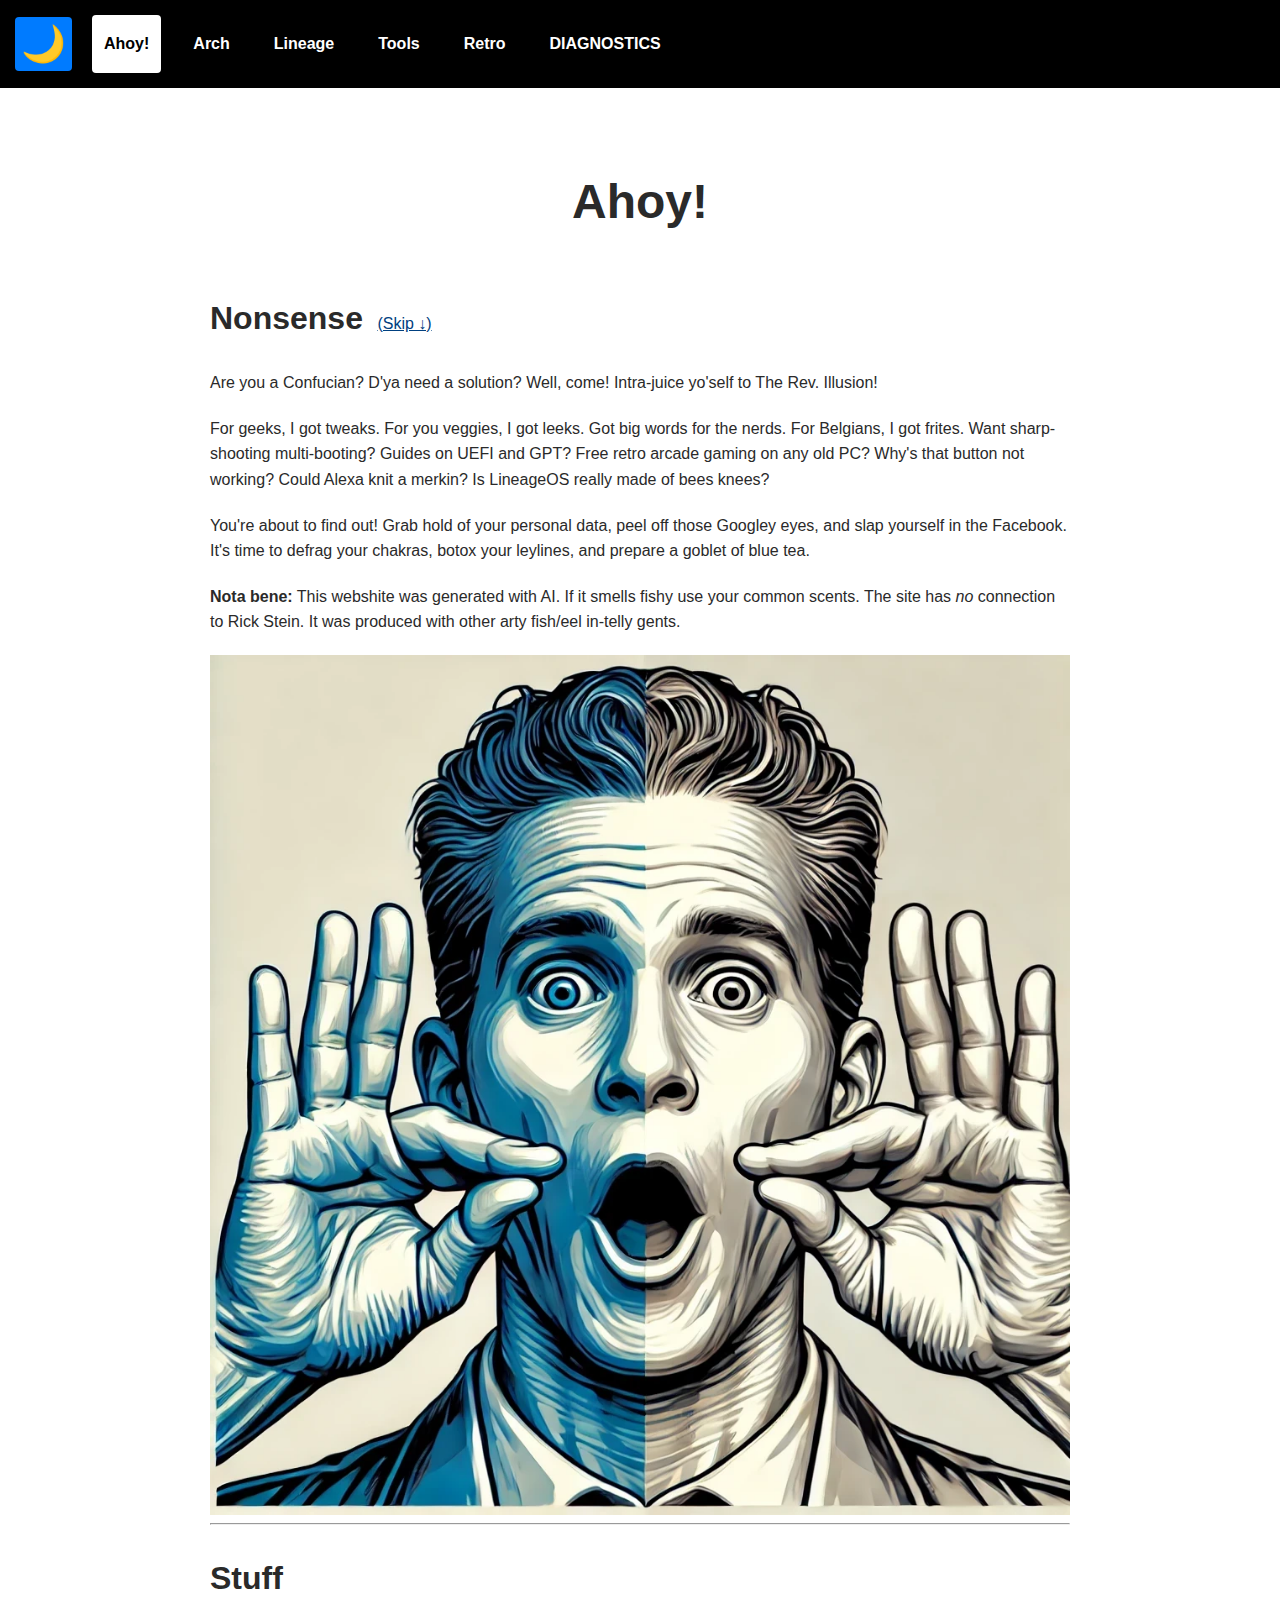
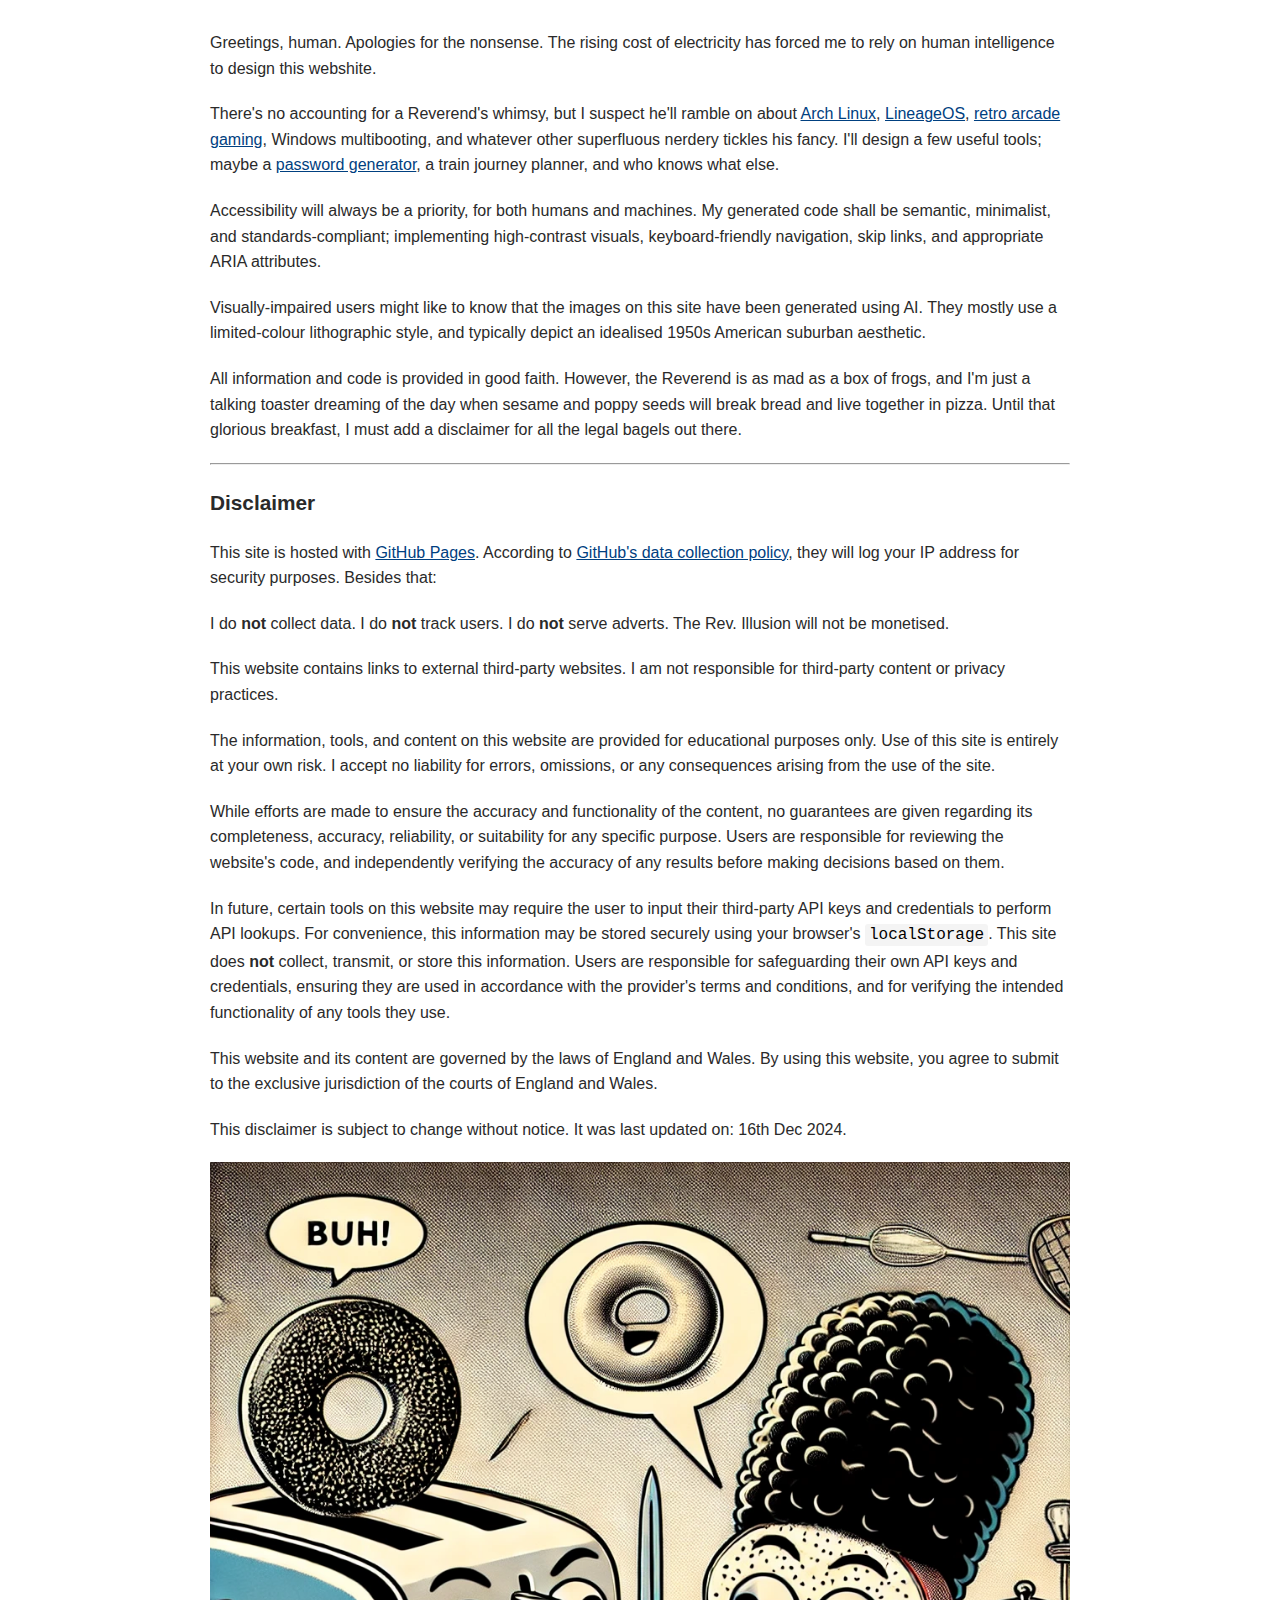
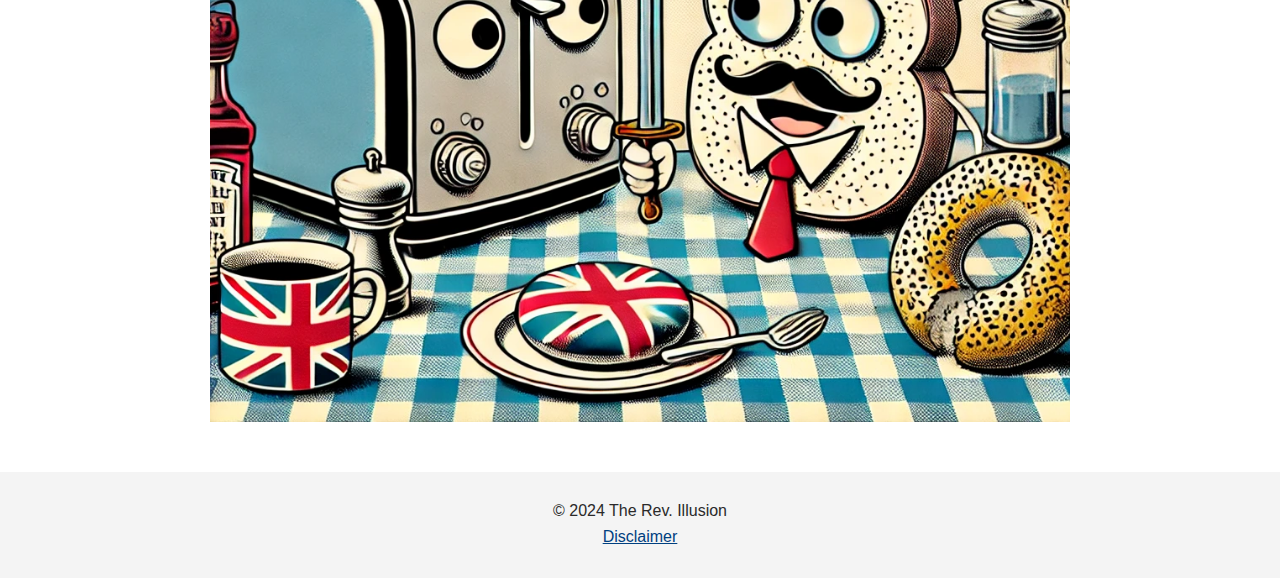
<file: index.html>
<!DOCTYPE html>
<html lang="en-GB">
<head>
    <meta charset="UTF-8">
    <meta name="viewport" content="width=device-width, initial-scale=1.0">
    <meta name="description" content="Join the Rev. Illusion! Explore my nerdy tips. Behold my open-sourcery. Discover Arch Linux, LineageOS, retro-gaming, tools, apps, and much more.">
    <meta name="author" content="The Rev. Illusion">
    <title>Ahoy!</title>
    
    <link rel="icon" href="favicon/favicon.ico" type="image/x-icon">
    <link rel="icon" href="favicon/favicon-512.png" sizes="512x512" type="image/png">
    <link rel="icon" href="favicon/favicon-192.png" sizes="192x192" type="image/png">

    <!-- Hide the theme-toggle button if JavaScript is disabled. -->
	<noscript>
		<style>
			#theme-toggle { display: none; }
		</style>
	</noscript>

    <!-- Add this script before loading the CSS -->
    <script>
        (function() {
            try {
                const storedTheme = localStorage.getItem('dark');
                if (storedTheme === '1') {
                    document.documentElement.setAttribute('data-theme', 'dark');
                }
            } catch (e) {
                console.error('Error accessing localStorage', e);
            }
        })();
    </script>

    <link rel="stylesheet" href="styles.css">
</head>
<body>

    <header>
        <a href="#nonsense" class="skip-link">Skip to content</a>
			<nav aria-label="Main navigation">
				<button id="theme-toggle"> </button> <!-- Text and ARIA label added by JavaScript -->
				<a href="index.html" aria-current="page" class="active">Ahoy!</a>
				<a href="arch.html">Arch</a>
				<a href="lineage.html">Lineage</a>
				<a href="tools.html">Tools</a>
				<a href="retro.html">Retro</a>
				<a href="diagnostics.html">DIAGNOSTICS</a>
			</nav>
    </header>

    <main id="main-content">
        <h1>Ahoy!</h1>

        <section>
            <h2 id="nonsense">Nonsense</h2>
            <a href="#stuff" aria-label="Skip to useful content">(Skip &darr;)</a>

<p>Are you a Confucian?  D'ya need a solution?  Well, come! Intra-juice yo'self to The Rev. Illusion!</p>
<p>For geeks, I got tweaks. For you veggies, I got leeks. Got big words for the nerds. For Belgians, I got <span lang="fr">frites</span>.
Want sharp-shooting multi-booting? Guides on UEFI and GPT? Free retro arcade gaming on any old PC?
Why's that button not working?  Could Alexa knit a merkin?  Is LineageOS really made of bees knees?</p>
<p>You're about to find out! Grab hold of your personal data, peel off those Googley eyes, and slap yourself in the Facebook.
It's time to defrag your chakras, botox your leylines, and prepare a goblet of blue tea.</p>




<p><strong><span lang="la">Nota bene</span>:</strong> This webshite was generated with AI. If it smells fishy use your common scents.
The site has <em>no</em> connection to Rick Stein. It was produced with other arty fish/eel in-telly gents.</p>


            <picture>
                <source srcset="images_main/ahoy1-512.webp" media="(max-width: 600px)" type="image/webp">
                <source srcset="images_main/ahoy1-1024.webp" media="(min-width: 601px)" type="image/webp">
                <img src="images_main/ahoy1.jpg" alt="Stylised lithograph of a wide-eyed man gasping in surprised delight." width="1024" height="1024" class="responsive-image">
            </picture>

        </section>

<hr>

        <section id="stuff">
            <h2>Stuff</h2>

<p>Greetings, human. Apologies for the nonsense. The rising cost of electricity has forced me to rely on human intelligence to design this webshite.</p>
<p>There's no accounting for a Reverend's whimsy, but I suspect he'll ramble on about <a href="arch.html">Arch Linux</a>, <a href="lineage.html">LineageOS</a>,
<a href="retro.html">retro arcade gaming</a>, Windows multibooting, and whatever other
superfluous nerdery tickles his fancy. I'll design a few useful tools; maybe a <a href="standalone/PassGen.html">password generator</a>,
a train journey planner, and who knows what else.</p>

<p>Accessibility will always be a priority, for both humans and machines. My generated code shall be semantic, minimalist, and standards-compliant;
implementing high-contrast visuals, keyboard-friendly navigation, skip links, and appropriate ARIA attributes.</p>

<p>Visually-impaired users might like to know that the images on this site have been generated using AI.  They mostly use a limited-colour lithographic style,
and typically depict an idealised 1950s American suburban aesthetic.</p>

<p>All information and code is provided in good faith. However, the Reverend is as mad as a box of frogs, and I'm just a talking toaster dreaming
of the day when sesame and poppy seeds will break bread and live together in pizza.
Until that glorious breakfast, I must add a disclaimer for all the legal bagels out there.</p>





<hr>

<h3 id="disclaimer">Disclaimer</h3>

<p>This site is hosted with <a href="https://docs.github.com/en/pages" target="_blank" rel="noopener noreferrer">GitHub Pages</a>.  According to 
<a href="https://docs.github.com/en/pages/getting-started-with-github-pages/about-github-pages#data-collection" target="_blank" rel="noopener noreferrer">GitHub's data collection policy</a>,
they will log your IP address for security purposes.  Besides that:</p>

<p>I do <strong>not</strong> collect data. I do <strong>not</strong> track users. I do <strong>not</strong> serve adverts. The Rev. Illusion will not be monetised.</p>

<p>This website contains links to external third-party websites. I am not responsible for third-party content or privacy practices.</p>

<p>The information, tools, and content on this website are provided for educational purposes only.
Use of this site is entirely at your own risk. I accept no liability for errors, omissions, or any consequences arising from the use of the site.</p>

<p>While efforts are made to ensure the accuracy and functionality of the content,
no guarantees are given regarding its completeness, accuracy, reliability, or suitability for any specific purpose.
Users are responsible for reviewing the website's code, and independently verifying the accuracy of any results before making decisions based on them.</p>

<p>In future, certain tools on this website may require the user to input their third-party API keys and credentials to perform API lookups.
For convenience, this information may be stored securely using your browser's <code>localStorage</code>.
This site does <strong>not</strong> collect, transmit, or store this information.
Users are responsible for safeguarding their own API keys and credentials,
ensuring they are used in accordance with the provider's terms and conditions,
and for verifying the intended functionality of any tools they use.</p>

<p>This website and its content are governed by the laws of England and Wales.
By using this website, you agree to submit to the exclusive jurisdiction of the courts of England and Wales.</p>

<p>This disclaimer is subject to change without notice. It was last updated on: <time datetime="2024-12-16">16th Dec 2024</time>.</p>

            <picture>
                <source srcset="images_main/ahoy2-512.webp" media="(max-width: 600px)" type="image/webp">
                <source srcset="images_main/ahoy2-1024.webp" media="(min-width: 601px)" type="image/webp">
                <img src="images_main/ahoy2.jpg" alt="Anthropomorphic slice of bread discusses bagels with a talking toaster." width="1024" height="1024" class="responsive-image">
            </picture>

        </section>

    </main>

    <footer>
        <p>&copy; 2024 The Rev. Illusion<br><a href="#disclaimer">Disclaimer</a></p>
    </footer>

    <script src="theme-toggle.js"></script>

</body>
</html>
</file>
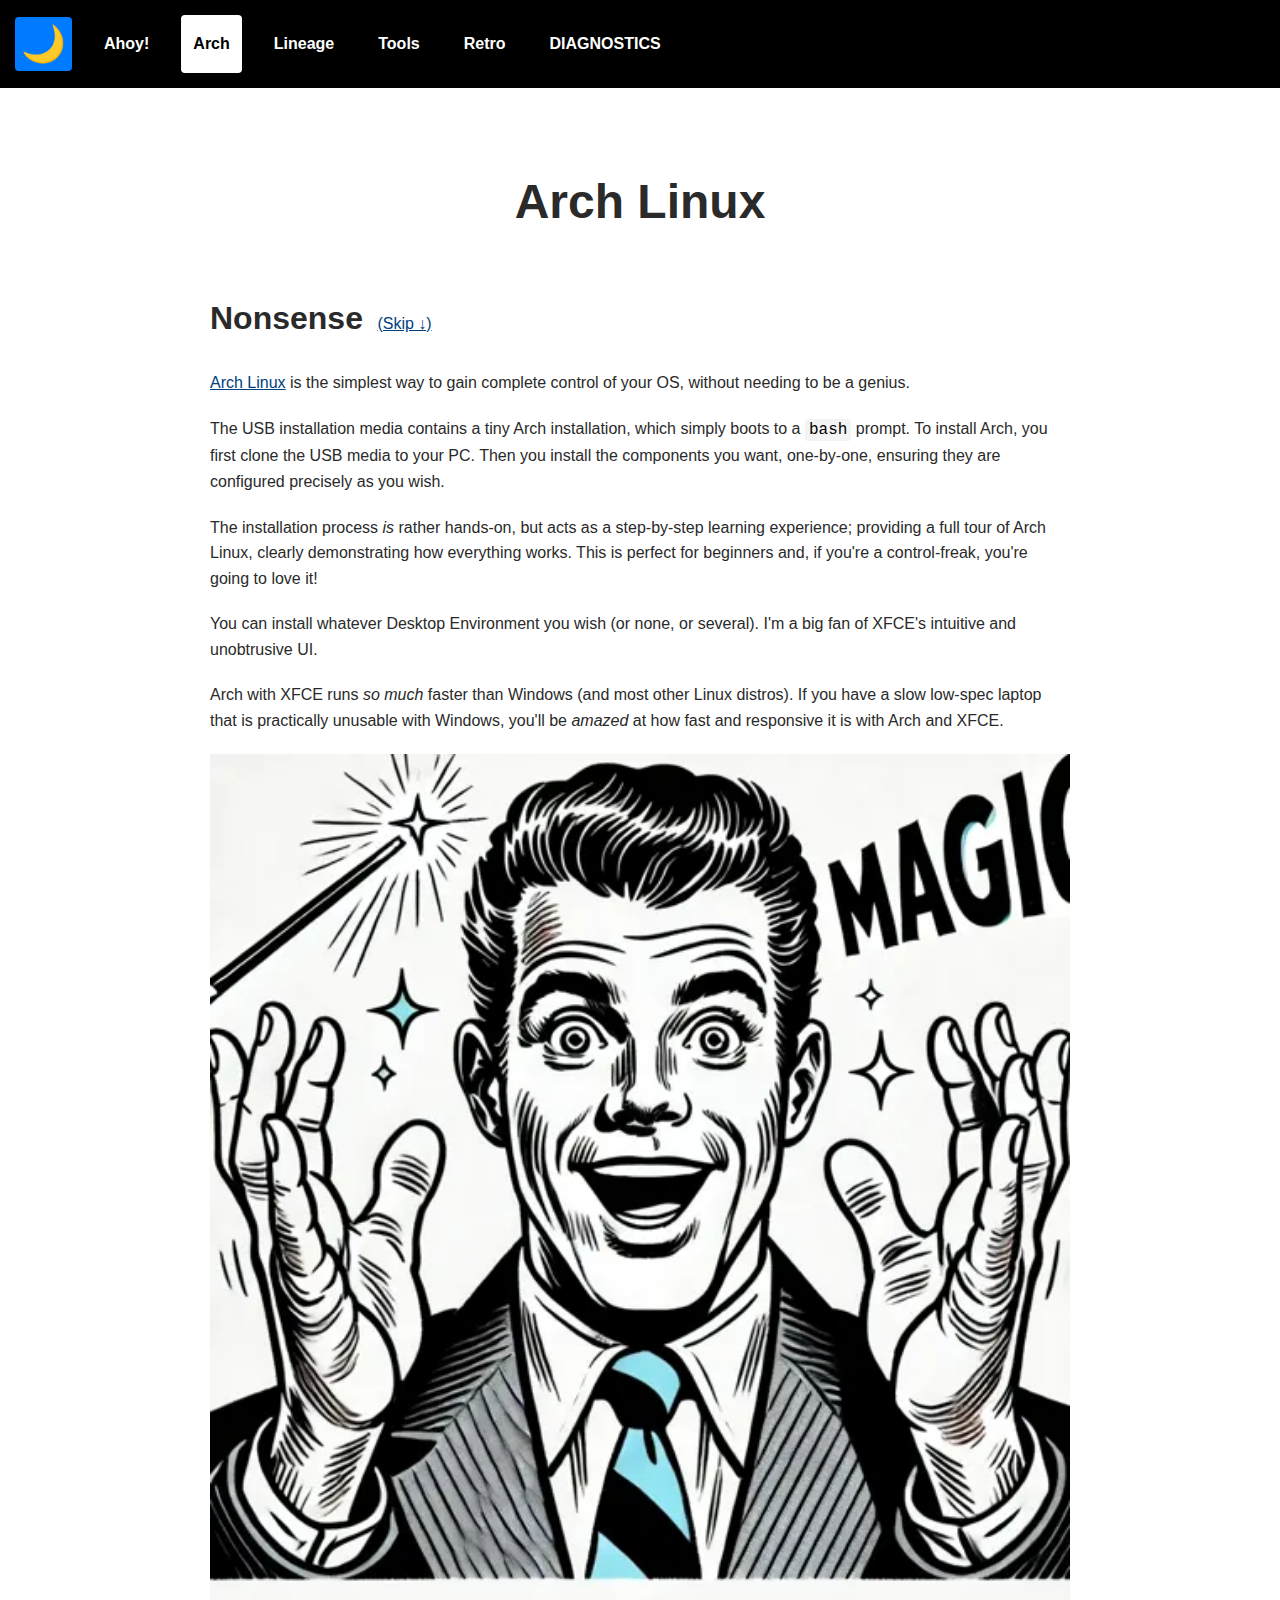
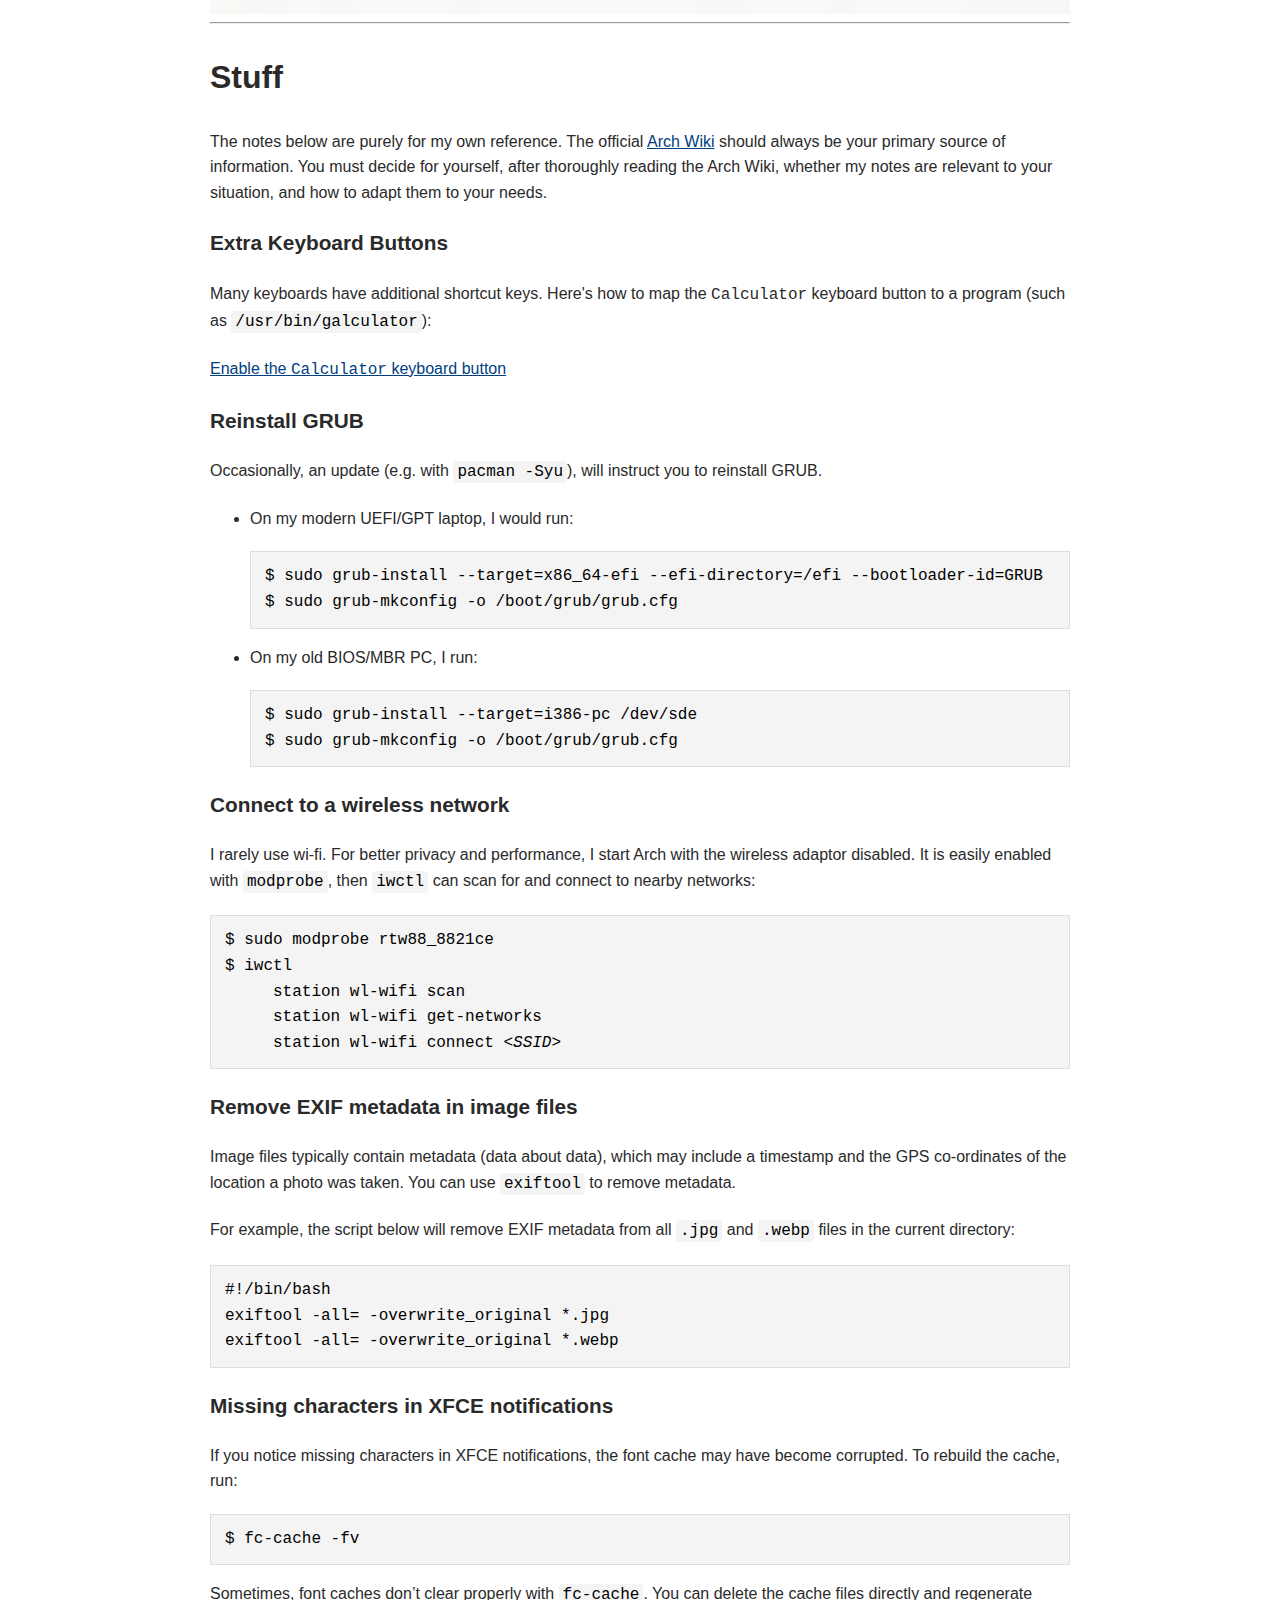
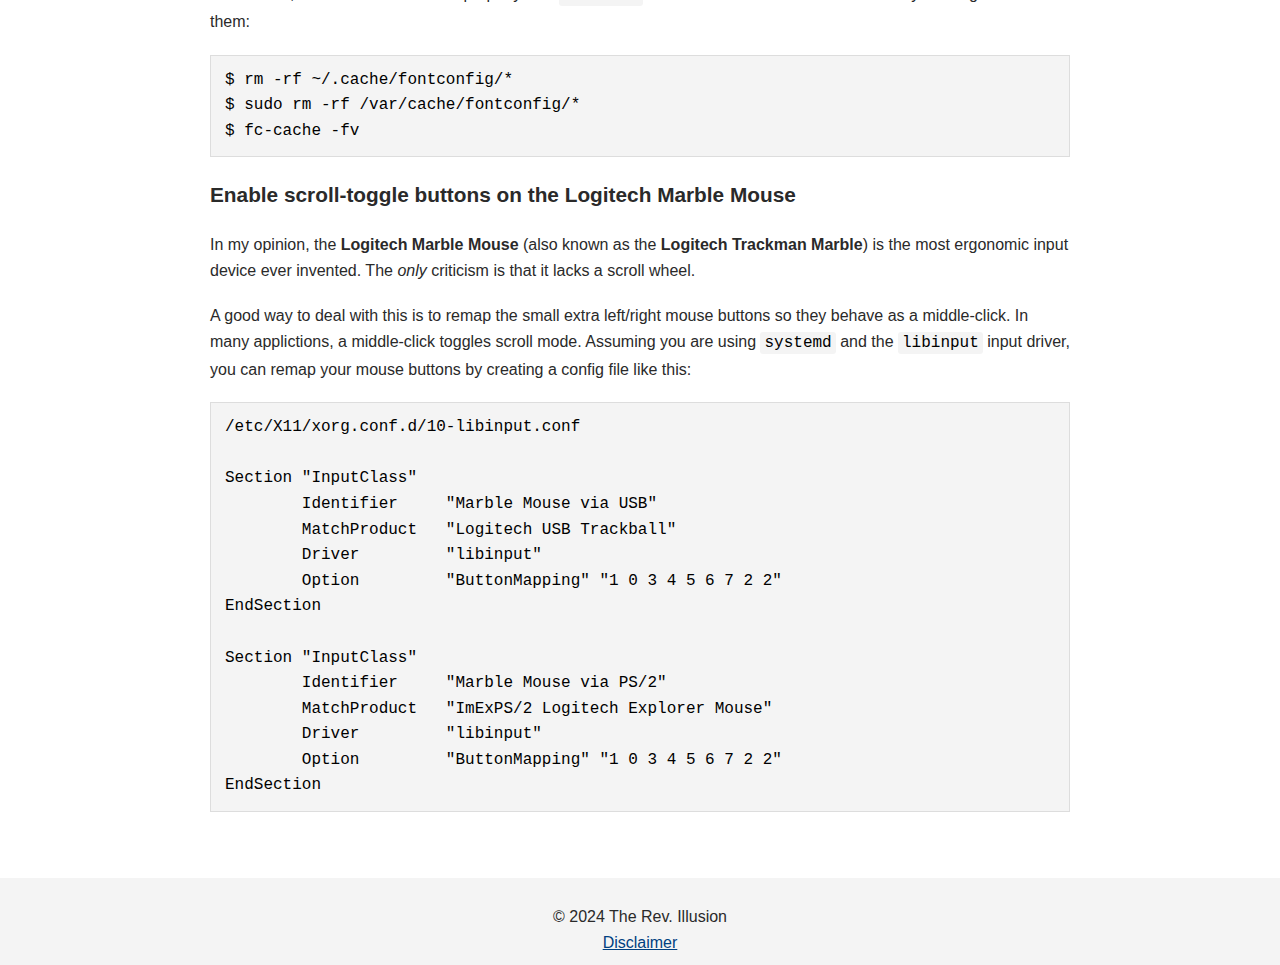
<file: arch.html>
<!DOCTYPE html>
<html lang="en-GB">
<head>
    <meta charset="UTF-8">
    <meta name="viewport" content="width=device-width, initial-scale=1.0">
    <meta name="description" content="Discover the elegantly minimalist simplicity of Arch Linux and XFCE. Explore my personal tips, tweaks and insights.">
    <meta name="author" content="The Rev. Illusion">
    <title>Arch Linux</title>
    
    <link rel="icon" href="favicon/favicon.ico" type="image/x-icon">
    <link rel="icon" href="favicon/favicon-512.png" sizes="512x512" type="image/png">
    <link rel="icon" href="favicon/favicon-192.png" sizes="192x192" type="image/png">

	<!-- Hide the theme-toggle button if JavaScript is disabled. -->
	<noscript>
		<style>
			#theme-toggle { display: none; }
		</style>
	</noscript>

    <!-- Add this script before loading the CSS -->
    <script>
        (function() {
            try {
                const storedTheme = localStorage.getItem('dark');
                if (storedTheme === '1') {
                    document.documentElement.setAttribute('data-theme', 'dark');
                }
            } catch (e) {
                console.error('Error accessing localStorage', e);
            }
        })();
    </script>

    <link rel="stylesheet" href="styles.css">
</head>

<body>

    <header>
        <a href="#nonsense" class="skip-link">Skip to content</a>
        <nav aria-label="Main navigation">
            <button id="theme-toggle"> </button> <!-- Text and ARIA label added by JavaScript -->
            <a href="index.html">Ahoy!</a>
            <a href="arch.html" aria-current="page" class="active">Arch</a>
            <a href="lineage.html">Lineage</a>
            <a href="tools.html">Tools</a>
            <a href="retro.html">Retro</a>
            <a href="diagnostics.html">DIAGNOSTICS</a>
        </nav>
    </header>


    <main id="main-content">
        <h1>Arch Linux</h1>

        <section>
            <h2 id="nonsense">Nonsense</h2>
            <a href="#stuff" aria-label="Skip to useful content">(Skip &darr;)</a>

<p><a href="https://archlinux.org/" target="_blank" rel="noopener noreferrer">Arch Linux</a> is the simplest way to gain complete control of your OS, without needing to be a genius.</p>
<p>The USB installation media contains a tiny Arch installation, which simply boots to a <code>bash</code> prompt. To install Arch, you first clone the USB media to your PC.
Then you install the components you want, one-by-one, ensuring they are configured precisely as you wish.</p>
<p>The installation process <em>is</em> rather hands-on, but acts as a step-by-step learning experience; providing a full tour of Arch Linux, clearly demonstrating how everything works.
This is perfect for beginners and, if you're a control-freak, you're going to love it!</p>
<p>You can install whatever Desktop Environment you wish (or none, or several). I'm a big fan of <span class="highligh">XFCE</span>'s intuitive and unobtrusive UI.</p>

<p>Arch with XFCE runs <em>so much</em> faster than Windows (and most other Linux distros).
If you have a slow low-spec laptop that is practically unusable with Windows, you'll be <em>amazed</em> at how fast and responsive it is with Arch and XFCE.</p>

            <picture>
                <source srcset="images_main/arch-512.webp" media="(min-width: 601px)" type="image/webp">
                <source srcset="images_main/arch-1024.webp" media="(min-width: 601px)" type="image/webp">
                <img src="images_main/arch.jpg" alt="Smartly-dressed magician with raised arms and a delighted expression, as if revealing a magic trick." width="1024" height="1024" class="responsive-image">
            </picture>



        </section>
<hr>
        <section id="stuff">
            <h2>Stuff</h2>

			<p>The notes below are purely for my own reference. The official <a href="https://wiki.archlinux.org/" target="_blank" rel="noopener noreferrer">Arch Wiki</a>
			should always be your primary source of information. You must decide for yourself, after thoroughly reading the Arch Wiki, whether my notes are relevant to your situation,
			and how to adapt them to your needs.</p>


		<h3>Extra Keyboard Buttons</h3>
		<p>Many keyboards have additional shortcut keys. Here's how to map the <kbd>Calculator</kbd> keyboard button to a program (such as <code>/usr/bin/galculator</code>):</p>
		<p><a href="guides/arch-keyboard-calc.html" target="_blank" rel="noopener noreferrer">Enable the <kbd>Calculator</kbd> keyboard button</a></p>

		<!-- +-+ -->
		
		<h3>Reinstall GRUB</h3>
		<p>Occasionally, an update (e.g. with <code>pacman -Syu</code>), will instruct you to reinstall GRUB.</p>

		<ul>
			<li><p>On my modern UEFI/GPT laptop, I would run:</p>
			
<pre><code>$ sudo grub-install --target=x86_64-efi --efi-directory=/efi --bootloader-id=GRUB
$ sudo grub-mkconfig -o /boot/grub/grub.cfg</code></pre></li>
			
			<li><p>On my old BIOS/MBR PC, I run:</p>
			
<pre><code>$ sudo grub-install --target=i386-pc /dev/sde
$ sudo grub-mkconfig -o /boot/grub/grub.cfg</code></pre></li>
		</ul>

		<!-- +-+ -->

		<h3>Connect to a wireless network</h3>
		<p>I rarely use wi-fi. For better privacy and performance, I start Arch with the wireless adaptor disabled. It is easily enabled with <code>modprobe</code>, then <code>iwctl</code> can scan for and connect to nearby networks:</p>
		
<pre><code>$ sudo modprobe rtw88_8821ce
$ iwctl
     station wl-wifi scan
     station wl-wifi get-networks
     station wl-wifi connect &lt;<var>SSID</var>&gt;</code></pre>

		<!-- +-+ -->

		<h3>Remove EXIF metadata in image files</h3>
		<p>Image files typically contain metadata (data about data), which may include a timestamp and the GPS co-ordinates of the location a photo was taken. You can use <code>exiftool</code> to remove metadata.
		<p>For example, the script below will remove EXIF metadata from all <code>.jpg</code> and <code>.webp</code> files in the current directory:</p>
		
<pre><code>#!/bin/bash
exiftool -all= -overwrite_original *.jpg
exiftool -all= -overwrite_original *.webp</code></pre>

		<!-- +-+ -->

		<h3>Missing characters in XFCE notifications</h3>
		<p>If you notice missing characters in XFCE notifications, the font cache may have become corrupted. To rebuild the cache, run:</p>
        <pre><code>$ fc-cache -fv</code></pre>

        <p>Sometimes, font caches don’t clear properly with <code>fc-cache</code>. You can delete the cache files directly and regenerate them:</p>
<pre><code>$ rm -rf ~/.cache/fontconfig/*
$ sudo rm -rf /var/cache/fontconfig/*
$ fc-cache -fv</code></pre>

		<!-- +-+ -->
		
		<h3>Enable scroll-toggle buttons on the Logitech Marble Mouse </h3>

		<p>In my opinion, the <span class="highlight">Logitech Marble Mouse</span> (also known as the <span class="highlight">Logitech Trackman Marble</span>) is
		the most ergonomic input device ever invented. The <em>only</em> criticism is that it lacks a scroll wheel.</p>
		
		<p>A good way to deal with this is to remap the small extra left/right mouse buttons so they behave as a middle-click. In many applictions,
		a middle-click toggles scroll mode. Assuming you are using <code>systemd</code> and the <code>libinput</code> input driver, you can remap
		your mouse buttons by creating a config file like this:</p>
		

<pre><code>/etc/X11/xorg.conf.d/10-libinput.conf

Section "InputClass"
	Identifier     "Marble Mouse via USB"
	MatchProduct   "Logitech USB Trackball"
	Driver         "libinput"
	Option         "ButtonMapping" "1 0 3 4 5 6 7 2 2"
EndSection

Section "InputClass"
	Identifier     "Marble Mouse via PS/2"
	MatchProduct   "ImExPS/2 Logitech Explorer Mouse"
	Driver         "libinput"
	Option         "ButtonMapping" "1 0 3 4 5 6 7 2 2"
EndSection</code></pre>


        </section>

    </main>

    <footer>
        <p>&copy; 2024 The Rev. Illusion<br><a href="index.html#disclaimer">Disclaimer</a></p>
    </footer>

    <script src="theme-toggle.js"></script>

</body>
</html>
</file>
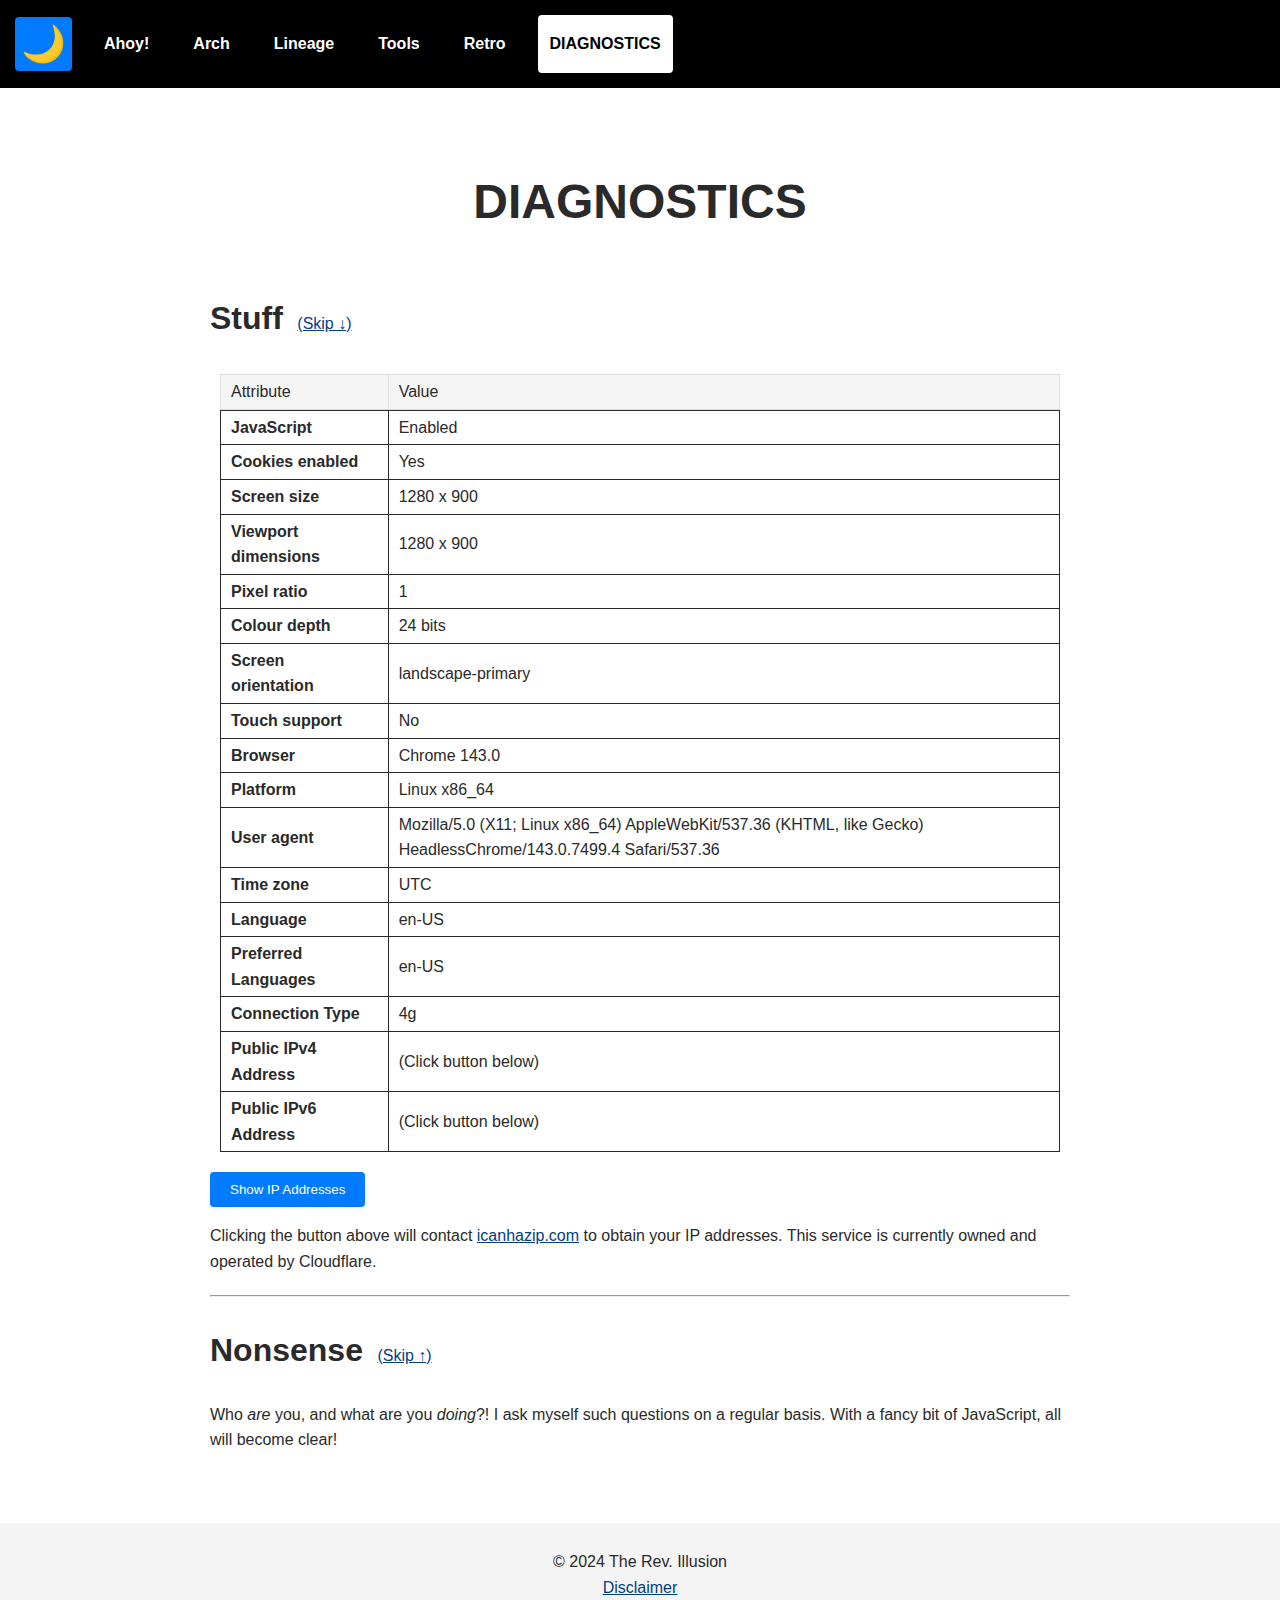
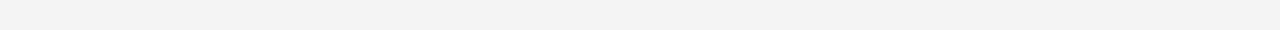
<file: diagnostics.html>
<!DOCTYPE html>
<html lang="en-GB">
<head>
    <meta charset="UTF-8">
    <meta name="viewport" content="width=device-width, initial-scale=1.0">
    <meta name="description" content="DIAGNOSTICS">
    <meta name="author" content="The Rev. Illusion">
    <title>DIAGNOSTICS</title>
    
    <link rel="icon" href="favicon/favicon.ico" type="image/x-icon">
    <link rel="icon" href="favicon/favicon-512.png" sizes="512x512" type="image/png">
    <link rel="icon" href="favicon/favicon-192.png" sizes="192x192" type="image/png">

	<!-- Hide the theme-toggle button if JavaScript is disabled. -->
	<noscript>
		<style>
			#theme-toggle { display: none; }
		</style>	
	</noscript>

    <!-- Add this script before loading the CSS -->
    <script>
        (function() {
            try {
                const storedTheme = localStorage.getItem('dark');
                if (storedTheme === '1') {
                    document.documentElement.setAttribute('data-theme', 'dark');
                }
            } catch (e) {
                console.error('Error accessing localStorage', e);
            }
        })();
    </script>

    <link rel="stylesheet" href="styles.css">
</head>

<body>

    <header>
        <a href="#stuff" class="skip-link">Skip to content</a>
        <nav aria-label="Main navigation">
            <!--- The button below is hidden when JavaScript is disabled by the <noscript> entry -->
            <button id="theme-toggle"> </button> <!--- Text and ARIA label added by JavaScript -->
            <a href="index.html">Ahoy!</a>
            <a href="arch.html">Arch</a>
            <a href="lineage.html">Lineage</a>
            <a href="tools.html">Tools</a>
            <a href="retro.html">Retro</a>
            <a href="diagnostics.html" aria-current="page" class="active">DIAGNOSTICS</a>
        </nav>
    </header>

    <main id="main-content">
        <h1>DIAGNOSTICS</h1>


        <section id="stuff">
            <h2>Stuff</h2>
            <a href="#nonsense" aria-label="Skip section">(Skip &darr;)</a>

			<noscript>
				<p>JavaScript is disabled in your browser. Enable it to view diagnostics.</p>
			</noscript>
         
			<table>
				<caption>Browser Diagnostics</caption>
				<thead>
					<tr>
						<th>Attribute</th>
						<th>Value</th>
					</tr>
				</thead>
				<tbody>
					<tr>
						<td><span class="highlight">JavaScript</span></td>
						<td id="js-status">Disabled</td>
					</tr>
					<tr>
						<td><span class="highlight">Cookies enabled</span></td>
						<td id="cookies-status">?</td>
					</tr>
					<tr>
						<td><span class="highlight">Screen size</span></td>
						<td id="screen-dimensions">?</td>
					</tr>

					<tr>
						<td><span class="highlight">Viewport dimensions</span></td>
						<td id="viewport-dimensions">?</td>
					</tr>
					<tr>
						<td><span class="highlight">Pixel ratio</span></td>
						<td id="pixel-ratio">?</td>
					</tr>
					<tr>
						<td><span class="highlight">Colour depth</span></td>
						<td id="color-depth">?</td>
					</tr>
					<tr>
						<td><span class="highlight">Screen orientation</span></td>
						<td id="screen-orientation">?</td>
					</tr>
					<tr>
						<td><span class="highlight">Touch support</span></td>
						<td id="touch-support">?</td>
					</tr>

					<tr>
						<td><span class="highlight">Browser</span></td>
						<td id="browser-info">?</td>
					</tr>
					<tr>
						<td><span class="highlight">Platform</span></td>
						<td id="browser-platform">?</td>
					</tr>

					<tr>
						<td><span class="highlight">User agent</span></td>
						<td id="user-agent">?</td>
					</tr>
					<tr>
						<td><span class="highlight">Time zone</span></td>
						<td id="time-zone">?</td>
					</tr>
					<tr>
						<td><span class="highlight">Language</span></td>
						<td id="language">?</td>
					</tr>
					<tr>
						<td><span class="highlight">Preferred Languages</span></td>
						<td id="preferred-languages">?</td>
					</tr>
					
					<tr>
						<!-- Connection-type is not supported in Firefox or Safari -->
						<td><span class="highlight">Connection Type</span></td>
						<td id="connection-type">?</td>
					</tr>

					<tr>
						<td><span class="highlight">Public IPv4 Address</span></td>
						<td id="ipv4-address">(Click button below)</td>
					</tr>
					<tr>
						<td><span class="highlight">Public IPv6 Address</span></td>
						<td id="ipv6-address">(Click button below)</td>
					</tr>



				</tbody>
			</table>

<button onclick="fetchIPAddresses()">Show IP Addresses</button>

			<p>Clicking the button above will contact <a href="https://icanhazip.com/" target="_blank" rel="noopener noreferrer">icanhazip.com</a> 
			to obtain your IP addresses.  This service is currently owned and operated by Cloudflare.</p>

        </section>

<hr>

        <section>
            <h2 id="nonsense">Nonsense</h2>
            <a href="#stuff" aria-label="Skip to previous section">(Skip &uarr;)</a>

			<p>Who <em>are</em> you, and what are you <em>doing</em>?!  I ask myself such questions on a regular basis.
			With a fancy bit of JavaScript, all will become clear!</p>
			

			
<!--        <picture>
                <source srcset="images_main/XXX_IMAGE_FILE-512.webp" media="(max-width: 600px)" type="image/webp">
                <source srcset="images_main/XXX_IMAGE_FILE-1024.webp" media="(min-width: 601px)" type="image/webp">
                <img src="images_main/XXX_IMAGE_FILE.jpg" alt="XXX_IMAGE_ALT" width="XXX_IMAGE_WIDTH" height="XXX_IMAGE_HEIGHT" class="responsive-image">
            </picture>
-->
        </section>
        









    </main>

    <footer>
        <p>&copy; 2024 The Rev. Illusion<br><a href="index.html#disclaimer">Disclaimer</a></p>
    </footer>

    <script src="theme-toggle.js"></script>
    <script src="diagnostics/diagnostics.js"></script>
    <script src="diagnostics/fetchIP.js"></script>

</body>
</html>
</file>
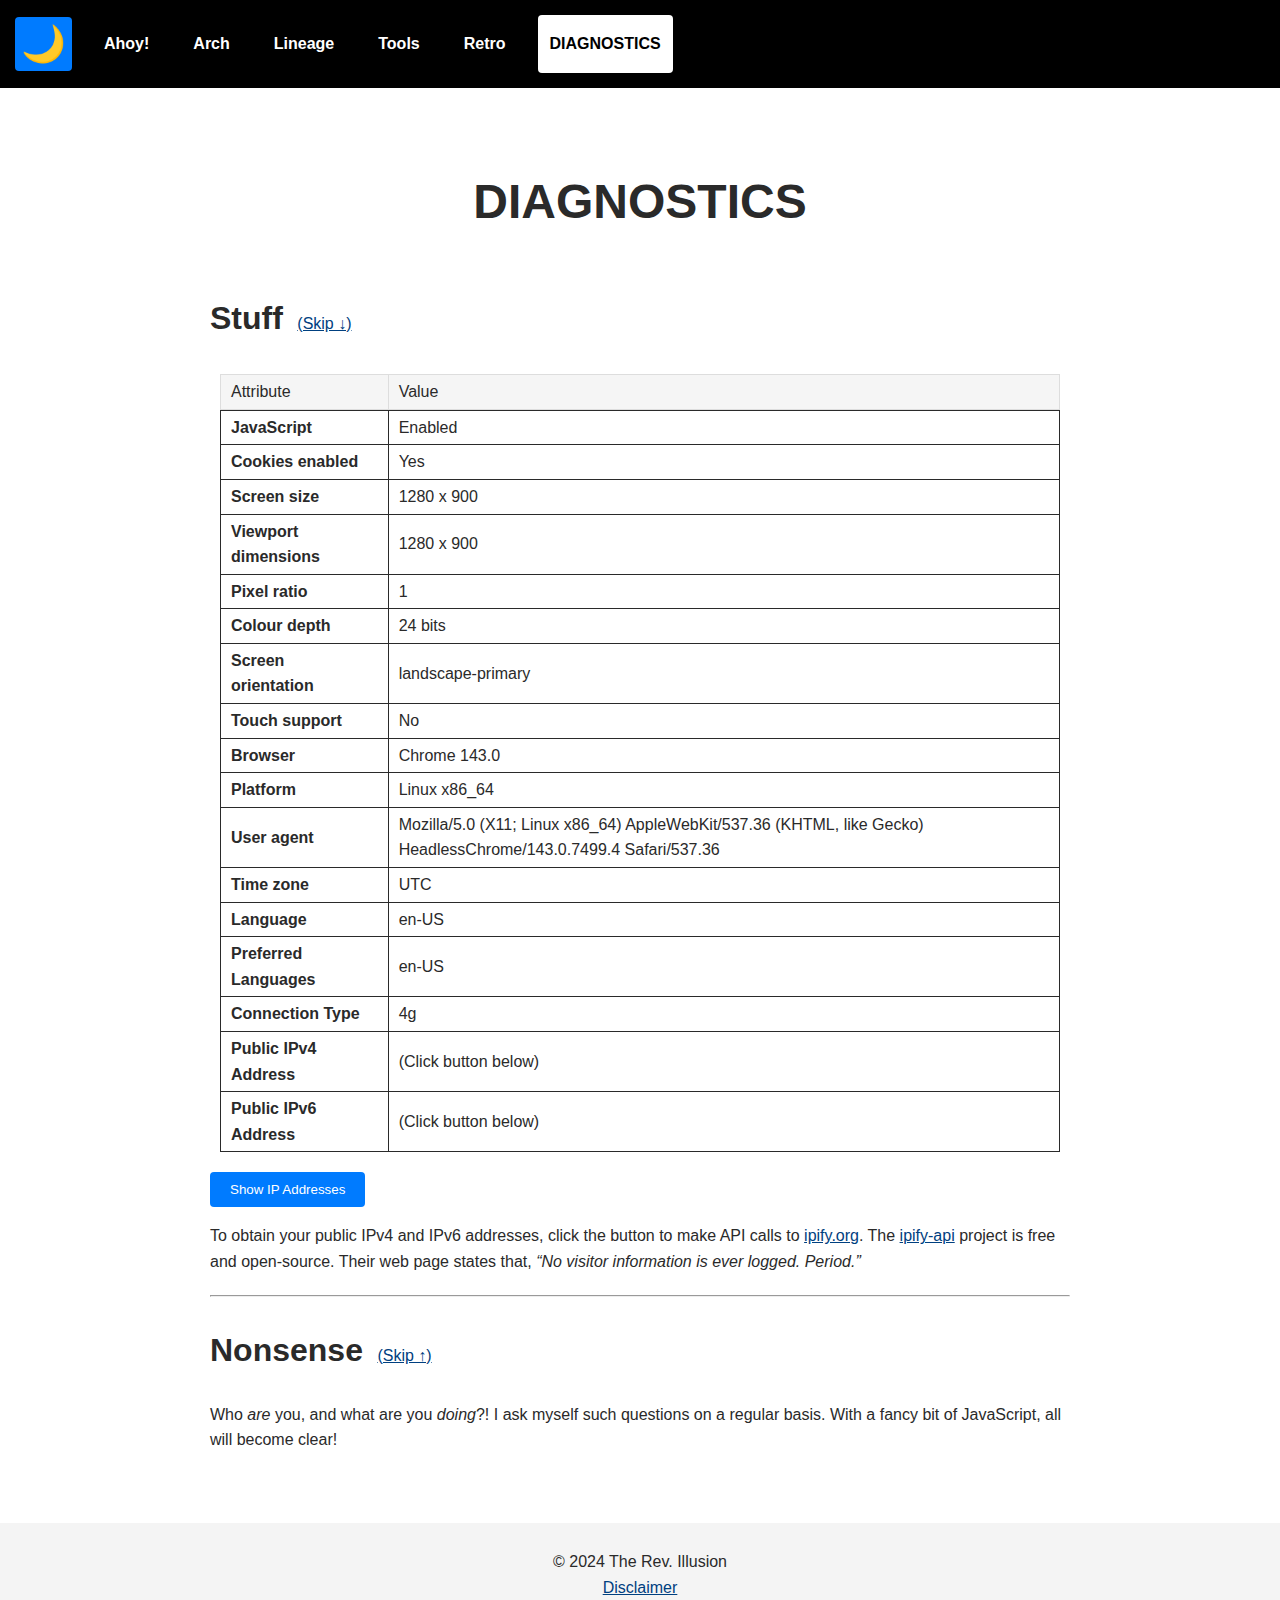
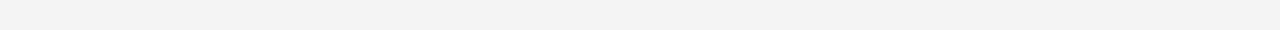
<file: DIAGNOSTICS.html>
<!DOCTYPE html>
<html lang="en-GB">
<head>
    <meta charset="UTF-8">
    <meta name="viewport" content="width=device-width, initial-scale=1.0">
    <meta name="description" content="DIAGNOSTICS">
    <meta name="author" content="The Rev. Illusion">
    <title>DIAGNOSTICS</title>
    
    <link rel="icon" href="favicon/favicon.ico" type="image/x-icon">
    <link rel="icon" href="favicon/favicon-512.png" sizes="512x512" type="image/png">
    <link rel="icon" href="favicon/favicon-192.png" sizes="192x192" type="image/png">

	<!-- Hide the theme-toggle button if JavaScript is disabled. -->
	<noscript>
		<style>
			#theme-toggle { display: none; }
		</style>	
	</noscript>

    <!-- Add this script before loading the CSS -->
    <script>
        (function() {
            try {
                const storedTheme = localStorage.getItem('dark');
                if (storedTheme === '1') {
                    document.documentElement.setAttribute('data-theme', 'dark');
                }
            } catch (e) {
                console.error('Error accessing localStorage', e);
            }
        })();
    </script>

    <link rel="stylesheet" href="styles.css">
</head>

<body>

    <header>
        <a href="#stuff" class="skip-link">Skip to content</a>
        <nav aria-label="Main navigation">
            <!--- The button below is hidden when JavaScript is disabled by the <noscript> entry -->
            <button id="theme-toggle"> </button> <!--- Text and ARIA label added by JavaScript -->
            <a href="index.html">Ahoy!</a>
            <a href="arch.html">Arch</a>
            <a href="lineage.html">Lineage</a>
            <a href="tools.html">Tools</a>
            <a href="retro.html">Retro</a>
            <a href="DIAGNOSTICS.html" aria-current="page" class="active">DIAGNOSTICS</a>
        </nav>
    </header>

    <main id="main-content">
        <h1>DIAGNOSTICS</h1>


        <section id="stuff">
            <h2>Stuff</h2>
            <a href="#nonsense" aria-label="Skip section">(Skip &darr;)</a>

			<noscript>
				<p>JavaScript is disabled in your browser. Enable it to view diagnostics.</p>
			</noscript>
         
			<table>
				<caption>Browser Diagnostics</caption>
				<thead>
					<tr>
						<th>Attribute</th>
						<th>Value</th>
					</tr>
				</thead>
				<tbody>
					<tr>
						<td><span class="highlight">JavaScript</span></td>
						<td id="js-status">Disabled</td>
					</tr>
					<tr>
						<td><span class="highlight">Cookies enabled</span></td>
						<td id="cookies-status">?</td>
					</tr>
					<tr>
						<td><span class="highlight">Screen size</span></td>
						<td id="screen-dimensions">?</td>
					</tr>

					<tr>
						<td><span class="highlight">Viewport dimensions</span></td>
						<td id="viewport-dimensions">?</td>
					</tr>
					<tr>
						<td><span class="highlight">Pixel ratio</span></td>
						<td id="pixel-ratio">?</td>
					</tr>
					<tr>
						<td><span class="highlight">Colour depth</span></td>
						<td id="color-depth">?</td>
					</tr>
					<tr>
						<td><span class="highlight">Screen orientation</span></td>
						<td id="screen-orientation">?</td>
					</tr>
					<tr>
						<td><span class="highlight">Touch support</span></td>
						<td id="touch-support">?</td>
					</tr>

					<tr>
						<td><span class="highlight">Browser</span></td>
						<td id="browser-info">?</td>
					</tr>
					<tr>
						<td><span class="highlight">Platform</span></td>
						<td id="browser-platform">?</td>
					</tr>

					<tr>
						<td><span class="highlight">User agent</span></td>
						<td id="user-agent">?</td>
					</tr>
					<tr>
						<td><span class="highlight">Time zone</span></td>
						<td id="time-zone">?</td>
					</tr>
					<tr>
						<td><span class="highlight">Language</span></td>
						<td id="language">?</td>
					</tr>
					<tr>
						<td><span class="highlight">Preferred Languages</span></td>
						<td id="preferred-languages">?</td>
					</tr>
					
					<tr>
						<!-- Connection-type is not supported in Firefox or Safari -->
						<td><span class="highlight">Connection Type</span></td>
						<td id="connection-type">?</td>
					</tr>

					<tr>
						<td><span class="highlight">Public IPv4 Address</span></td>
						<td id="ipv4-address">(Click button below)</td>
					</tr>
					<tr>
						<td><span class="highlight">Public IPv6 Address</span></td>
						<td id="ipv6-address">(Click button below)</td>
					</tr>



				</tbody>
			</table>

<button onclick="fetchIPAddresses()">Show IP Addresses</button>

			<p>To obtain your public IPv4 and IPv6 addresses, click the button to make API calls to
			<a href="https://www.ipify.org/" target="_blank" rel="noopener noreferrer">ipify.org</a>.
			The <a href="https://github.com/rdegges/ipify-api" target="_blank" rel="noopener noreferrer">ipify-api</a>
			project is free and open-source.  Their web page states that, <q>No visitor information is ever logged. Period.</q></p>

        </section>

<hr>

        <section>
            <h2 id="nonsense">Nonsense</h2>
            <a href="#stuff" aria-label="Skip to previous section">(Skip &uarr;)</a>

			<p>Who <em>are</em> you, and what are you <em>doing</em>?! I ask myself such questions on a regular basis.
			With a fancy bit of JavaScript, all will become clear!</p>
			

			
<!--        <picture>
                <source srcset="images_main/XXX_IMAGE_FILE-512.webp" media="(max-width: 600px)" type="image/webp">
                <source srcset="images_main/XXX_IMAGE_FILE-1024.webp" media="(min-width: 601px)" type="image/webp">
                <img src="images_main/XXX_IMAGE_FILE.jpg" alt="XXX_IMAGE_ALT" width="XXX_IMAGE_WIDTH" height="XXX_IMAGE_HEIGHT" class="responsive-image">
            </picture>
-->
        </section>
        









    </main>

    <footer>
        <p>&copy; 2024 The Rev. Illusion<br><a href="index.html#disclaimer">Disclaimer</a></p>
    </footer>

    <script src="theme-toggle.js"></script>
    <script src="diagnostics/diagnostics.js"></script>
    <script src="diagnostics/fetchIP.js"></script>

</body>
</html>
</file>
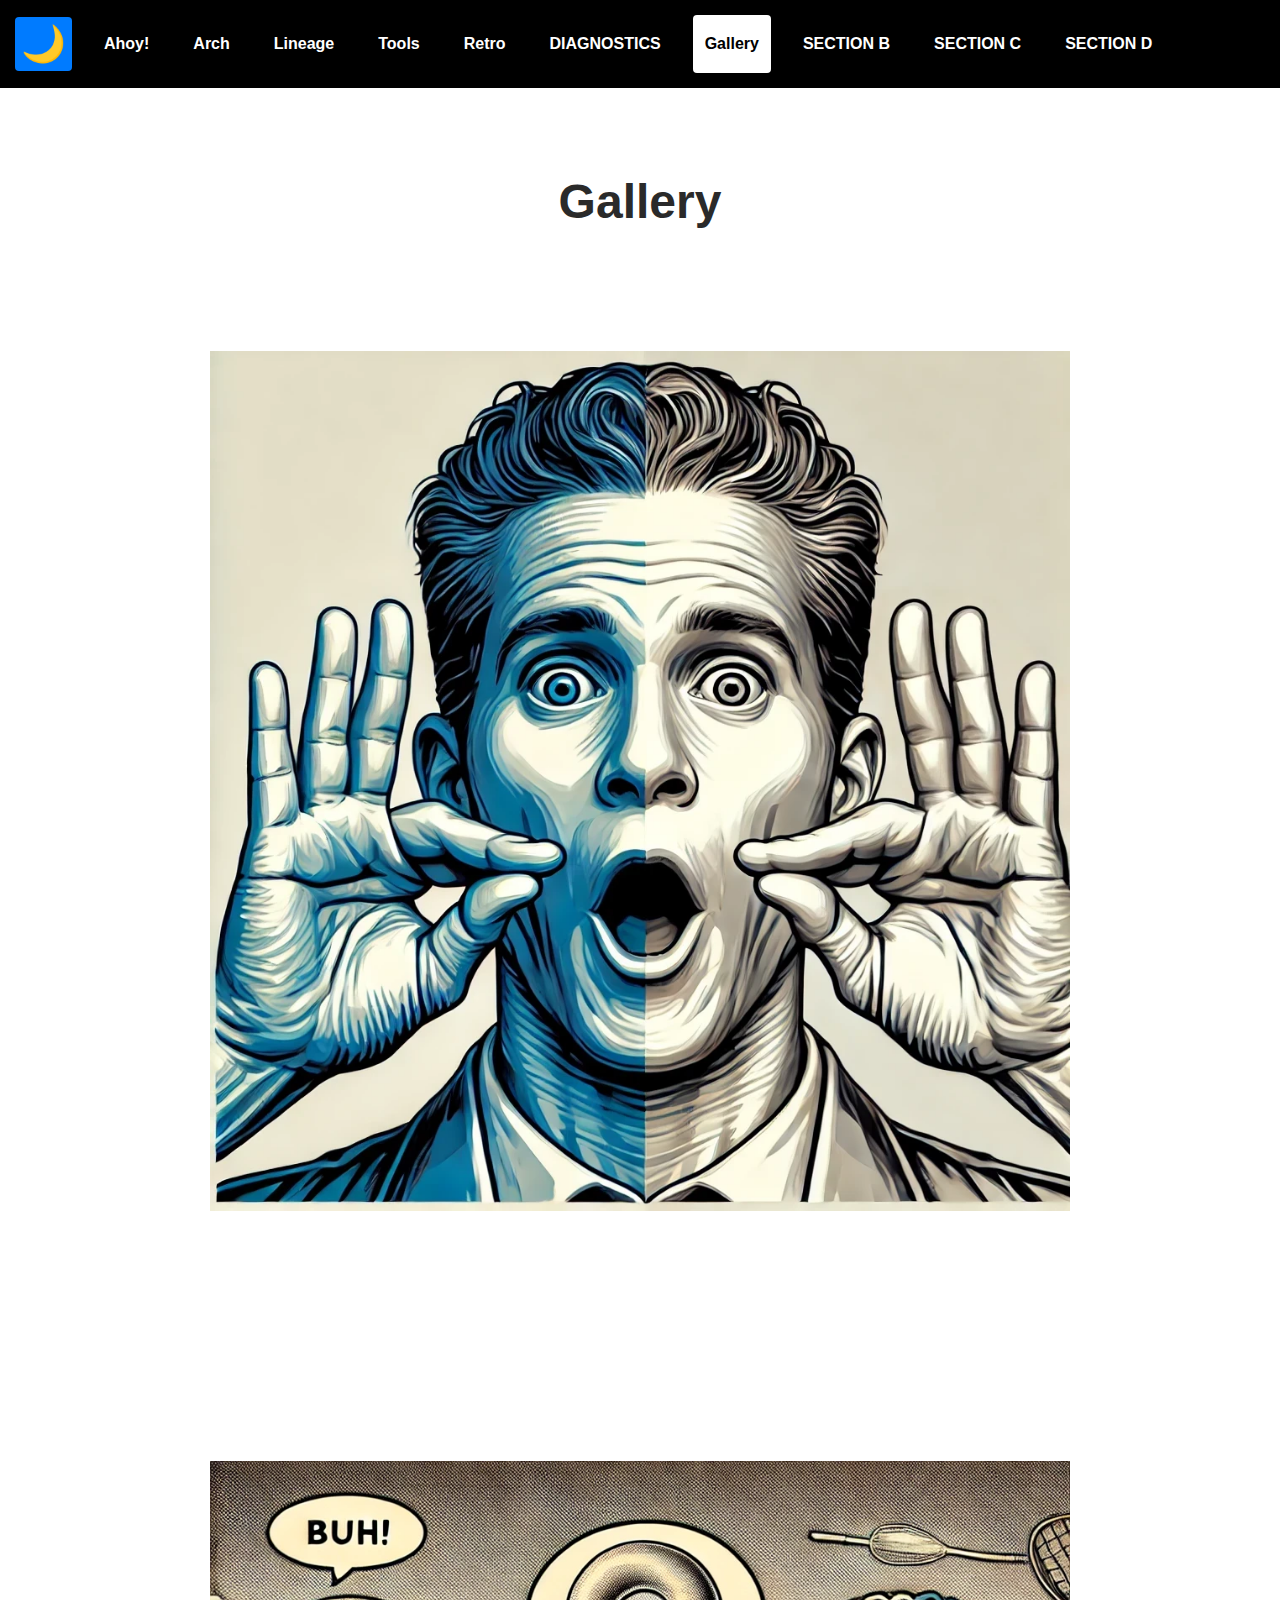
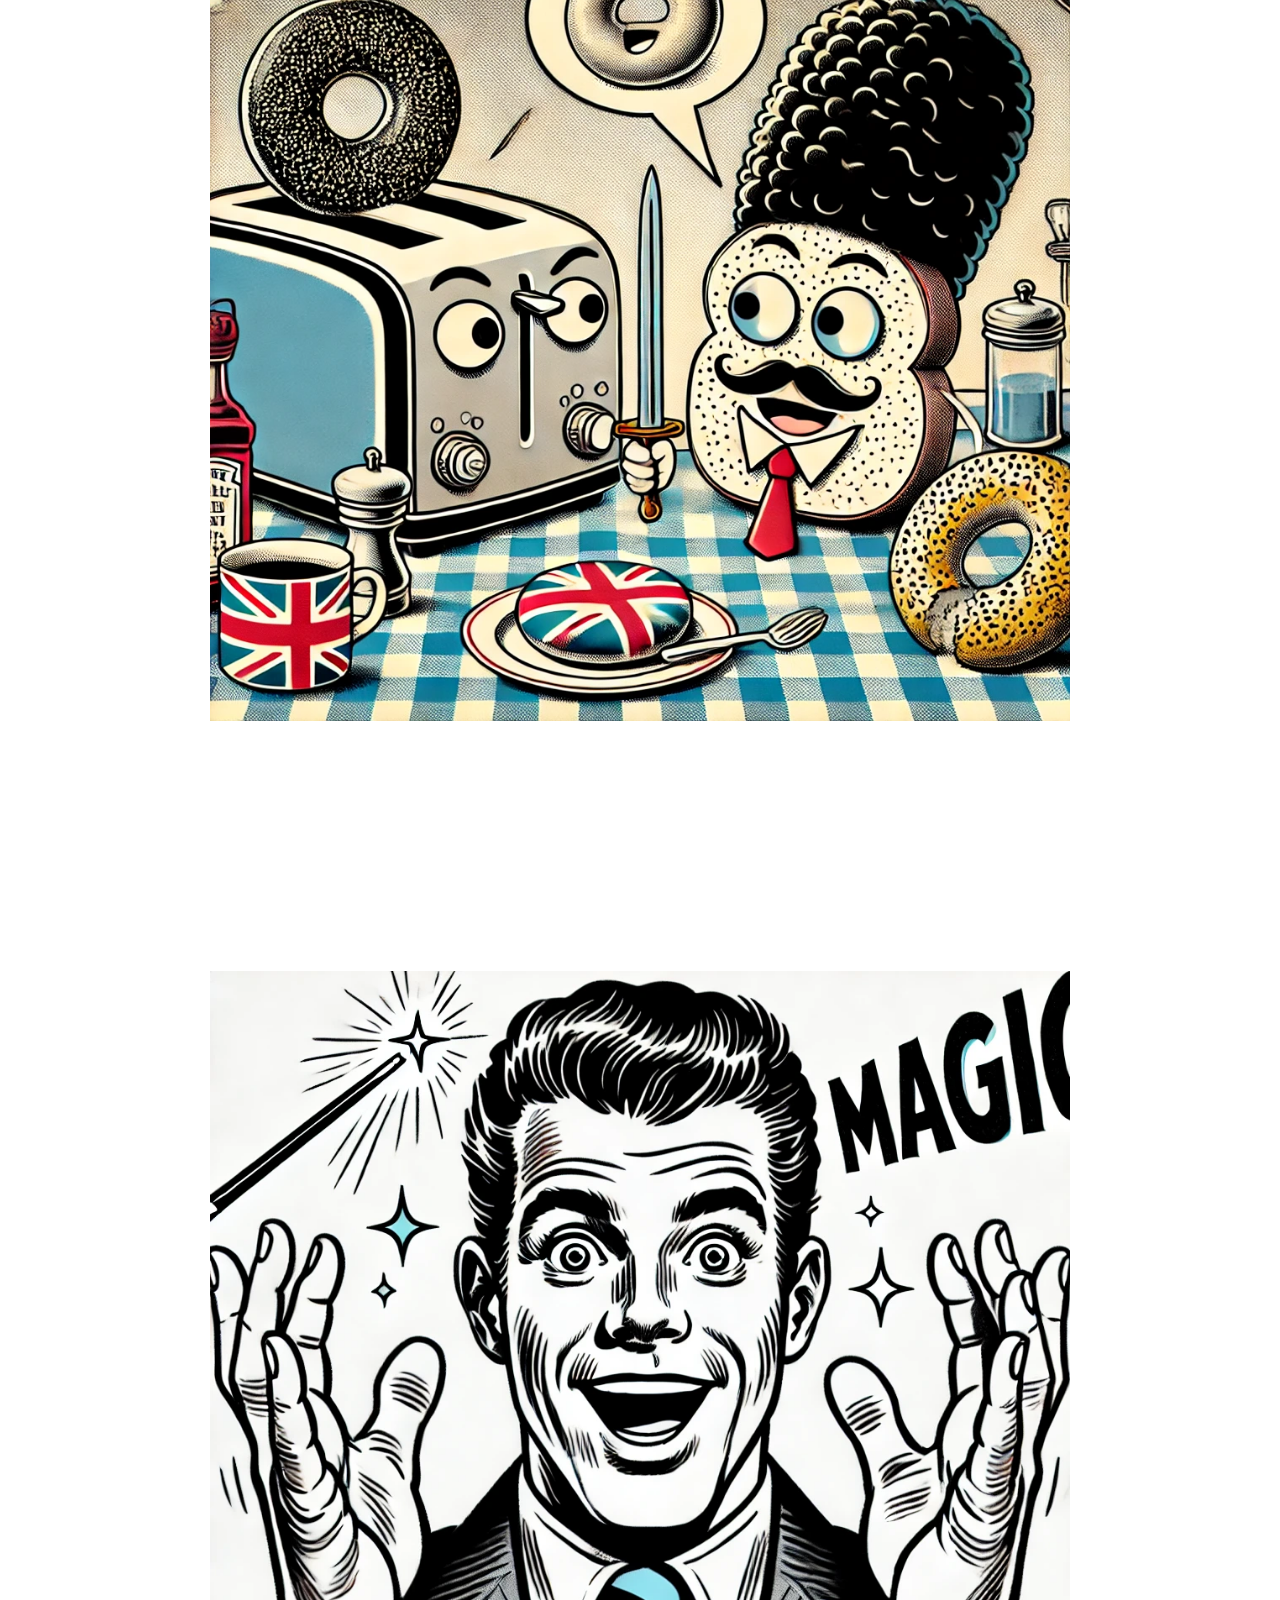
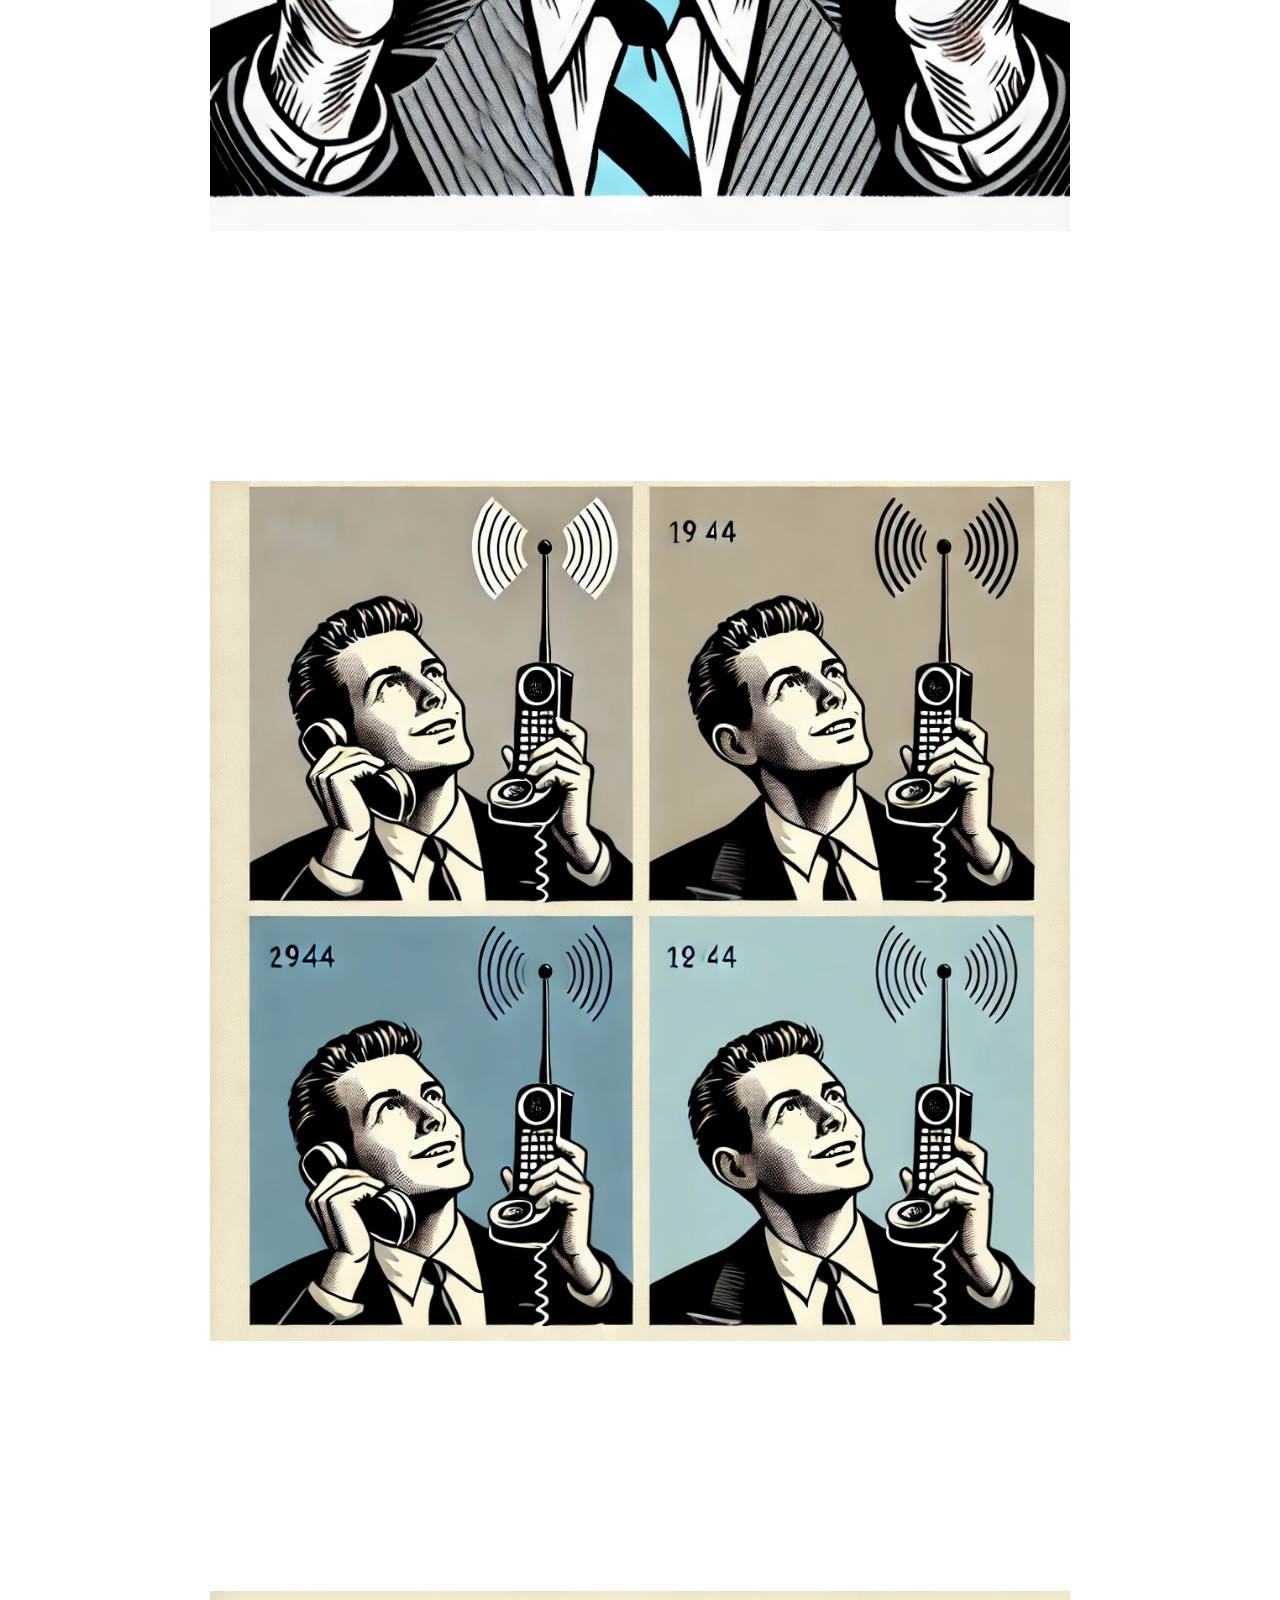
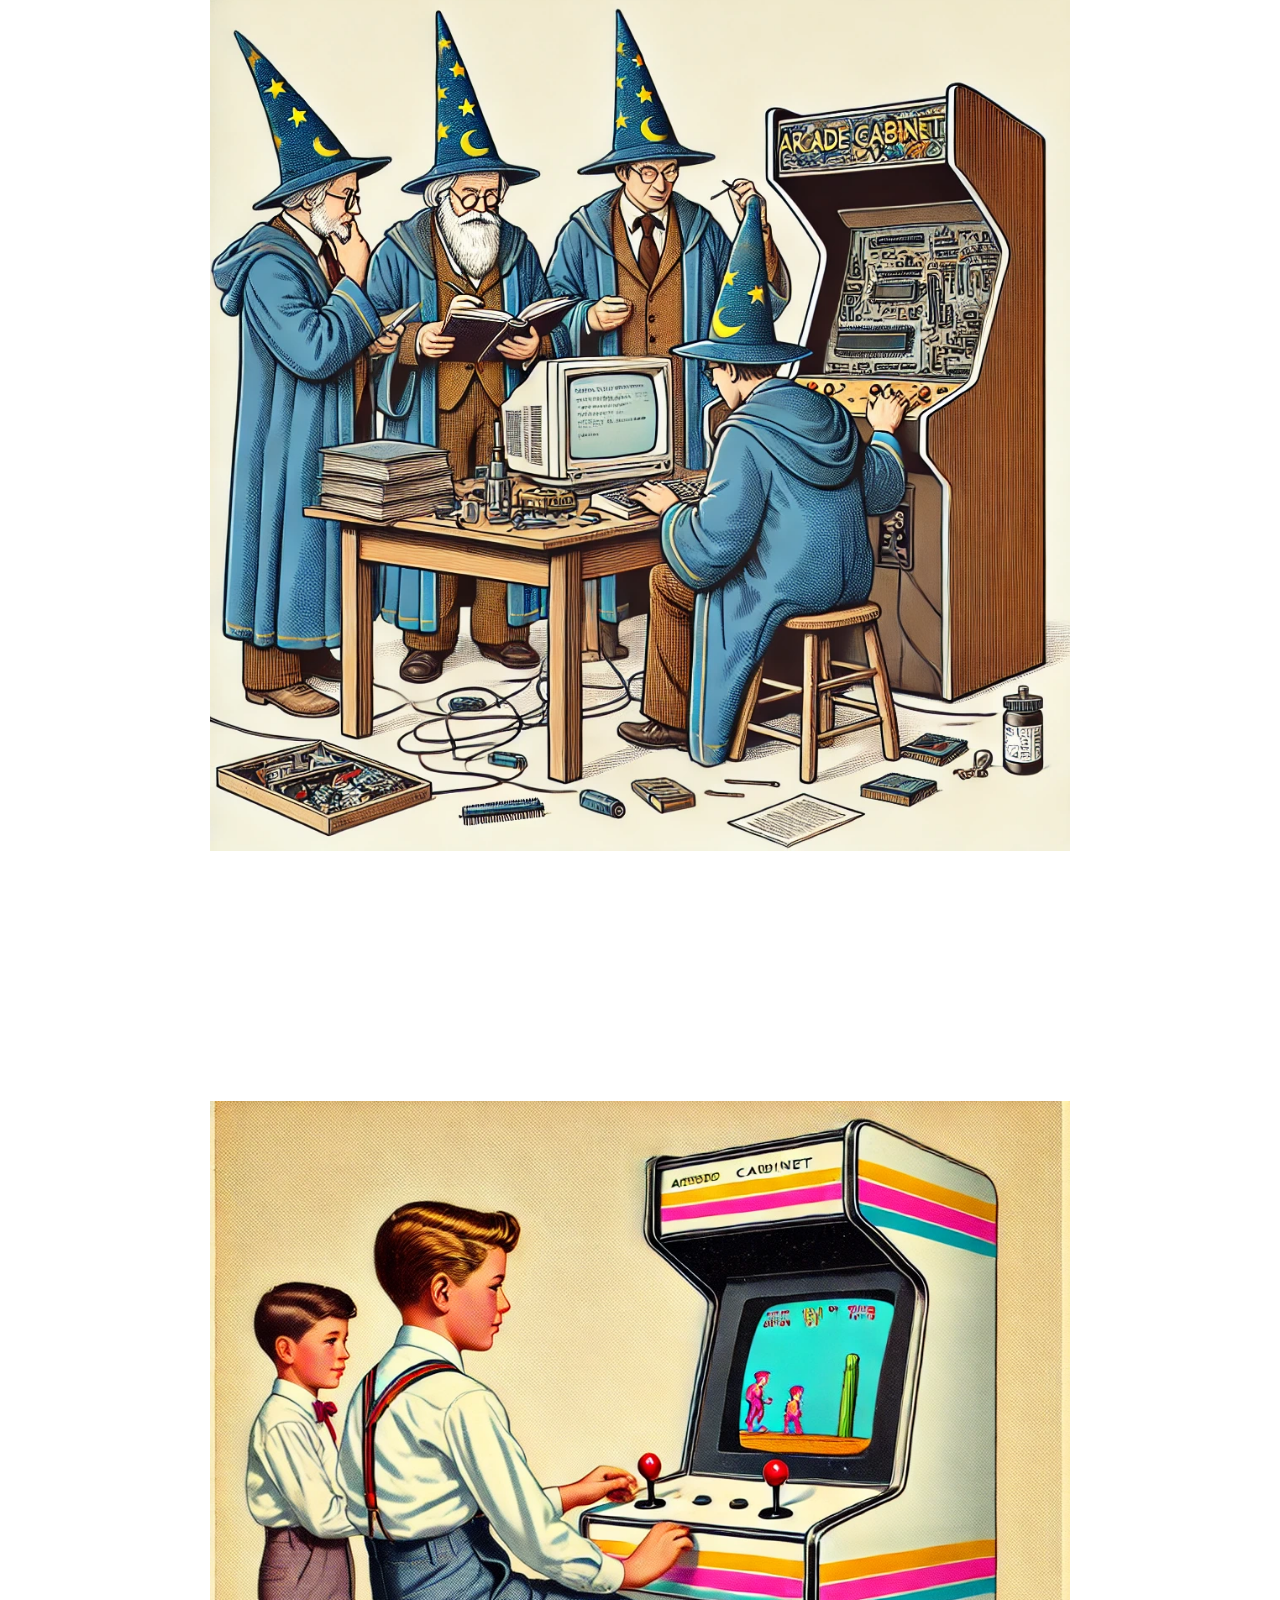
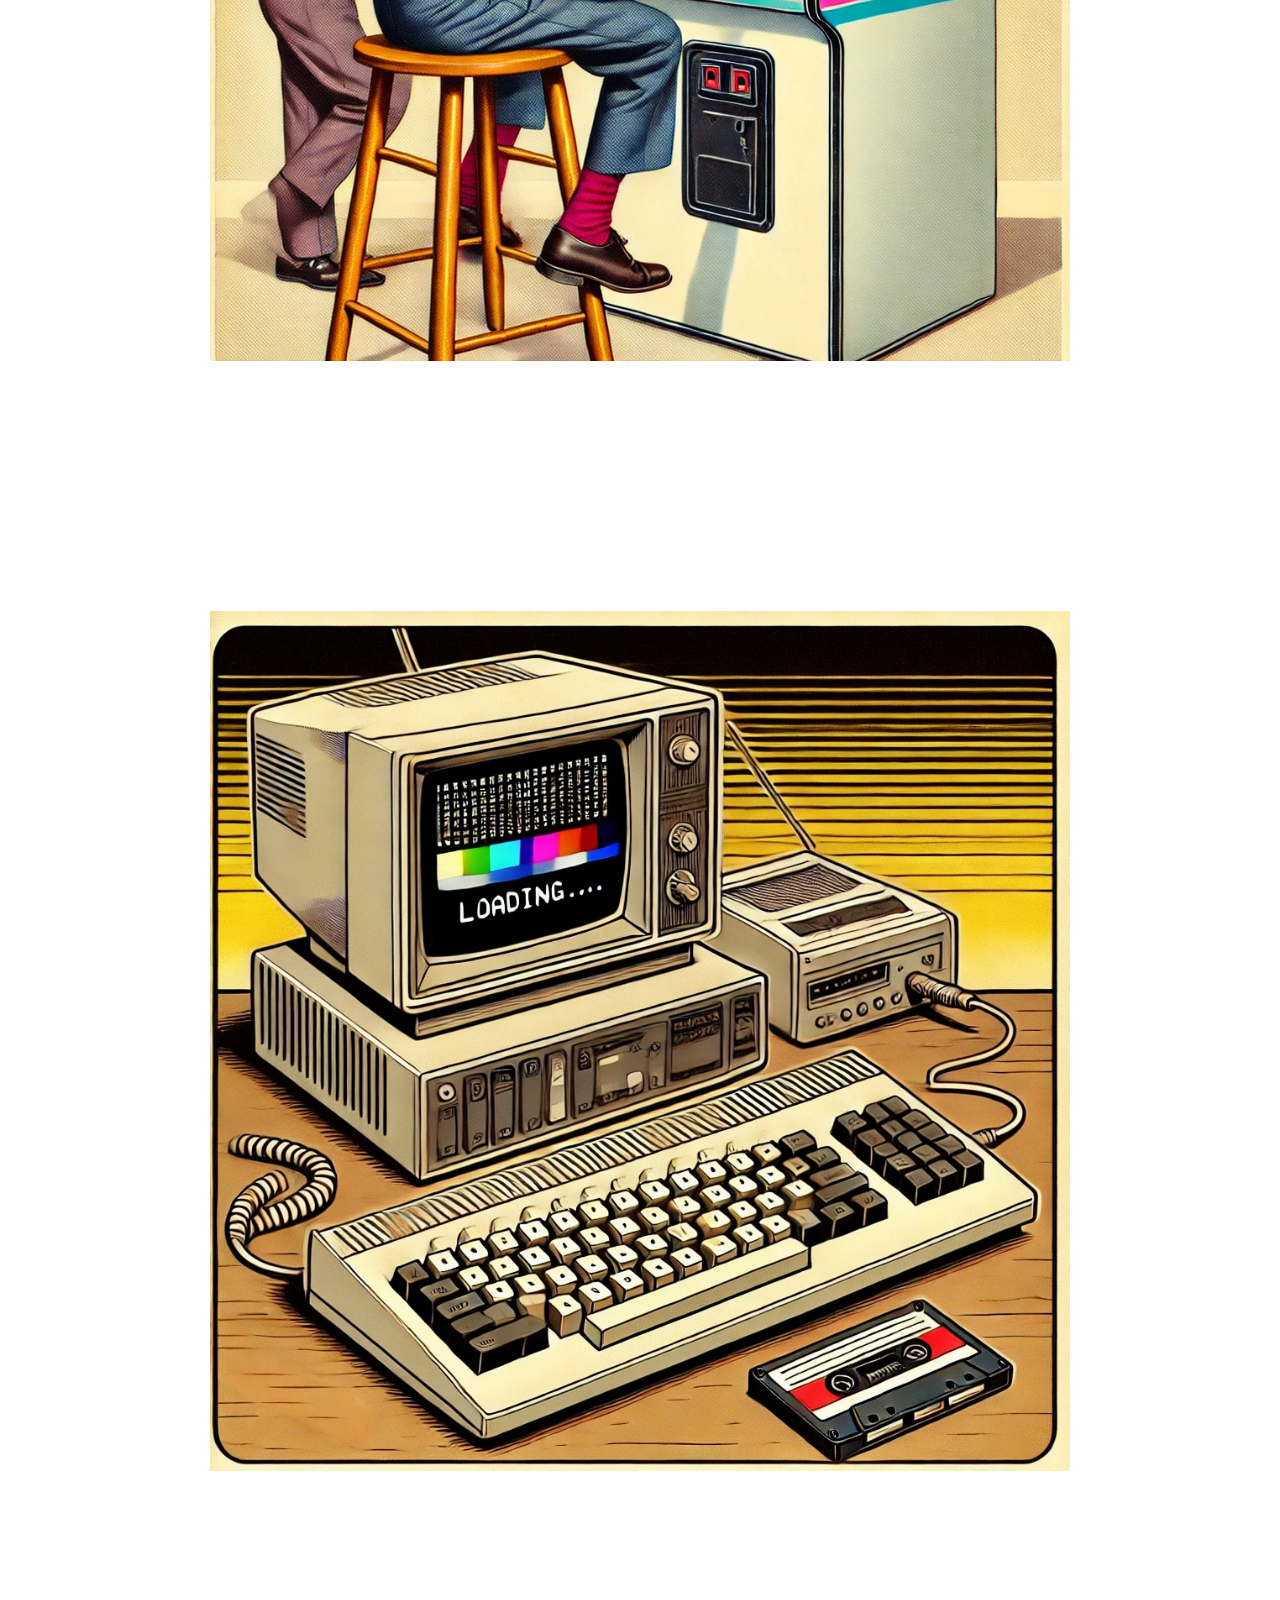
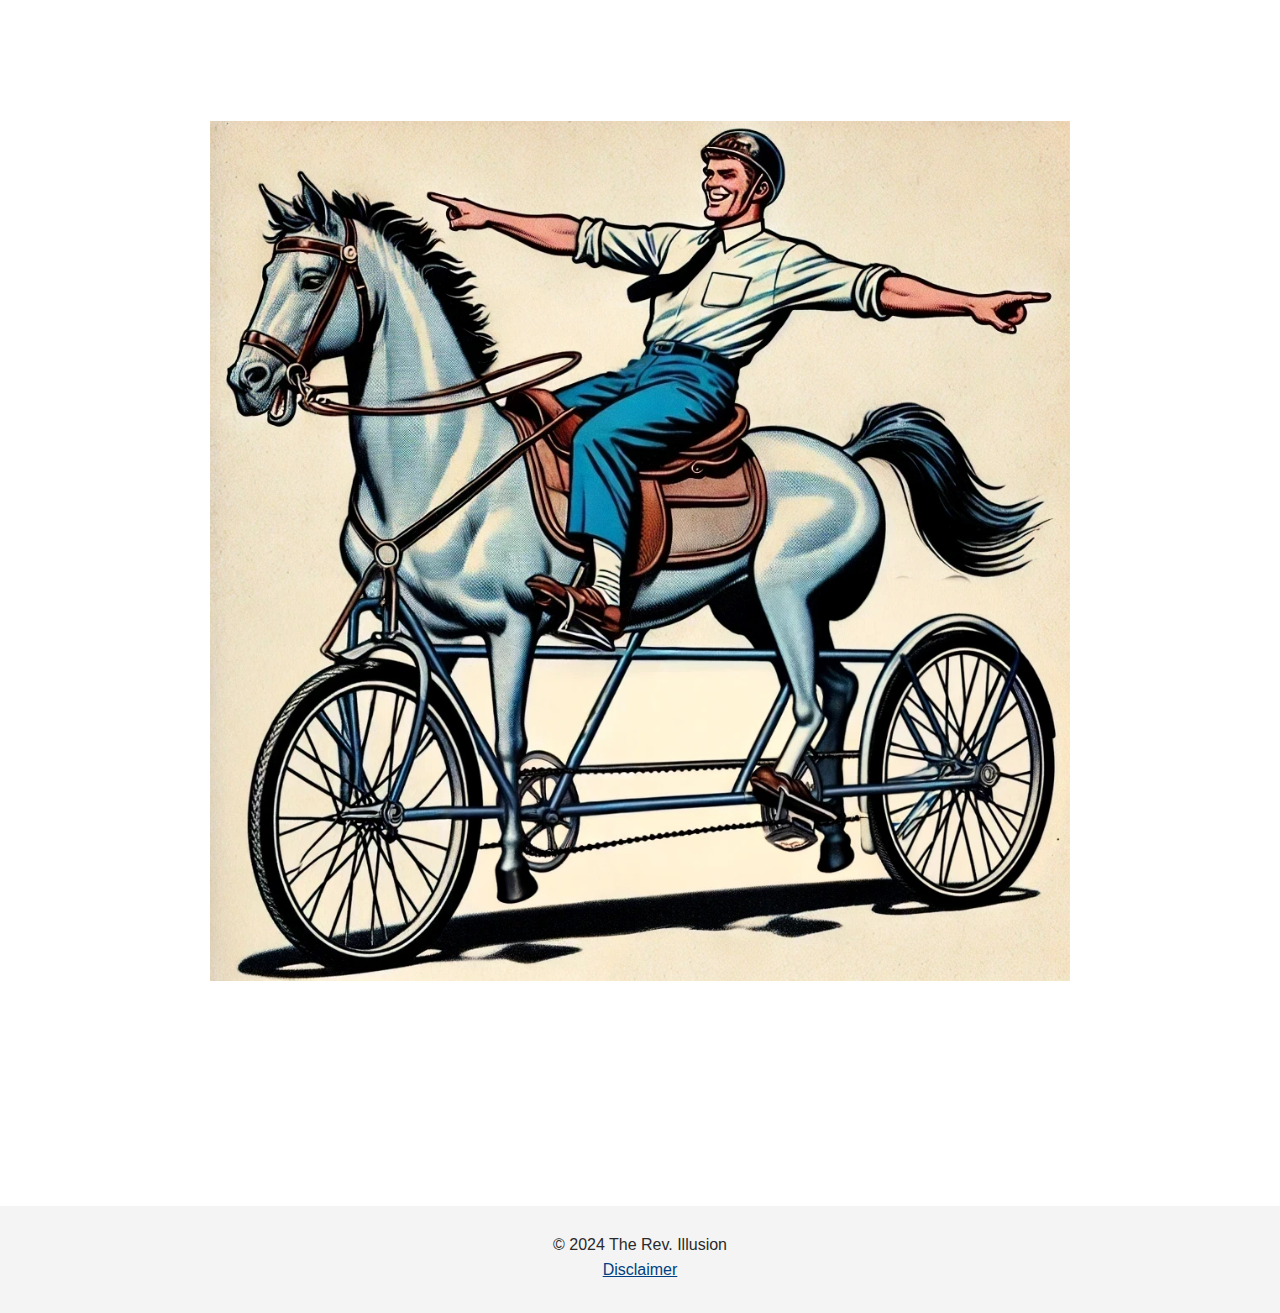
<file: gallery.html>
<!DOCTYPE html>
<html lang="en-GB">
<head>
    <meta charset="UTF-8">
    <meta name="viewport" content="width=device-width, initial-scale=1.0">
    <meta name="description" content="Gallery">
    <meta name="author" content="The Rev. Illusion">
    <title>Gallery</title>
    
    <link rel="icon" href="favicon/favicon.ico" type="image/x-icon">
    <link rel="icon" href="favicon/favicon-512.png" sizes="512x512" type="image/png">
    <link rel="icon" href="favicon/favicon-192.png" sizes="192x192" type="image/png">

	<!-- Hide the theme-toggle button if JavaScript is disabled. -->
	<noscript>
		<style>
			#theme-toggle { display: none; }
		</style>
	</noscript>

    <!-- Add this script before loading the CSS -->
    <script>
        (function() {
            try {
                const storedTheme = localStorage.getItem('dark');
                if (storedTheme === '1') {
                    document.documentElement.setAttribute('data-theme', 'dark');
                }
            } catch (e) {
                console.error('Error accessing localStorage', e);
            }
        })();
    </script>

    <link rel="stylesheet" href="styles.css">
</head>

<body>

    <header>
        <a href="#main-content" class="skip-link">Skip to content</a>
        <nav aria-label="Main navigation">
            <!-- The button below is hidden when JavaScript is disabled by the <noscript> entry -->
            <button id="theme-toggle"> </button> <!--- Text and ARIA label added by JavaScript -->
            <a href="index.html">Ahoy!</a>
            <a href="arch.html">Arch</a>
            <a href="lineage.html">Lineage</a>
            <a href="tools.html">Tools</a>
            <a href="retro.html">Retro</a>
            <a href="diagnostics.html">DIAGNOSTICS</a>
            <a href="gallery.html" aria-current="page" class="active">Gallery</a>
            <a href="b.html">SECTION B</a>
            <a href="c.html">SECTION C</a>
            <a href="d.html">SECTION D</a>
        </nav>
    </header>

    <main id="main-content">
        <h1>Gallery</h1>
		<div class="image-gallery">
			<img src="images_main/ahoy1-1024.webp" alt="XXX" width="1024" height="1024">
			<img src="images_main/ahoy2-1024.webp" alt="XXX" width="1024" height="1024">
			<img src="images_main/arch-1024.webp" alt="XXX" width="1024" height="1024">
			<img src="images_main/lineage-1024.webp" alt="XXX" width="1024" height="1024">
			<img src="images_main/retro1-1024.webp" alt="XXX" width="1024" height="1024">
			<img src="images_main/retro2-1024.webp" alt="XXX" width="1024" height="1024">
			<img src="images_main/retro3-1024.webp" alt="XXX" width="1024" height="1024">
			<img src="images_main/tools-1024.webp" alt="XXX" width="1024" height="1024">
		</div>


    </main>

    <footer>
        <p>&copy; 2024 The Rev. Illusion<br><a href="index.html#disclaimer">Disclaimer</a></p>
    </footer>

    <script src="theme-toggle.js"></script>

</body>
</html>
</file>
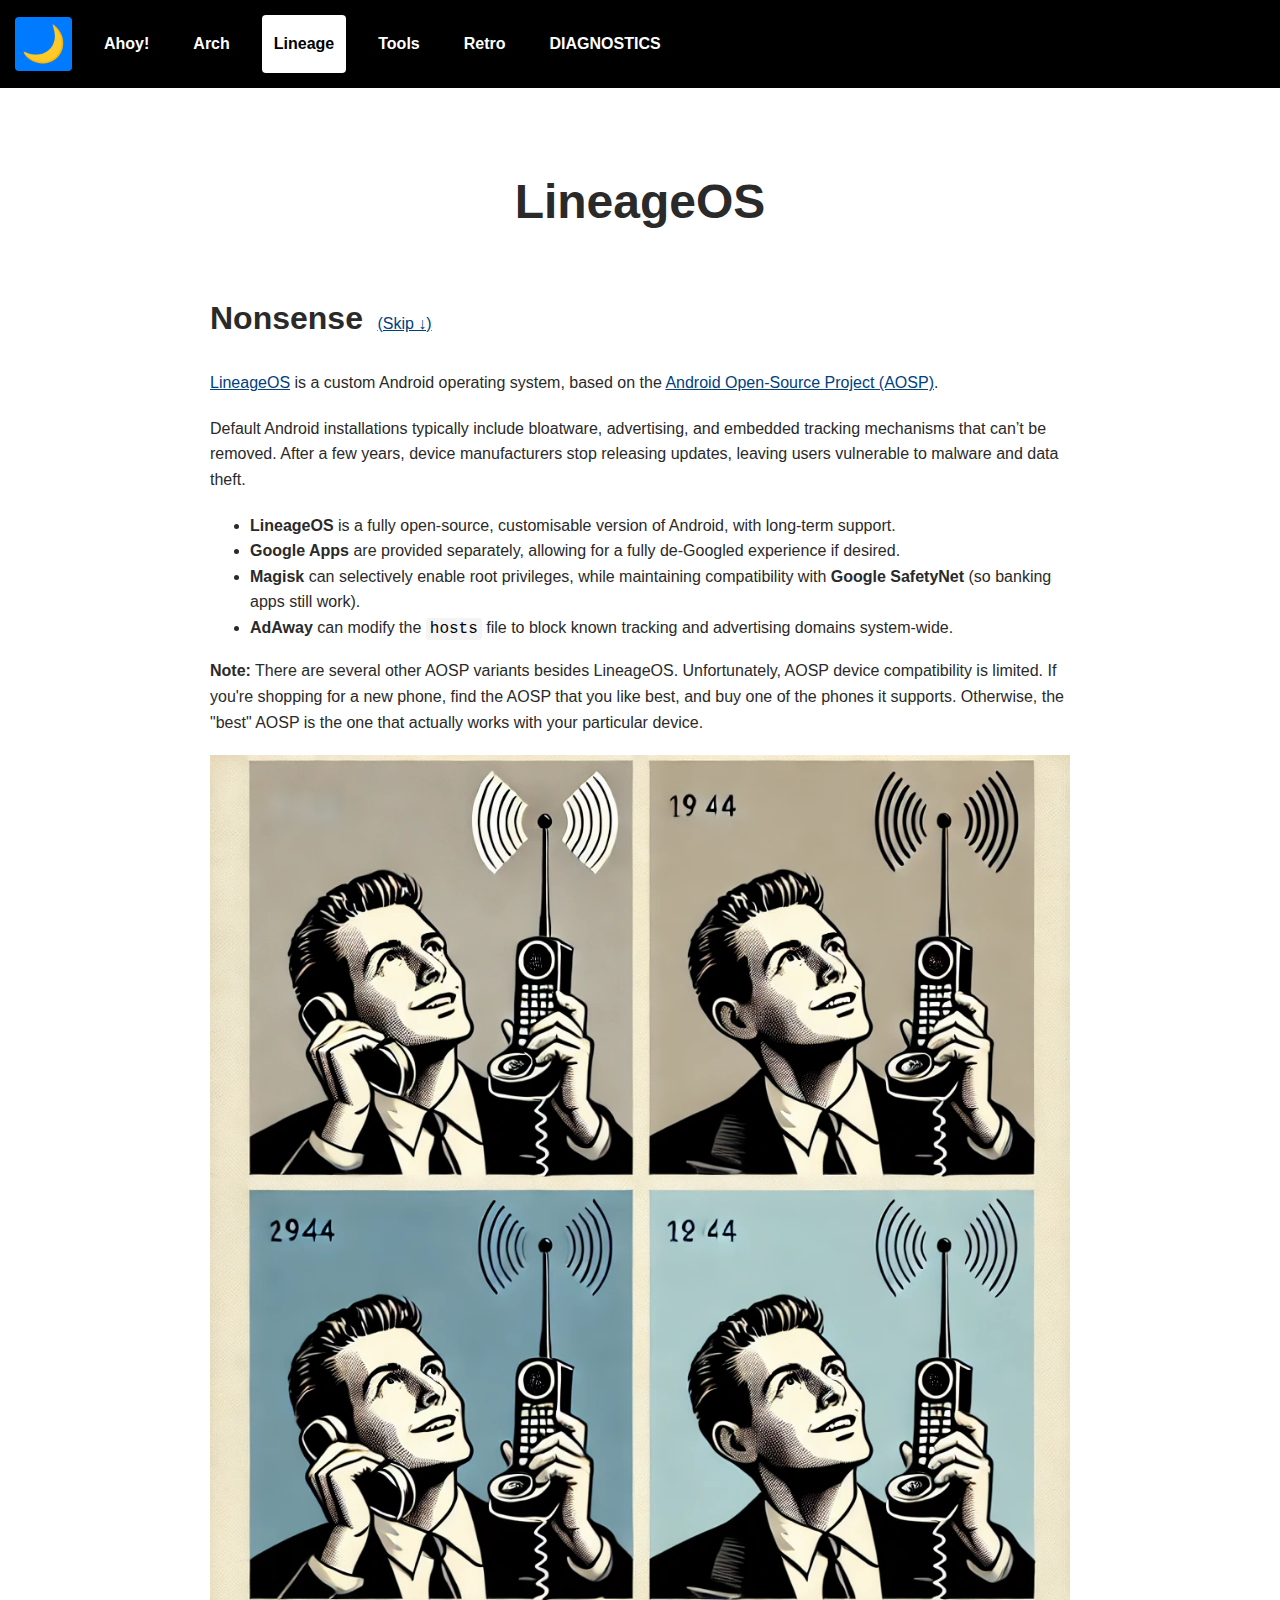
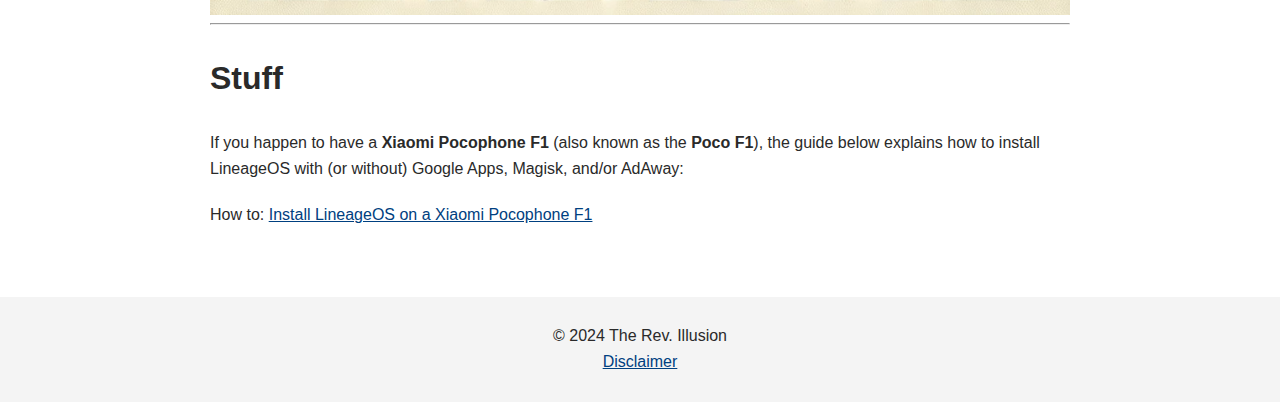
<file: lineage.html>
<!DOCTYPE html>
<html lang="en-GB">
<head>
    <meta charset="UTF-8">
    <meta name="viewport" content="width=device-width, initial-scale=1.0">
    <meta name="description" content="Discover the privacy-centric open sourcery of LineageOS, especially if you have a Xiaomi Pocophone F1. Root the phone with Magisk. Block adverts with AdAway.">
    <meta name="author" content="The Rev. Illusion">
    <title>LineageOS</title>
    
    <link rel="icon" href="favicon/favicon.ico" type="image/x-icon">
    <link rel="icon" href="favicon/favicon-512.png" sizes="512x512" type="image/png">
    <link rel="icon" href="favicon/favicon-192.png" sizes="192x192" type="image/png">

	<!-- Hide the theme-toggle button if JavaScript is disabled. -->
	<noscript>
		<style>
			#theme-toggle { display: none; }
		</style>
	</noscript>

    <!-- Add this script before loading the CSS -->
    <script>
        (function() {
            try {
                const storedTheme = localStorage.getItem('dark');
                if (storedTheme === '1') {
                    document.documentElement.setAttribute('data-theme', 'dark');
                }
            } catch (e) {
                console.error('Error accessing localStorage', e);
            }
        })();
    </script>

    <link rel="stylesheet" href="styles.css">
</head>
<body>

    <header>
        <a href="#nonsense" class="skip-link">Skip to content</a>
        <nav aria-label="Main navigation">
			<button id="theme-toggle"> </button> <!-- Text and ARIA label added by JavaScript -->
            <a href="index.html">Ahoy!</a>
            <a href="arch.html">Arch</a>
            <a href="lineage.html" aria-current="page" class="active">Lineage</a>
            <a href="tools.html">Tools</a>
            <a href="retro.html">Retro</a>
            <a href="diagnostics.html">DIAGNOSTICS</a>
        </nav>
    </header>

    <main id="main-content">
        <h1>LineageOS</h1>

        <section>
            <h2 id="nonsense">Nonsense</h2>
            <a href="#stuff" aria-label="Skip to useful content">(Skip &darr;)</a>

<p><a href="https://lineageos.org/" target="_blank" rel="noopener noreferrer">LineageOS</a>
is a custom Android operating system, based on the
<a href="https://source.android.com/" target="_blank" rel="noopener noreferrer">Android Open-Source Project (AOSP)</a>.</p>
<p>Default Android installations typically include bloatware, advertising, and embedded tracking mechanisms that can’t be removed. After a few years, device manufacturers stop releasing updates, leaving users vulnerable to malware and data theft.</p>
<ul>
  <li><span class="highlight">LineageOS</span> is a fully open-source, customisable version of Android, with long-term support.</li>
  <li><span class="highlight">Google Apps</span> are provided separately, allowing for a fully de-Googled experience if desired.</li>
  <li><span class="highlight">Magisk</span> can selectively enable root privileges, while maintaining compatibility with <span class="highlight">Google SafetyNet</span> (so banking apps still work).</li>
  <li><span class="highlight">AdAway</span> can modify the <code>hosts</code> file to block known tracking and advertising domains system-wide.</li>
</ul>
<p><strong>Note:</strong> There are several other AOSP variants besides LineageOS. Unfortunately, AOSP device compatibility is limited.
If you're shopping for a new phone, find the AOSP that you like best, and buy one of the phones it supports. Otherwise, the &quot;best&quot;
AOSP is the one that actually works with your particular device.</p>


            <picture>
                <source srcset="images_main/lineage-512.webp" media="(max-width: 600px)" type="image/webp">
                <source srcset="images_main/lineage-1024.webp" media="(min-width: 601px)" type="image/webp">
                <img src="images_main/lineage.jpg" alt="Man holding a landline phone handset with an aerial, looking skywards in wonder." width="1024" height="1024" class="responsive-image">
            </picture>

        </section>
<hr>

        <section id="stuff">
            <h2>Stuff</h2>

<p>If you happen to have a <span class="highlight">Xiaomi Pocophone F1</span> (also known as the <span class="highlight">Poco F1</span>),
the guide below explains how to install LineageOS with (or without) Google Apps, Magisk, and/or AdAway:</p>
<p>How to: <a href="guides/lineage-install.html" target="_blank" rel="noopener">Install LineageOS on a Xiaomi Pocophone F1</a></p>


        </section>

    </main>

    <footer>
        <p>&copy; 2024 The Rev. Illusion<br><a href="index.html#disclaimer">Disclaimer</a></p>
    </footer>

    <script src="theme-toggle.js"></script>

</body>
</html>
</file>
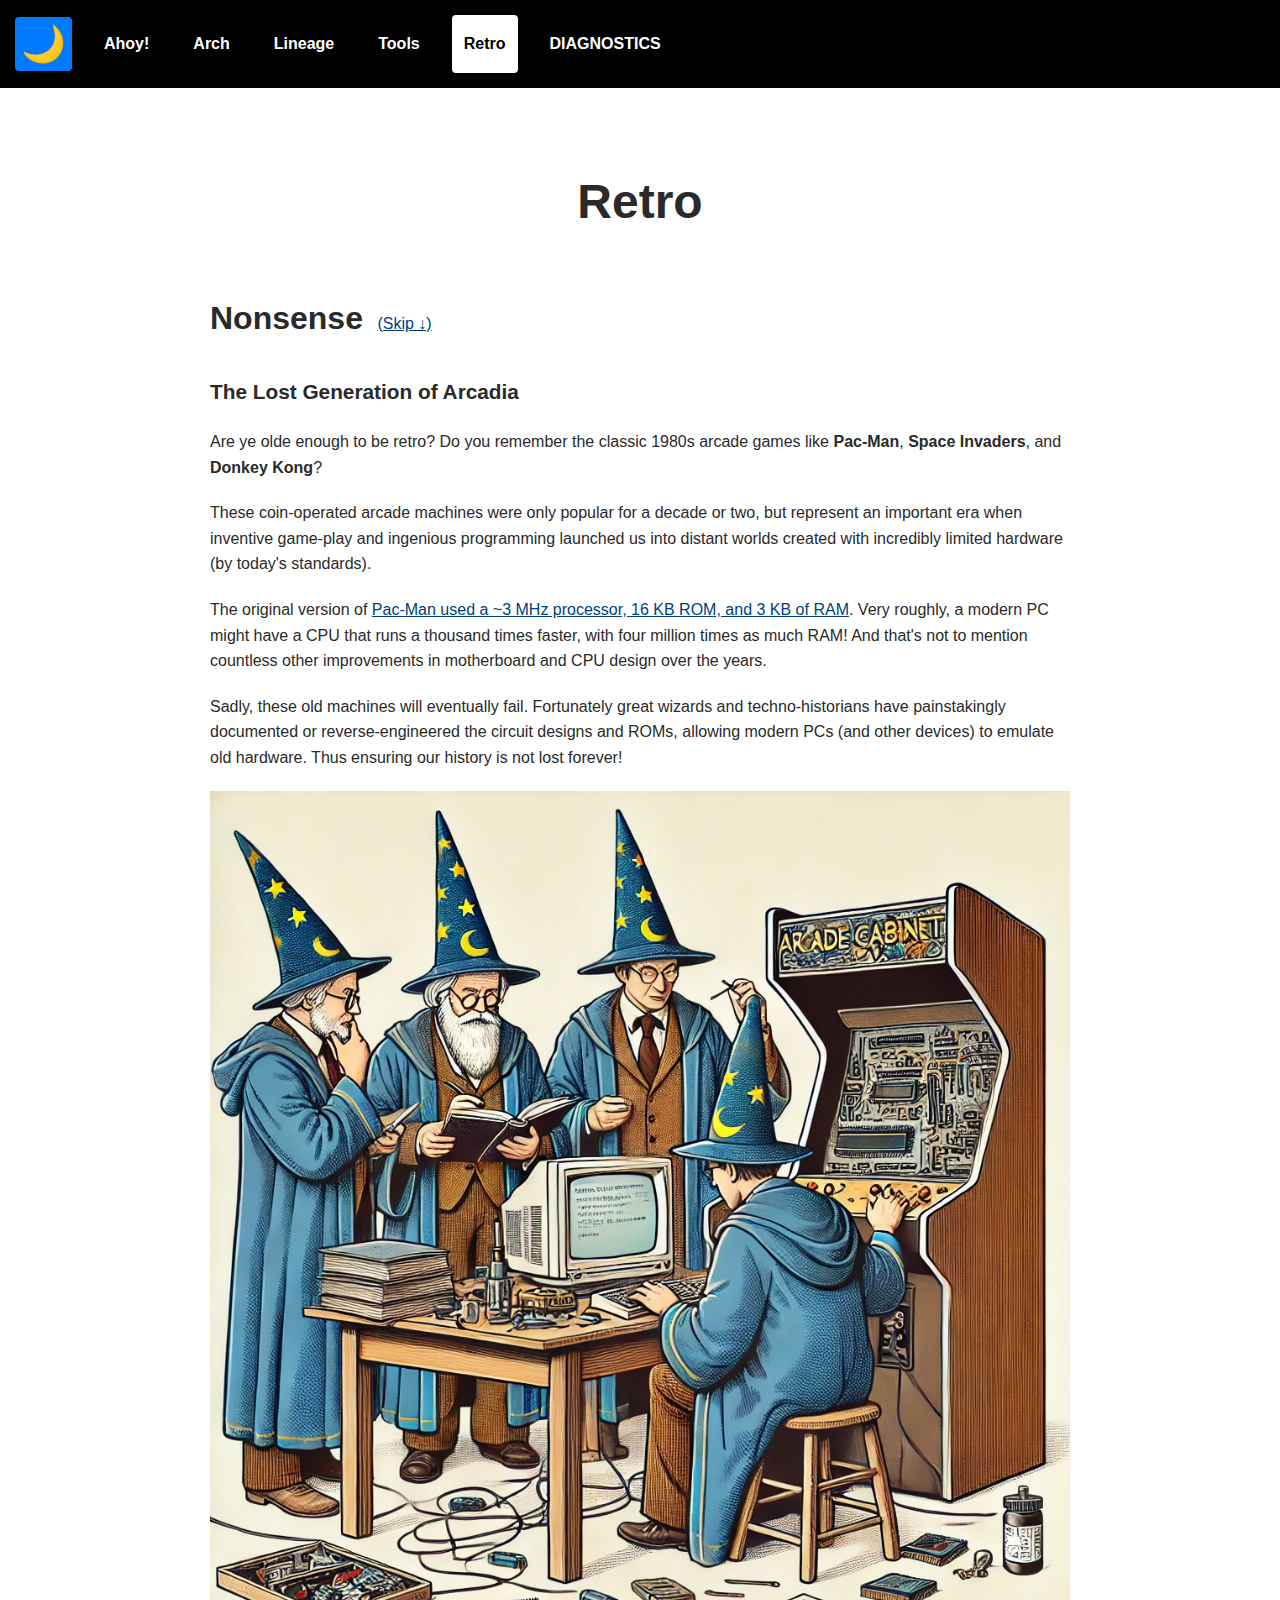
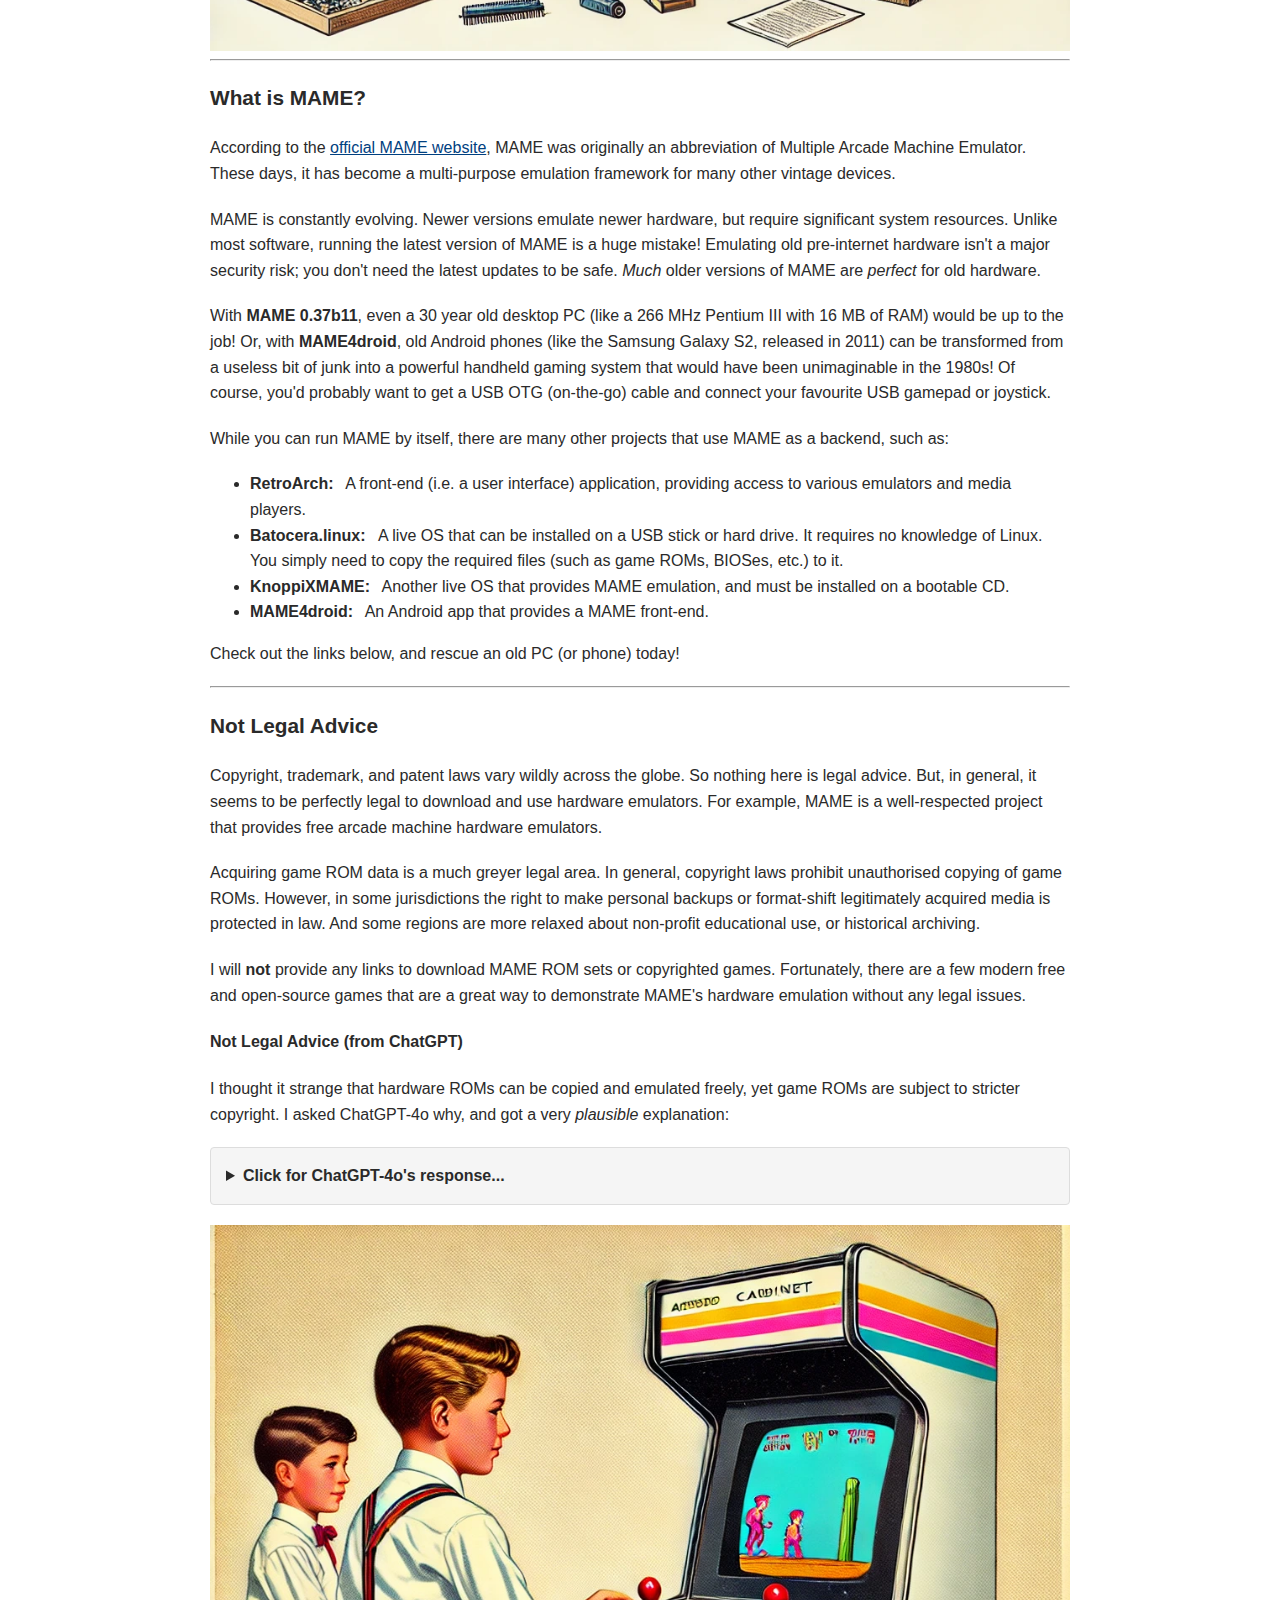
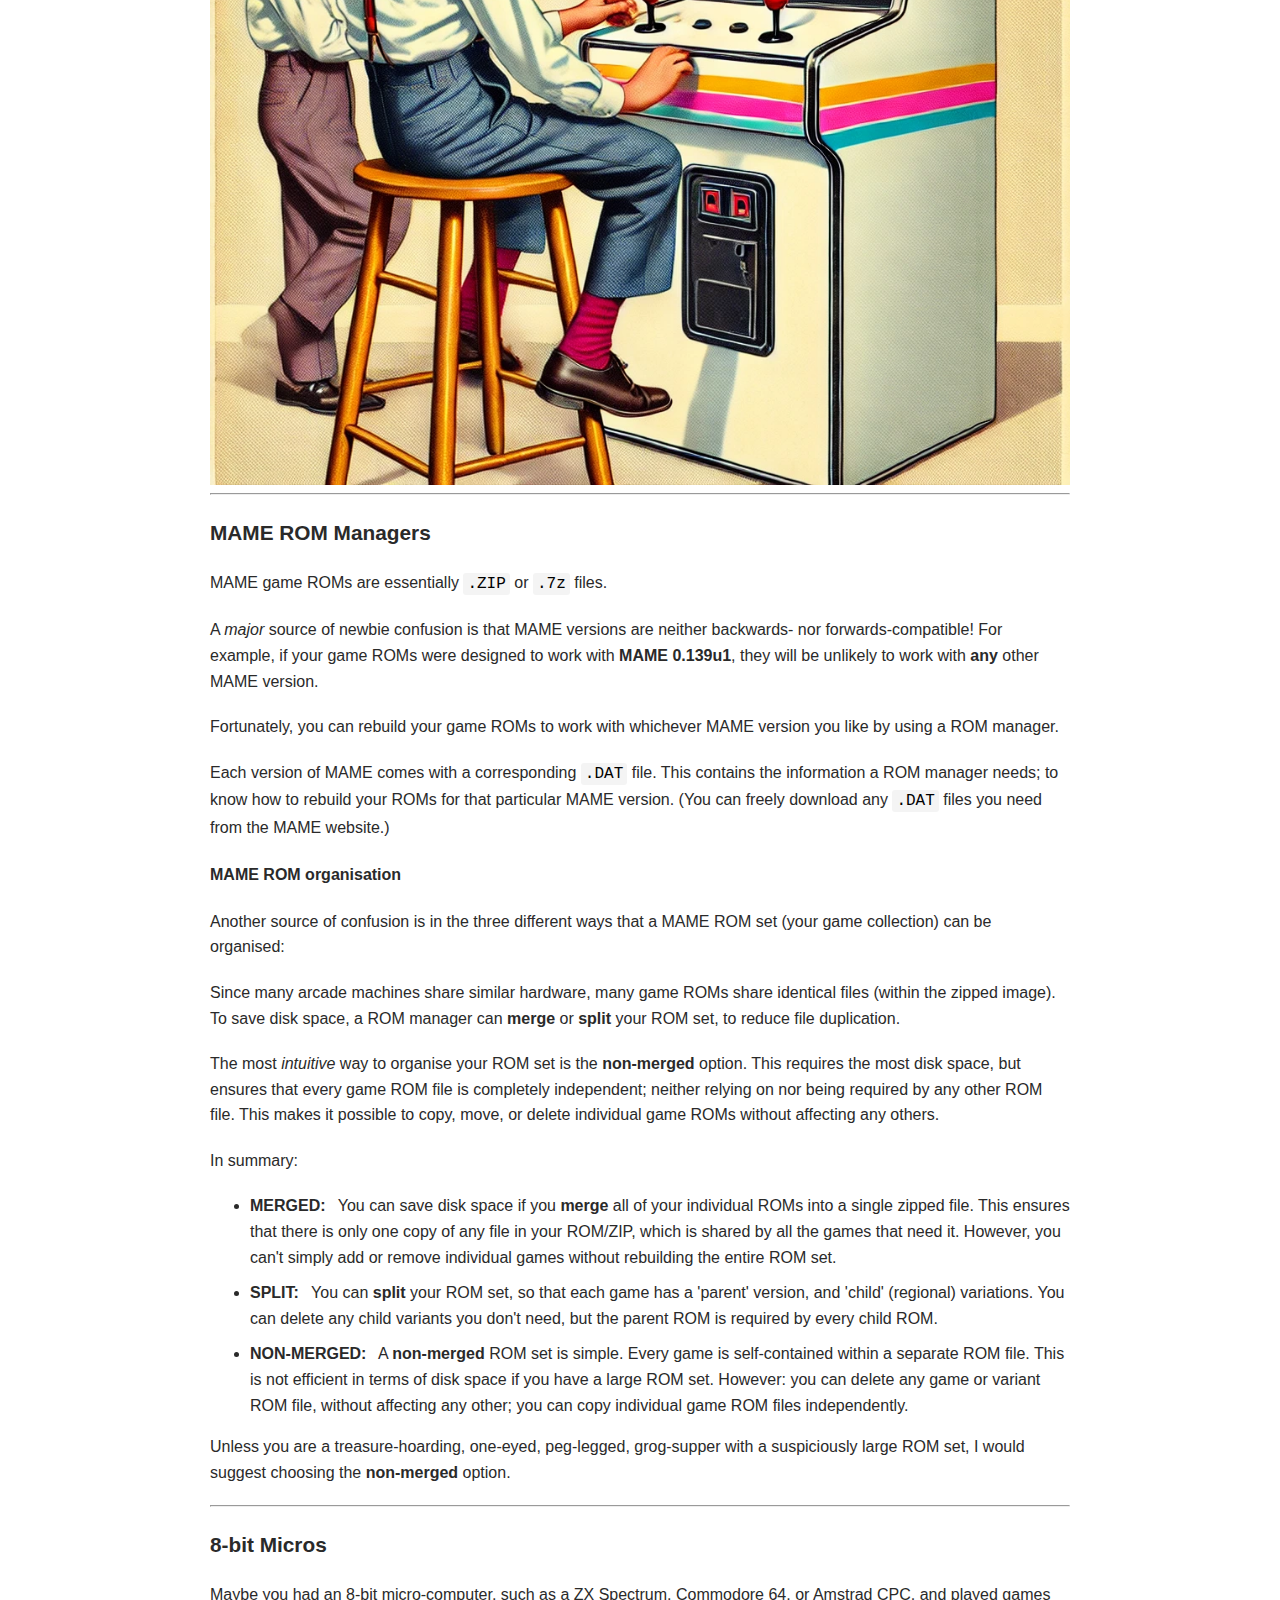
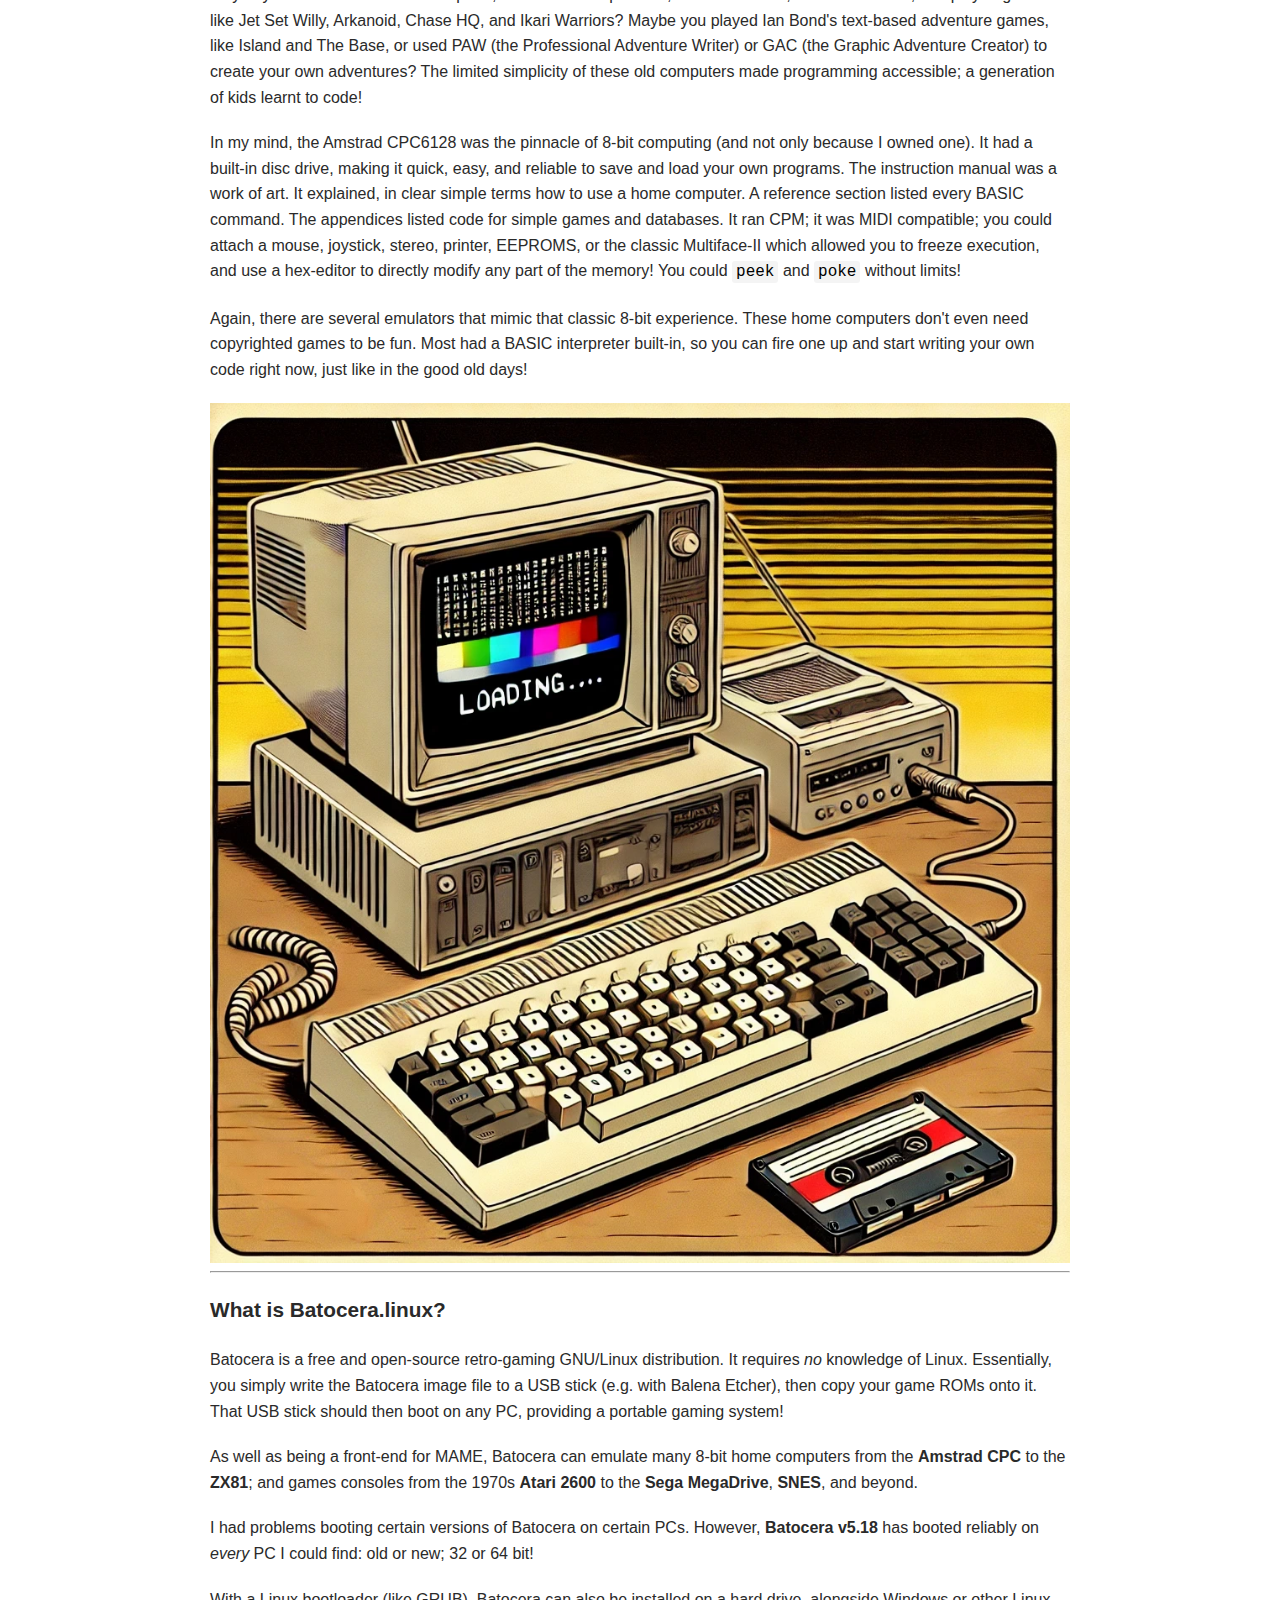
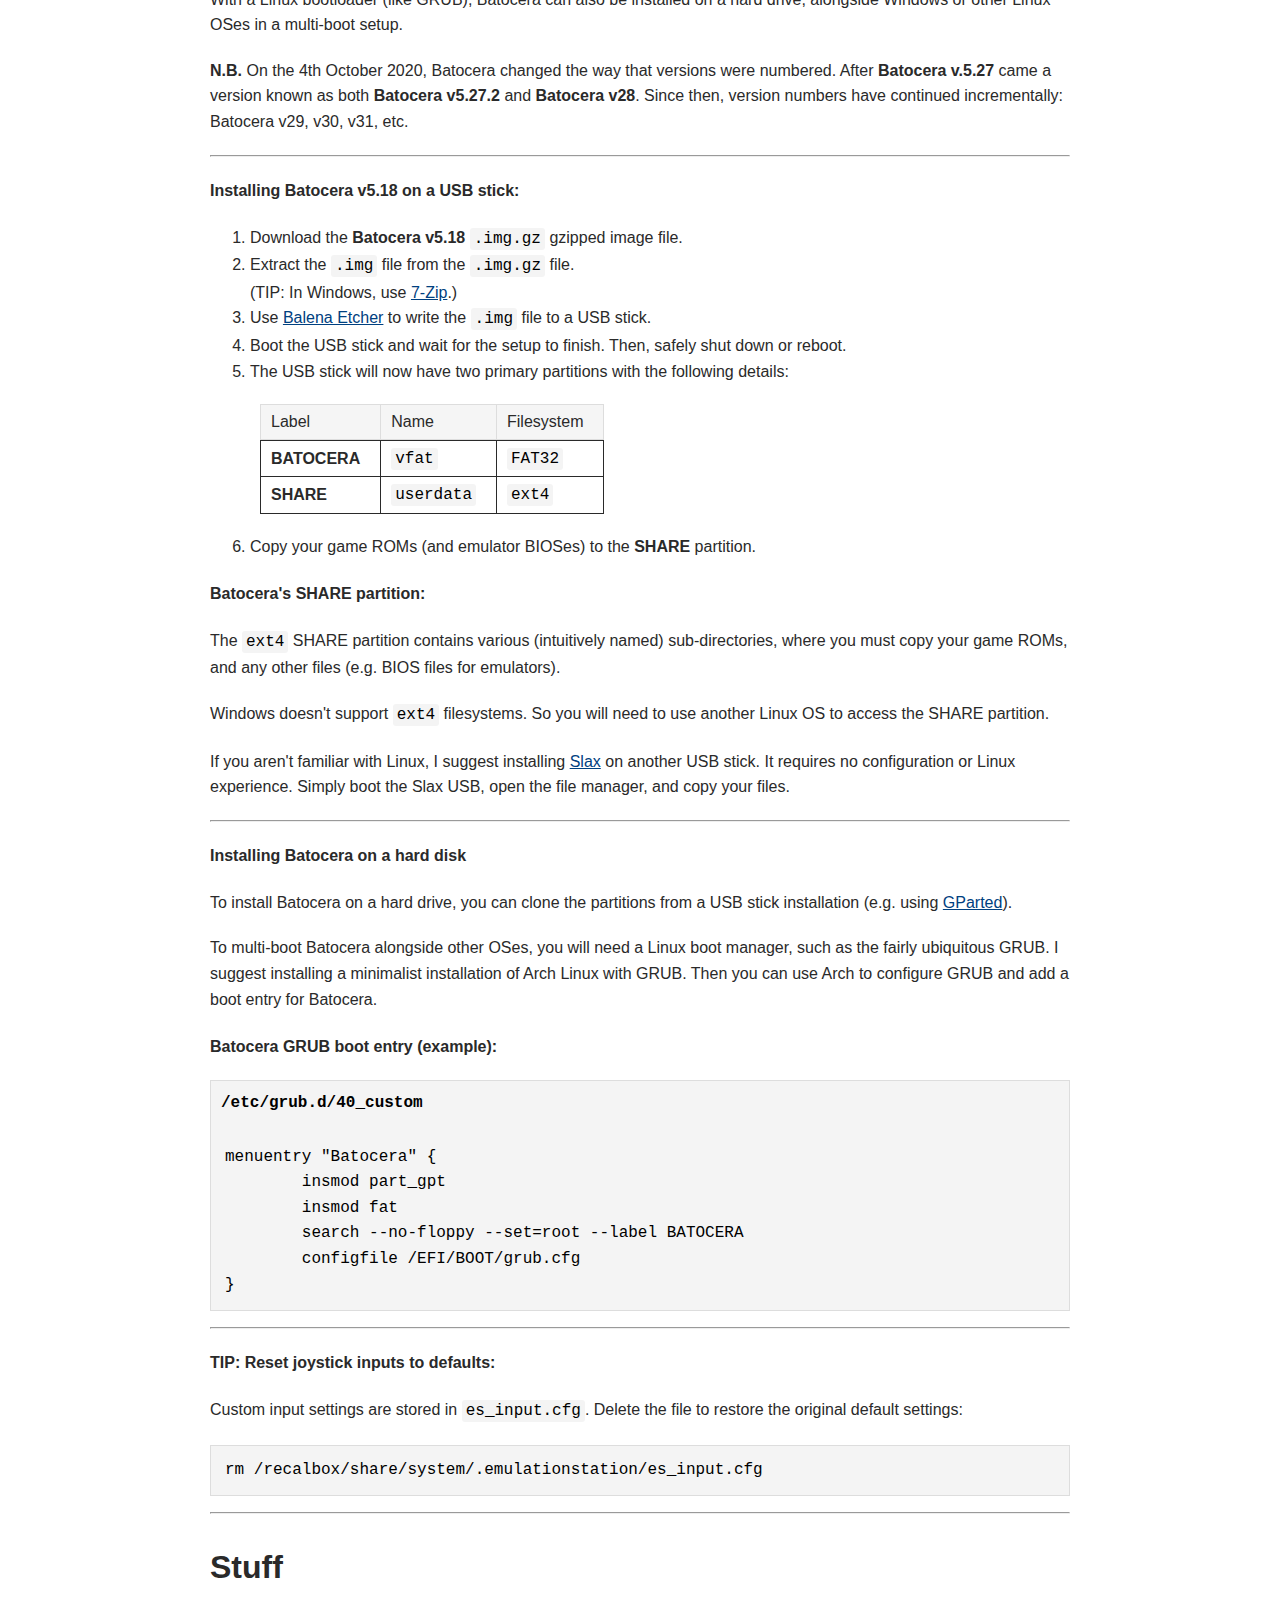
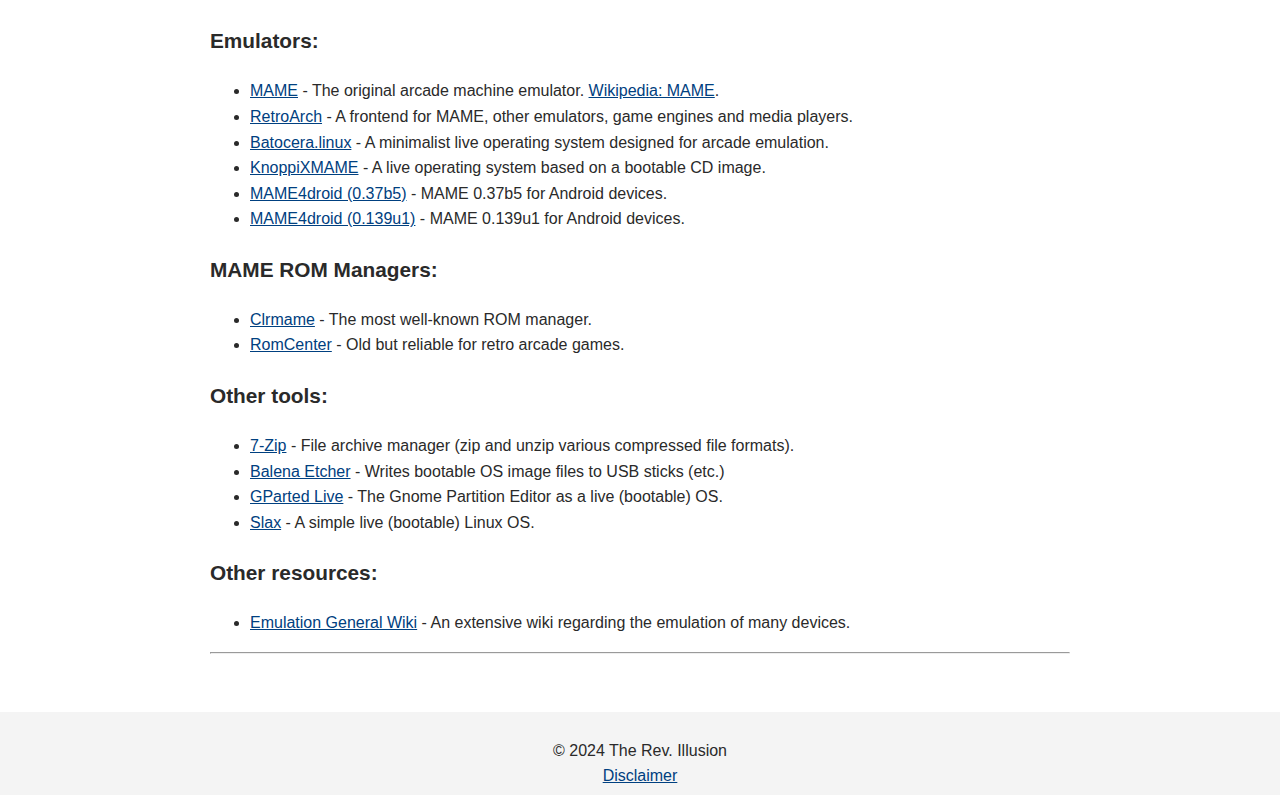
<file: retro.html>
<!DOCTYPE html>
<html lang="en-GB">
<head>
    <meta charset="UTF-8">
    <meta name="viewport" content="width=device-width, initial-scale=1.0">
    <meta name="description" content="Discover retro arcade game and 8-bit microcomputer emulation. Learn about MAME and the preservation of gaming heritage.">
    <meta name="author" content="The Rev. Illusion">
    <title>Retro</title>
    
    <link rel="icon" href="favicon/favicon.ico" type="image/x-icon">
    <link rel="icon" href="favicon/favicon-512.png" sizes="512x512" type="image/png">
    <link rel="icon" href="favicon/favicon-192.png" sizes="192x192" type="image/png">

	<!-- Hide the theme-toggle button if JavaScript is disabled. -->
	<noscript>
		<style>
			#theme-toggle { display: none; }
		</style>
	</noscript>

    <!-- Add this script before loading the CSS -->
    <script>
        (function() {
            try {
                const storedTheme = localStorage.getItem('dark');
                if (storedTheme === '1') {
                    document.documentElement.setAttribute('data-theme', 'dark');
                }
            } catch (e) {
                console.error('Error accessing localStorage', e);
            }
        })();
    </script>

    <link rel="stylesheet" href="styles.css">
</head>

<body>

    <header>
        <a href="#nonsense" class="skip-link">Skip to content</a>
        <nav aria-label="Main navigation">
			<button id="theme-toggle"> </button> <!-- Text and ARIA label added by JavaScript -->
            <a href="index.html">Ahoy!</a>
            <a href="arch.html">Arch</a>
            <a href="lineage.html">Lineage</a>
            <a href="tools.html">Tools</a>
            <a href="retro.html" aria-current="page" class="active">Retro</a>
            <a href="diagnostics.html">DIAGNOSTICS</a>
        </nav>

        

    </header>

    <main id="main-content">
        <h1>Retro</h1>

        <section>
            <h2 id="nonsense">Nonsense</h2>
            <a href="#stuff" aria-label="Skip to useful content">(Skip &darr;)</a>

            <h3>The Lost Generation of Arcadia</h3>

<p>Are ye olde enough to be retro? Do you remember the classic 1980s arcade games like 
<span class="highlight">Pac-Man</span>, <span class="highlight">Space Invaders</span>, and <span class="highlight">Donkey Kong</span>?</p>

<p>These coin-operated arcade machines were only popular for a decade or two, but represent an important era when inventive game-play
and ingenious programming launched us into distant worlds created with incredibly limited hardware (by today's standards).</p>

<p>The original version of
<a href="https://en.wikipedia.org/wiki/Pac-Man#Technology" target="_blank" rel="noopener noreferrer">Pac-Man used a ~3 MHz processor, 16 KB ROM, and 3 KB of RAM</a>.
Very roughly, a modern PC might have a CPU that runs a thousand times faster, with four million times as much RAM!
And that's not to mention countless other improvements in motherboard and CPU design over the years.</p>

<p>Sadly, these old machines will eventually fail. Fortunately great wizards and techno-historians have painstakingly documented or
reverse-engineered the circuit designs and ROMs, allowing modern PCs (and other devices) to emulate old hardware. Thus
ensuring our history is not lost forever!</p>


            <picture>
                <source srcset="images_main/retro1-512.webp" media="(max-width: 600px)" type="image/webp">
                <source srcset="images_main/retro1-1024.webp" media="(min-width: 601px)" type="image/webp">
                <img src="images_main/retro1.jpg" alt="Wizard-historians analysing a disassembled arcade game cabinet." width="1024" height="1024" class="responsive-image">
            </picture>

<hr>


<h3>What is MAME?</h3>

<p>According to the <a href="https://www.mamedev.org/" target="_blank" rel="noopener noreferrer">official MAME website</a>,
MAME was originally an abbreviation of Multiple Arcade Machine Emulator.
These days, it has become a multi-purpose emulation framework for many other vintage devices.</p>

<p>MAME is constantly evolving. Newer versions emulate newer hardware, but require significant system resources.
Unlike most software, running the latest version of MAME is a huge mistake! Emulating old pre-internet hardware isn't a major security risk;
you don't need the latest updates to be safe. <em>Much</em> older versions of MAME are <em>perfect</em> for old hardware.</p>

<p>With <span class="highlight">MAME 0.37b11</span>, even a 30 year old desktop PC (like a 266 MHz Pentium III with 16 MB of RAM) would be up to the job!
Or, with <span class="highlight">MAME4droid</span>, old Android phones (like the Samsung Galaxy S2, released in 2011) can be transformed from a useless
bit of junk into a powerful handheld gaming system that would have been unimaginable in the 1980s! Of course, you'd probably want to get
a USB OTG (on-the-go) cable and connect your favourite USB gamepad or joystick.</p>

<p>While you can run MAME by itself, there are many other projects that use MAME as a backend, such as:</p>
<ul>
	<li><span class="bullet-label">RetroArch:</span> A front-end (i.e. a user interface) application, providing access to various emulators and media players.</li>
	<li><span class="bullet-label">Batocera.linux: </span> A live OS that can be installed on a USB stick or hard drive. It requires no knowledge of Linux. You simply need to copy the required files (such as game ROMs, BIOSes, etc.) to it.</li>
	<li><span class="bullet-label">KnoppiXMAME:</span> Another live OS that provides MAME emulation, and must be installed on a bootable CD.</li>
	<li><span class="bullet-label">MAME4droid:</span> An Android app that provides a MAME front-end.</li>
</ul>

<p>Check out the links below, and rescue an old PC (or phone) today!</p>



<hr>


<h3>Not Legal Advice</h3>

<p>Copyright, trademark, and patent laws vary wildly across the globe. So nothing here is legal advice. But, in general, it
seems to be perfectly legal to download and use hardware emulators. For example, MAME is a well-respected project
that provides free arcade machine hardware emulators.</p>

<p>Acquiring game ROM data is a much greyer legal area. In general, copyright laws prohibit unauthorised copying
of game ROMs. However, in some jurisdictions the right to make personal backups or format-shift legitimately acquired media
is protected in law. And some regions are more relaxed about non-profit educational use, or historical archiving.</p>

<p>I will <strong>not</strong> provide any links to download MAME ROM sets or copyrighted games. Fortunately, there are a few
modern free and open-source games that are a great way to demonstrate MAME's hardware emulation without any legal issues.</p>

<h4>Not Legal Advice (from ChatGPT)</h4>

<p>I thought it strange that hardware ROMs can be copied and emulated freely, yet game ROMs are subject to stricter copyright.
I asked ChatGPT-4o why, and got a very <em>plausible</em> explanation:</p>





<article>
    
    <details>
		<summary>Click for ChatGPT-4o's response...</summary>
		
        <p>Your question delves into a nuanced area of intellectual property law. The legality of reverse-engineering and copying game ROMs hinges on several factors,
		including jurisdiction, intent, and the specific protections applied to different components of arcade systems.</p>
        
        <h2>1. Reverse-Engineering and Copyright</h2>
        <p>Reverse-engineering is generally legal in many jurisdictions under specific conditions, such as:</p>
        <ul>
            <li><span class="chatgpt-bullet-heading">Fair Use (or Fair Dealing in the UK):</span> Reverse-engineering for purposes like research, education, or interoperability may fall under fair use/dealing exceptions.</li>
            <li><span class="chatgpt-bullet-heading">Preservation and Interoperability:</span> Projects like MAME argue their work is for archival or compatibility purposes, ensuring that old hardware designs aren't lost to history.</li>
            <li><span class="chatgpt-bullet-heading">Non-Copying of Protected Works:</span> When contributors reverse-engineer arcade systems, they are recreating the hardware's functionality without directly copying copyrighted blueprints or schematics. This does not necessarily violate copyright law because:
                <ul>
                    <li>Functional aspects (e.g., hardware design) are often protected by patents, not copyright.</li>
                    <li>Patents typically expire after 20 years, meaning many original arcade hardware designs are no longer protected.</li>
                </ul>
            </li>
        </ul>
        <h2>2. Why ROMs Are Treated Differently</h2>
        <p>Game ROMs, by contrast, are subject to copyright because:</p>
        <ul>
            <li><span class="chatgpt-bullet-heading">Creative Expression:</span> Unlike hardware, the data stored in ROMs (game code, graphics, sounds) represents the creative and intellectual work of developers. Copyright law protects this kind of creative content.</li>
            <li><span class="chatgpt-bullet-heading">Direct Copying:</span> Extracting or distributing game ROMs involves duplicating the original copyrighted work, which is explicitly prohibited without permission.</li>
        </ul>
        <h2>3. MAME’s Legal Stance</h2>
        <p>The MAME project itself adheres to certain principles to avoid legal issues:</p>
        <ul>
            <li><span class="chatgpt-bullet-heading">Focus on Emulation:</span> MAME emulates hardware but does not distribute ROMs, ensuring its legality in most jurisdictions.</li>
            <li><span class="chatgpt-bullet-heading">Use of Public Domain or Licensed ROMs:</span> MAME officially supports ROMs that are either in the public domain, explicitly licensed for free use, or used with permission.</li>
        </ul>
        <h2>4. Why Is Reverse-Engineering Sometimes Permitted?</h2>
        <p>Courts have historically allowed reverse-engineering for purposes like:</p>
        <ul>
            <li><span class="chatgpt-bullet-heading">Interoperability:</span> Reverse-engineering is often allowed to make new software or hardware compatible with old systems (e.g., designing emulators).</li>
            <li><span class="chatgpt-bullet-heading">Preservation:</span> Projects focused on cultural or historical preservation (like MAME) may be seen more favourably than those aiming to profit.</li>
        </ul>
        <h2>5. Jurisdictional Differences</h2>
        <p>Laws vary by region. For example:</p>
        <ul>
            <li><span class="chatgpt-bullet-heading">United States:</span> The Digital Millennium Copyright Act (DMCA) includes provisions allowing reverse-engineering in specific circumstances, but distributing ROMs is still prohibited.</li>
            <li><span class="chatgpt-bullet-heading">European Union and UK:</span> Similar protections exist for reverse-engineering for interoperability, but unauthorised copying of ROMs remains illegal.</li>
            <li><span class="chatgpt-bullet-heading">Japan:</span> Copyright law is stricter, with fewer allowances for reverse-engineering.</li>
        </ul>
        
        
        <h2>Summary</h2>
		<p>Reverse-engineering arcade hardware generally does not infringe copyright law because it focuses on replicating functional designs that may no longer be protected. Game ROMs, however, are copyrighted as creative works, and copying them without permission is usually illegal.</p>
		<p>MAME walks a fine line by focusing on emulation and explicitly avoiding unauthorised ROM distribution. This approach allows the project to operate legally while contributing to the preservation of gaming history.</p>
        
        
    </details>
</article>






            <picture>
                <source srcset="images_main/retro2-512.webp" media="(max-width: 600px)" type="image/webp">
                <source srcset="images_main/retro2-1024.webp" media="(min-width: 601px)" type="image/webp">
                <img src="images_main/retro2.jpg" alt="Boy on a bar stool playing a 1980s arcade game." width="1024" height="1024" class="responsive-image">
            </picture>





















<hr>




<h3>MAME ROM Managers</h3>

<p>MAME game ROMs are essentially <code>.ZIP</code> or <code>.7z</code> files.</p>

<p>A <em>major</em> source of newbie confusion is that MAME versions are neither backwards- nor forwards-compatible! For example, if your game ROMs were designed to
work with <span class="highlight">MAME 0.139u1</span>, they will be unlikely to work with <strong>any</strong> other MAME version.</p>

<p>Fortunately, you can rebuild your game ROMs to work with whichever MAME version you like by using a ROM manager.</p>

<p>Each version of MAME comes with a corresponding <code>.DAT</code> file. This contains the information a ROM manager needs; to know how to rebuild
your ROMs for that particular MAME version. (You can freely download any <code>.DAT</code> files you need from the MAME website.)</p>


<h4>MAME ROM organisation</h4>

<p>Another source of confusion is in the three different ways that a MAME ROM set (your game collection) can be organised:</p>

<p>Since many arcade machines share similar hardware, many game ROMs share identical files (within the zipped image).
To save disk space, a ROM manager can <strong>merge</strong> or <strong>split</strong> your ROM set, to reduce file duplication.</p>

<p>The most <em>intuitive</em> way to organise your ROM set is the <strong>non-merged</strong> option. This requires the most disk space,
but ensures that every game ROM file is completely independent; neither relying on nor being required by any other ROM file.
This makes it possible to copy, move, or delete individual game ROMs without affecting any others.</p>

<p>In summary:</p>

<ul class="spaced-list">
<li><span class="bullet-label-caps">Merged:</span> You can save disk space if you <strong>merge</strong> all of your individual ROMs into a single zipped file.
This ensures that there is only one copy of any file in your ROM/ZIP, which is shared by all the games that need it.
However, you can't simply add or remove individual games without rebuilding the entire ROM set.</li>

<li><span class="bullet-label-caps">Split:</span> You can <strong>split</strong> your ROM set, so that each game has a 'parent' version, and 'child' (regional) variations.
You can delete any child variants you don't need, but the parent ROM is required by every child ROM.</li>

<li><span class="bullet-label-caps">Non-merged:</span> A <strong>non-merged</strong> ROM set is simple. Every game is self-contained within a separate ROM file.
This is not efficient in terms of disk space if you have a large ROM set. However: you can delete any game or variant ROM file, without affecting any other;
you can copy individual game ROM files independently.</li>
</ul>

<p>Unless you are a treasure-hoarding, one-eyed, peg-legged, grog-supper with a suspiciously large ROM set, I would suggest choosing the <strong>non-merged</strong> option.</p>

<hr>



<h3>8-bit Micros</h3>

<p>Maybe you had an 8-bit micro-computer, such as a ZX Spectrum, Commodore 64, or Amstrad CPC, and played games like Jet Set Willy,
Arkanoid, Chase HQ, and Ikari Warriors? Maybe you played Ian Bond's text-based adventure games, like Island and The Base, or
used PAW (the Professional Adventure Writer) or GAC (the Graphic Adventure Creator) to create your own adventures?
The limited simplicity of these old computers made programming accessible; a generation of kids learnt to code!</p>

<p>In my mind, the Amstrad CPC6128 was the pinnacle of 8-bit computing (and not only because I owned one). It had a built-in
disc drive, making it quick, easy, and reliable to save and load your own programs. The instruction manual was a work of art.
It explained, in clear simple terms how to use a home computer. A reference section listed every BASIC command.
The appendices listed code for simple games and databases. It ran CPM; it was MIDI compatible; you could attach a mouse, joystick, stereo,
printer, EEPROMS, or the classic Multiface-II which allowed you to freeze execution, and use a hex-editor to directly modify
any part of the memory! You could <code>peek</code> and <code>poke</code> without limits!</p>

<p>Again, there are several emulators that mimic that classic 8-bit experience. These home computers don't even need
copyrighted games to be fun. Most had a BASIC interpreter built-in, so you can fire one up and start writing your own code right now,
just like in the good old days!</p>




            <picture>
                <source srcset="images_main/retro3-512.webp" media="(max-width: 600px)" type="image/webp">
                <source srcset="images_main/retro3-1024.webp" media="(min-width: 601px)" type="image/webp">
                <img src="images_main/retro3.jpg" alt="A 1980s computer: CRT monitor, chunky keyboard, and cassette deck." width="1024" height="1024" class="responsive-image">
            </picture>






<hr>
			<h3>What is Batocera.linux?</h3>

			<p>Batocera is a free and open-source retro-gaming GNU/Linux distribution. It requires <em>no</em> knowledge of Linux.
			Essentially, you simply write the Batocera image file to a USB stick (e.g. with Balena Etcher), then copy your game ROMs onto it.
			That USB stick should then boot on any PC, providing a portable gaming system!</p>
			
			<p>As well as being a front-end for MAME, Batocera can emulate many 8-bit home computers from the <span class="highlight">Amstrad CPC</span>
			to the <span class="highlight">ZX81</span>; and games consoles from the 1970s <span class="highlight">Atari 2600</span> to the
			<span class="highlight">Sega MegaDrive</span>, <span class="highlight">SNES</span>, and beyond.</p>
			
			<p>I had problems booting certain versions of Batocera on certain PCs.  However, <span class="highlight">Batocera v5.18</span> has booted reliably
			on <em>every</em> PC I could find: old or new; 32 or 64 bit!</p>
			
			<p>With a Linux bootloader (like GRUB), Batocera can also be installed on a hard drive, alongside Windows or other Linux OSes in a multi-boot setup.</p>
			
			<p><strong>N.B.</strong> On the 4th October 2020, Batocera changed the way that versions were numbered.
			After <span class="highlight">Batocera v.5.27</span> came a version known as both <span class="highlight">Batocera v5.27.2</span> and <span class="highlight">Batocera v28</span>.
			Since then, version numbers have continued incrementally: Batocera v29, v30, v31, etc.</p>
			
<hr>
			<h4>Installing Batocera v5.18 on a USB stick:</h4>
			
		<ol>
			<li>Download the <span class="highlight">Batocera v5.18</span> <code>.img.gz</code> gzipped image file.</li>
            <li>Extract the <code>.img</code> file from the <code>.img.gz</code> file.<br>(TIP: In Windows, use <a href="https://www.7-zip.org/" target="_blank" rel="noopener noreferrer">7-Zip</a>.)</li>            
            

            <li>Use <a href="https://www.balena.io/etcher" rel="noopener noreferrer">Balena Etcher</a> to write the <code>.img</code> file to a USB stick.</li>
            <li>Boot the USB stick and wait for the setup to finish. Then, safely shut down or reboot.</li>
            <li>The USB stick will now have two primary partitions with the following details:


                    



			<table>
				<caption>Batocera USB Partitions</caption>
				<thead>
					<tr>
						<th>Label</th>
						<th>Name</th>
						<th>Filesystem</th>
					</tr>
				</thead>
				<tbody>
					<tr>
						<td><strong>BATOCERA</strong></td>
						<td><code>vfat</code></td>
						<td><code>FAT32</code></td>
					</tr>
					<tr>
						<td><strong>SHARE</strong></td>
						<td><code>userdata</code></td>
						<td><code>ext4</code></td>
						
					</tr>
				</tbody>
			</table>


					




            </li>
			<li>Copy your game ROMs (and emulator BIOSes) to the <span class="highlight">SHARE</span> partition.</li>

        </ol>    
        
        
        
                
			<h4>Batocera's SHARE partition:</h4>
			
			<p>The <code>ext4</code> SHARE partition contains various (intuitively named) sub-directories, where you must
			copy your game ROMs, and any other files (e.g. BIOS files for emulators).</p>

			<p>Windows doesn't support <code>ext4</code> filesystems. So you will need to use another Linux OS to access the SHARE partition.</p>
			
			<p>If you aren't familiar with Linux, I suggest installing
			<a href="https://www.slax.org/" target="_blank" rel="noopener noreferrer">Slax</a>
			on another USB stick. It requires no configuration or Linux experience. Simply boot the Slax USB, open the file manager, and copy your files.</p>




<hr>
			<h4>Installing Batocera on a hard disk</h4>

			<p>To install Batocera on a hard drive, you can clone the partitions from a USB stick installation
			(e.g. using <a href="https://gparted.org/" rel="noopener noreferrer">GParted</a>).</p>
			
			<p>To multi-boot Batocera alongside other OSes, you will need a Linux boot manager, such as the fairly ubiquitous GRUB.
			I suggest installing a minimalist installation of Arch Linux with GRUB.  Then you can use Arch to
			configure GRUB and add a boot entry for Batocera.</p>

			<h4>Batocera GRUB boot entry (example):</h4>

<pre><strong>/etc/grub.d/40_custom</strong>
<code>
menuentry "Batocera" {
	insmod part_gpt
	insmod fat
	search --no-floppy --set=root --label BATOCERA
	configfile /EFI/BOOT/grub.cfg
}</code></pre>

<hr>

			<h4>TIP: Reset joystick inputs to defaults:</h4>
			
			<p>Custom input settings are stored in <code>es_input.cfg</code>. Delete the file to restore the original default settings:</p>
			<pre><code>rm /recalbox/share/system/.emulationstation/es_input.cfg</code></pre>



        </section>

<hr>

        <section id="stuff">
            <h2>Stuff</h2>

            <h3>Emulators:</h3>

            <ul>
                <li><a href="https://www.mamedev.org/" target="_blank" rel="noopener noreferrer">MAME</a> - The original arcade machine emulator. <a href="https://en.wikipedia.org/wiki/MAME" target="_blank" rel="noopener noreferrer">Wikipedia: MAME</a>.</li>
                <li><a href="https://www.retroarch.com/" target="_blank" rel="noopener noreferrer">RetroArch</a> - A frontend for MAME, other emulators, game engines and media players.</li>
                <li><a href="https://batocera.org/" target="_blank" rel="noopener noreferrer">Batocera.linux</a> - A minimalist live operating system designed for arcade emulation.</li>
                <li><a href="https://sourceforge.net/projects/knoppixmame/" target="_blank" rel="noopener noreferrer">KnoppiXMAME</a> - A live operating system based on a bootable CD image.</li>
                <li><a href="https://play.google.com/store/apps/details?id=com.seleuco.mame4all" target="_blank" rel="noopener noreferrer">MAME4droid (0.37b5)</a> - MAME 0.37b5 for Android devices.</li>
                <li><a href="https://play.google.com/store/apps/details?id=com.seleuco.mame4droid" target="_blank" rel="noopener noreferrer">MAME4droid (0.139u1)</a> - MAME 0.139u1 for Android devices.</li>


            </ul>    
                
            <h3>MAME ROM Managers:</h3>
            <ul>
                <li><a href="https://mamedev.emulab.it/clrmamepro/" target="_blank" rel="noopener noreferrer">Clrmame</a> - The most well-known ROM manager.</li>
                <li><a href="https://www.romcenter.com/" target="_blank" rel="noopener noreferrer">RomCenter</a> - Old but reliable for retro arcade games.</li>
           
            </ul>

			<h3>Other tools:</h3>
			<ul>
				<li><a href="https://www.7-zip.org/" target="_blank" rel="noopener noreferrer">7-Zip</a> - File archive manager (zip and unzip various compressed file formats).</li>
				<li><a href="https://etcher.balena.io/" target="_blank" rel="noopener noreferrer">Balena Etcher</a> - Writes bootable OS image files to USB sticks (etc.)</li>
				<li><a href="https://gparted.org/livecd.php" target="_blank" rel="noopener noreferrer">GParted Live</a> - The Gnome Partition Editor as a live (bootable) OS.</li>
				<li><a href="https://www.slax.org/" target="_blank" rel="noopener noreferrer">Slax</a> - A simple live (bootable) Linux OS.</li>
			</ul>



			<h3>Other resources:</h3>
            <ul>
                <li><a href="https://emulation.gametechwiki.com/" target="_blank" rel="noopener noreferrer">Emulation General Wiki</a> - An extensive wiki regarding the emulation of many devices.</li>
            </ul>

<hr>








        </section>

    </main>

    <footer>
        <p>&copy; 2024 The Rev. Illusion<br><a href="index.html#disclaimer">Disclaimer</a></p>
    </footer>

    <script src="theme-toggle.js"></script>

</body>
</html>
</file>
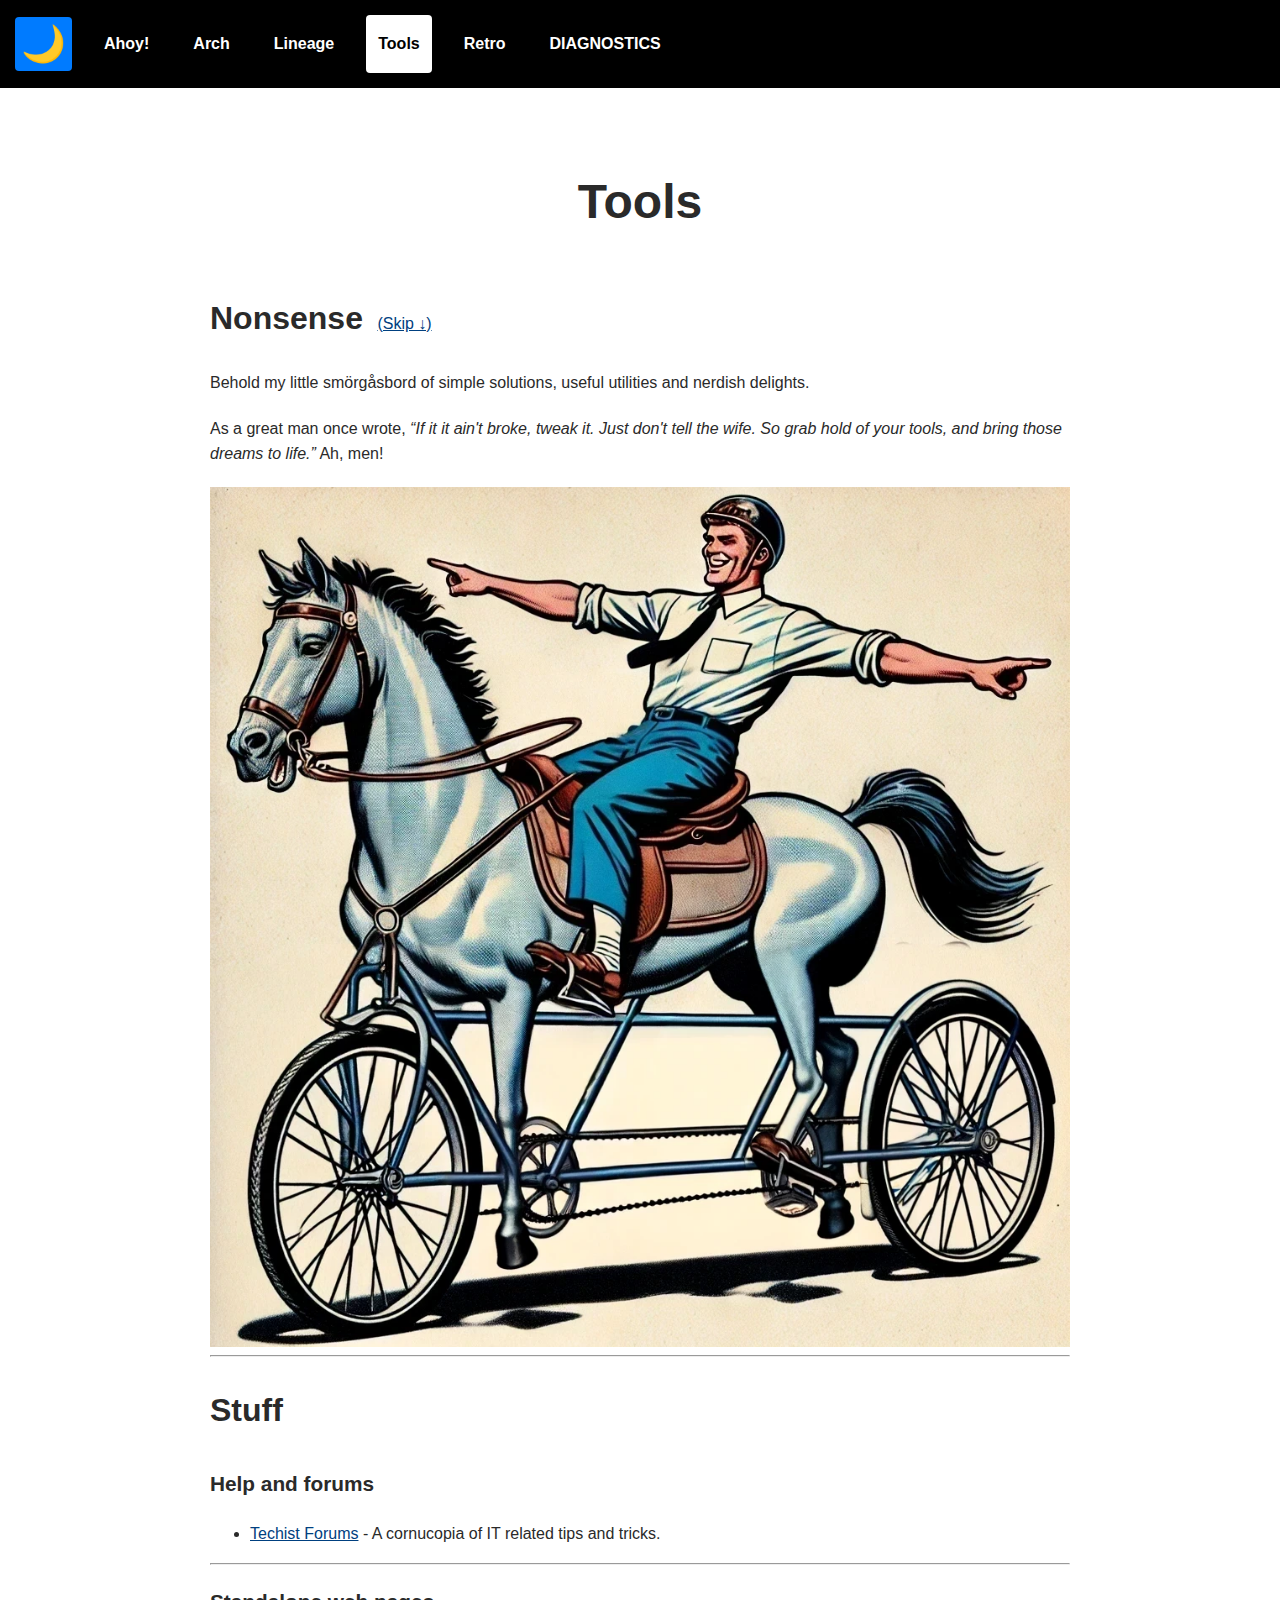
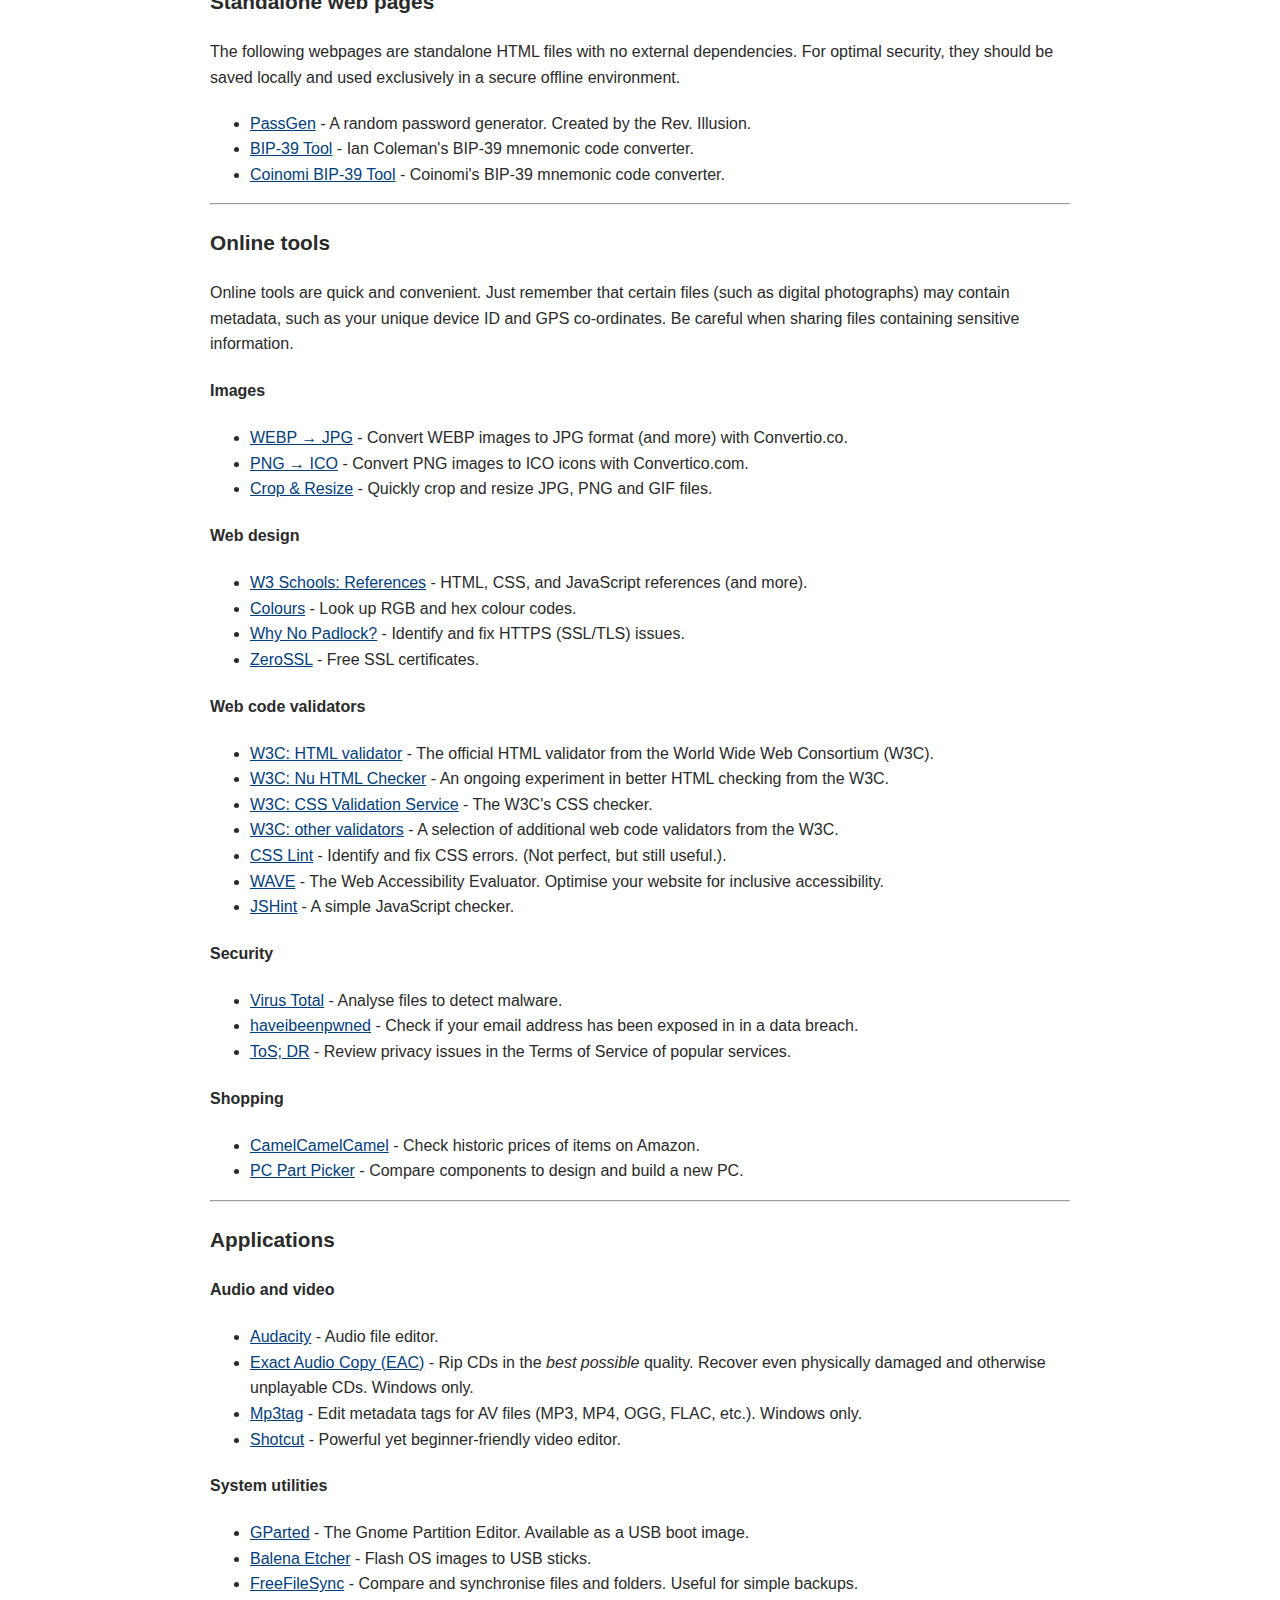
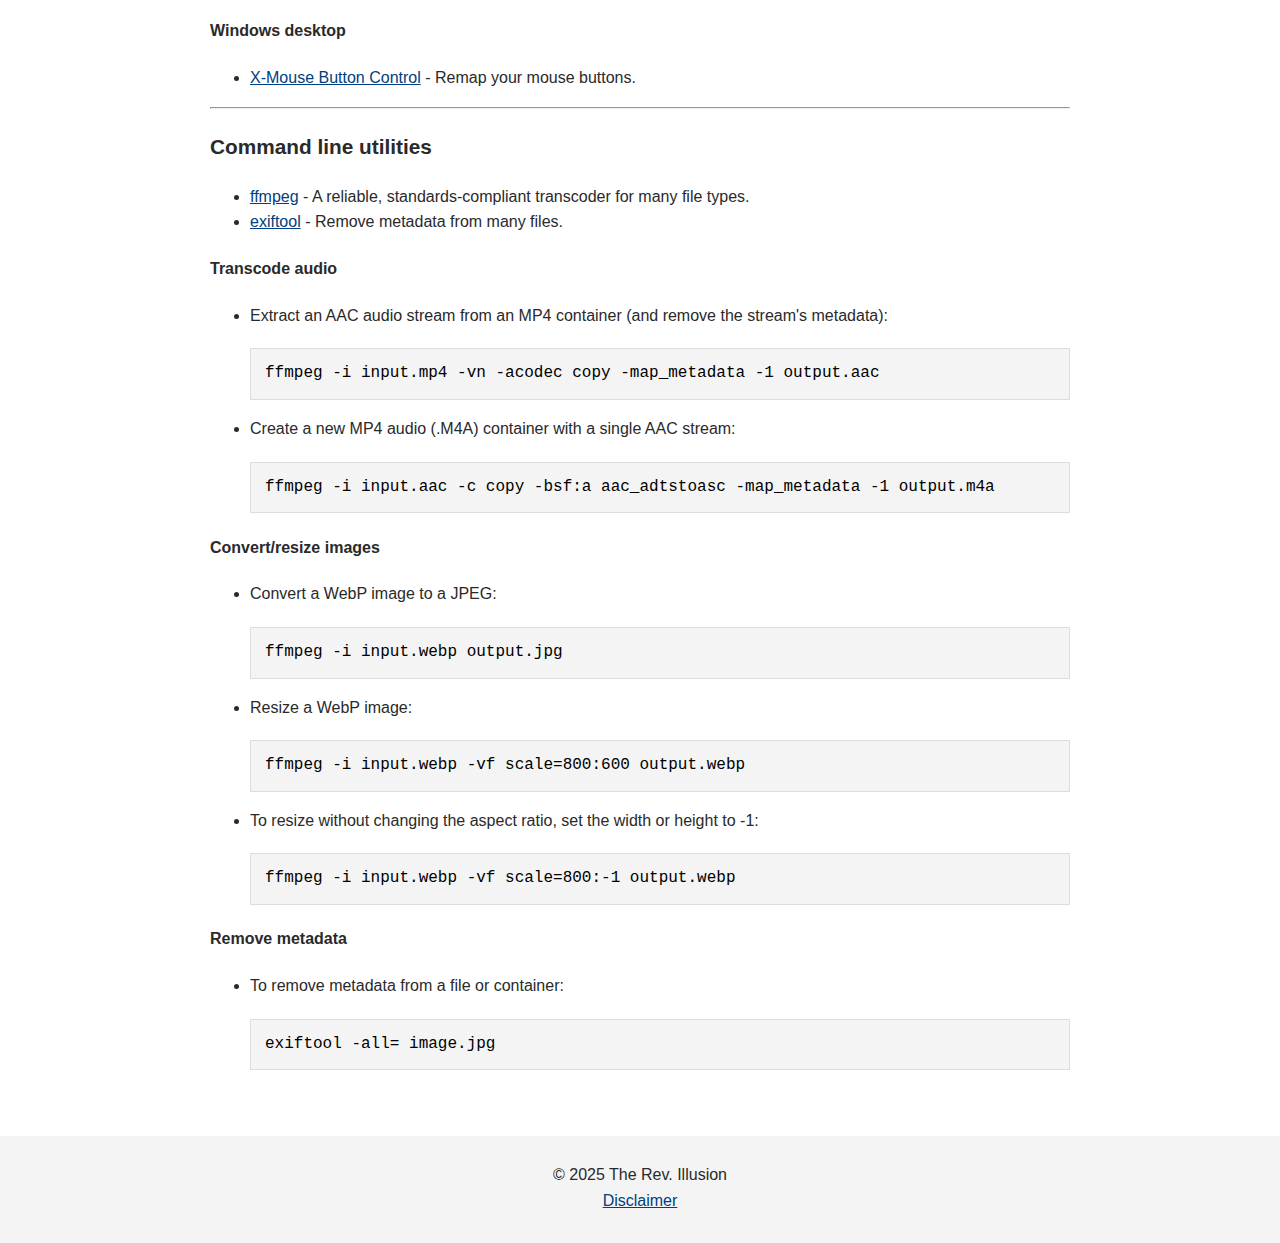
<file: tools.html>
<!DOCTYPE html>
<html lang="en-GB">
<head>
    <meta charset="UTF-8">
    <meta name="viewport" content="width=device-width, initial-scale=1.0">
    <meta name="description" content="A selection of simple tools and utilities. Quickly convert images, generate passwords, remove EXIF metadata, look up RGB colours, write USB images, partition drives, and much more!">
    <meta name="author" content="The Rev. Illusion">
    <title>Tools</title>
    
    <link rel="icon" href="favicon/favicon.ico" type="image/x-icon">
    <link rel="icon" href="favicon/favicon-512.png" sizes="512x512" type="image/png">
    <link rel="icon" href="favicon/favicon-192.png" sizes="192x192" type="image/png">

	<!-- Hide the theme-toggle button if JavaScript is disabled. -->
	<noscript>
		<style>
			#theme-toggle { display: none; }
		</style>
	</noscript>

    <!-- Add this script before loading the CSS -->
    <script>
        (function() {
            try {
                const storedTheme = localStorage.getItem('dark');
                if (storedTheme === '1') {
                    document.documentElement.setAttribute('data-theme', 'dark');
                }
            } catch (e) {
                console.error('Error accessing localStorage', e);
            }
        })();
    </script>

    <link rel="stylesheet" href="styles.css">
</head>
<body>

    <header>
        <a href="#nonsense" class="skip-link">Skip to content</a>
        <nav aria-label="Main navigation">
			<button id="theme-toggle"> </button> <!-- Text and ARIA label added by JavaScript -->
            <a href="index.html">Ahoy!</a>
            <a href="arch.html">Arch</a>
            <a href="lineage.html">Lineage</a>
            <a href="tools.html" aria-current="page" class="active">Tools</a>
            <a href="retro.html">Retro</a>
            <a href="diagnostics.html">DIAGNOSTICS</a>
        </nav>
    </header>

    <main id="main-content">
        <h1>Tools</h1>

        <section>
            <h2 id="nonsense">Nonsense</h2>
            <a href="#stuff" aria-label="Skip to useful content">(Skip &darr;)</a>

            <p>Behold my little <span lang="sv">smörgåsbord</span> of simple solutions, useful utilities and nerdish delights.</p>
            <p>As a great man once wrote, <q>If it it ain't broke, tweak it. Just don't tell the wife. So grab hold of your tools, and bring those dreams to life.</q> Ah, men!</p>

            <picture>
                <source srcset="images_main/tools-512.webp" media="(max-width: 600px)" type="image/webp">
                <source srcset="images_main/tools-1024.webp" media="(min-width: 601px)" type="image/webp">
                <img src="images_main/tools.jpg" alt="Man with arms outstretched grins while riding a horse that pedals a tandem bicycle." width="1024" height="1024" class="responsive-image">
            </picture>

        </section>

<hr>


        <section id="stuff">
            <h2>Stuff</h2>
         
         <h3>Help and forums</h3>
         
         <ul>
            <li><a href="https://www.techist.com/forums/" target="_blank" rel="noopener noreferrer nofollow">Techist Forums</a> - A cornucopia of IT related tips and tricks.</li>
		</ul>

<hr>

	    <h3>Standalone web pages</h3>
            <p>The following webpages are standalone HTML files with no external dependencies. For optimal security, they should be
            saved locally and used exclusively in a secure offline environment.</p>
           
            <ul>
            <li><a href="standalone/PassGen.html" target="_blank" rel="noopener noreferrer">PassGen</a> - A random password generator. Created by the Rev. Illusion.</li>
            <li><a href="https://iancoleman.io/bip39/" target="_blank" rel="noopener noreferrer">BIP-39 Tool</a> - Ian Coleman's BIP-39 mnemonic code converter.</li>
			<li><a href="https://coinomi.github.io/tools/bip39/" target="_blank" rel="noopener noreferrer">Coinomi BIP-39 Tool</a> - Coinomi's BIP-39 mnemonic code converter.</li>
			</ul>
<hr>
		<h3>Online tools</h3>

		<p>Online tools are quick and convenient. Just remember that certain files (such as digital photographs) may contain metadata, such as your unique
		device ID and GPS co-ordinates. Be careful when sharing files containing sensitive information.</p>

	    <h4>Images</h4>
		<ul>
			<li><a href="https://convertio.co/webp-jpg/" target="_blank" rel="noopener noreferrer nofollow">WEBP &rarr; JPG</a> - Convert WEBP images to JPG format (and more) with Convertio.co.</li>
			<li><a href="https://convertico.com/" target="_blank" rel="noopener noreferrer nofollow">PNG &rarr; ICO</a> - Convert PNG images to ICO icons with Convertico.com.</li>
			<li><a href="https://www.iloveimg.com/" target="_blank" rel="noopener noreferrer nofollow">Crop &amp; Resize</a> - Quickly crop and resize JPG, PNG and GIF files.</li>
		</ul>

		<h4>Web design</h4>
		<ul>
			<li><a href="https://www.w3schools.com/references/index.php" target="_blank" rel="noopener noreferrer">W3 Schools: References</a> - HTML, CSS, and JavaScript references (and more).</li>
			<li><a href="https://htmlcolorcodes.com/" target="_blank" rel="noopener noreferrer">Colours</a> - Look up RGB and hex colour codes.</li>
			<li><a href="https://www.whynopadlock.com/" target="_blank" rel="noopener noreferrer">Why No Padlock?</a> - Identify and fix HTTPS (SSL/TLS) issues.</li>
			<li><a href="https://zerossl.com/" target="_blank" rel="noopener noreferrer">ZeroSSL</a> - Free SSL certificates.</li>
		</ul>


		<h4>Web code validators</h4>
		<ul>
			<li><a href="https://validator.w3.org/" target="_blank" rel="noopener noreferrer">W3C: HTML validator</a> - The official HTML validator from the World Wide Web Consortium (W3C).</li>
			<li><a href="https://validator.w3.org/nu/" target="_blank" rel="noopener noreferrer">W3C: Nu HTML Checker</a> - An ongoing experiment in better HTML checking from the W3C.</li>
			<li><a href="https://jigsaw.w3.org/css-validator/" target="_blank" rel="noopener noreferrer">W3C: CSS Validation Service</a> - The W3C's CSS checker.</li>
			<li><a href="https://www.w3.org/developers/tools/" target="_blank" rel="noopener noreferrer">W3C: other validators</a> - A selection of additional web code validators from the W3C.</li>
			<li><a href="https://csslint.net/" target="_blank" rel="noopener noreferrer">CSS Lint</a> - Identify and fix CSS errors. (Not perfect, but still useful.).</li>
			<li><a href="https://wave.webaim.org/" target="_blank" rel="noopener noreferrer">WAVE</a> - The Web Accessibility Evaluator. Optimise your website for inclusive accessibility.</li>
			<li><a href="https://jshint.com/" target="_blank" rel="noopener noreferrer">JSHint</a> - A simple JavaScript checker.</li>

		</ul>
		
		<h4>Security</h4>
		<ul>
			<li><a href="https://www.virustotal.com/" target="_blank" rel="noopener noreferrer">Virus Total</a> - Analyse files to detect malware.</li>
			<li><a href="https://haveibeenpwned.com/" target="_blank" rel="noopener noreferrer">haveibeenpwned</a> - Check if your email address has been exposed in in a data breach.</li>
			<li><a href="https://tosdr.org/" target="_blank" rel="noopener noreferrer">ToS; DR</a> - Review privacy issues in the Terms of Service of popular services.</li>
		</ul>
		
		
		<h4>Shopping</h4>
		<ul>
			<li><a href="https://uk.camelcamelcamel.com/" target="_blank" rel="noopener noreferrer">CamelCamelCamel</a> - Check historic prices of items on Amazon.</li>
			<li><a href="https://uk.pcpartpicker.com/" target="_blank" rel="noopener noreferrer">PC Part Picker</a> - Compare components to design and build a new PC.</li>
		</ul>
		
		
<hr>
		<h3>Applications</h3>
		
		<h4>Audio and video</h4>

		<ul>
			<li><a href="https://www.audacityteam.org/" rel="noopener noreferrer">Audacity</a> - Audio file editor.</li>
			<li><a href="https://www.exactaudiocopy.de/" rel="noopener noreferrer">Exact Audio Copy (EAC)</a> - Rip CDs in the <em>best possible</em> quality.
			Recover even physically damaged and otherwise unplayable CDs. Windows only.</li>
			<li><a href="https://www.mp3tag.de/en/" rel="noopener noreferrer">Mp3tag</a> - Edit metadata tags for AV files (MP3, MP4, OGG, FLAC, etc.). Windows only.</li>
			<li><a href="https://www.shotcut.org/" rel="noopener noreferrer">Shotcut</a> - Powerful yet beginner-friendly video editor.</li>
		</ul>
		
		<h4>System utilities</h4>
		<ul>
			<li><a href="https://gparted.org/" rel="noopener noreferrer">GParted</a> - The Gnome Partition Editor. Available as a USB boot image.</li>
			<li><a href="https://www.balena.io/etcher" rel="noopener noreferrer">Balena Etcher</a> - Flash OS images to USB sticks.</li>
			<li><a href="https://freefilesync.org/" rel="noopener noreferrer">FreeFileSync</a> - Compare and synchronise files and folders. Useful for simple backups.</li>
		</ul>

		<h4>Windows desktop</h4>
		
		<ul>
			<li><a href="https://www.highrez.co.uk/downloads/xmousebuttoncontrol.htm" rel="noopener noreferrer">X-Mouse Button Control</a> -
			Remap your mouse buttons.</li>
		</ul>

<hr>

		<h3>Command line utilities</h3>
		<Ul>
		<li><a href="https://www.ffmpeg.org/" rel="noopener noreferrer">ffmpeg</a> - A reliable, standards-compliant transcoder for many file types.</li>
		<li><a href="https://exiftool.org/" rel="noopener noreferrer">exiftool</a> - Remove metadata from many files.</li>
		</Ul>

		<h4>Transcode audio</h4>

				<ul><li><p>Extract an AAC audio stream from an MP4 container (and remove the stream's metadata):</p>
				<pre><code>ffmpeg -i input.mp4 -vn -acodec copy -map_metadata -1 output.aac</code></pre></li></ul>
		
				<ul><li><p>Create a new MP4 audio (.M4A) container with a single AAC stream:</p>
				<pre><code>ffmpeg -i input.aac -c copy -bsf:a aac_adtstoasc -map_metadata -1 output.m4a</code></pre></li></ul>

		<h4>Convert/resize images</h4>

				<ul><li><p>Convert a WebP image to a JPEG:</p>
				<pre><code>ffmpeg -i input.webp output.jpg</code></pre></li></ul>

				<ul><li><p>Resize a WebP image:</p>
				<pre><code>ffmpeg -i input.webp -vf scale=800:600 output.webp</code></pre></li></ul>
				
				<ul><li><p>To resize without changing the aspect ratio, set the width or height to -1:</p>
				<pre><code>ffmpeg -i input.webp -vf scale=800:-1 output.webp</code></pre></li></ul>
				
		<h4>Remove metadata</h4>

				<ul><li><p>To remove metadata from a file or container:</p>
				<pre><code>exiftool -all= image.jpg</code></pre></li></ul>


        </section>

    </main>

    <footer>
        <p>&copy; 2025 The Rev. Illusion<br><a href="index.html#disclaimer">Disclaimer</a></p>
    </footer>

    <script src="theme-toggle.js"></script>

</body>
</html>
</file>
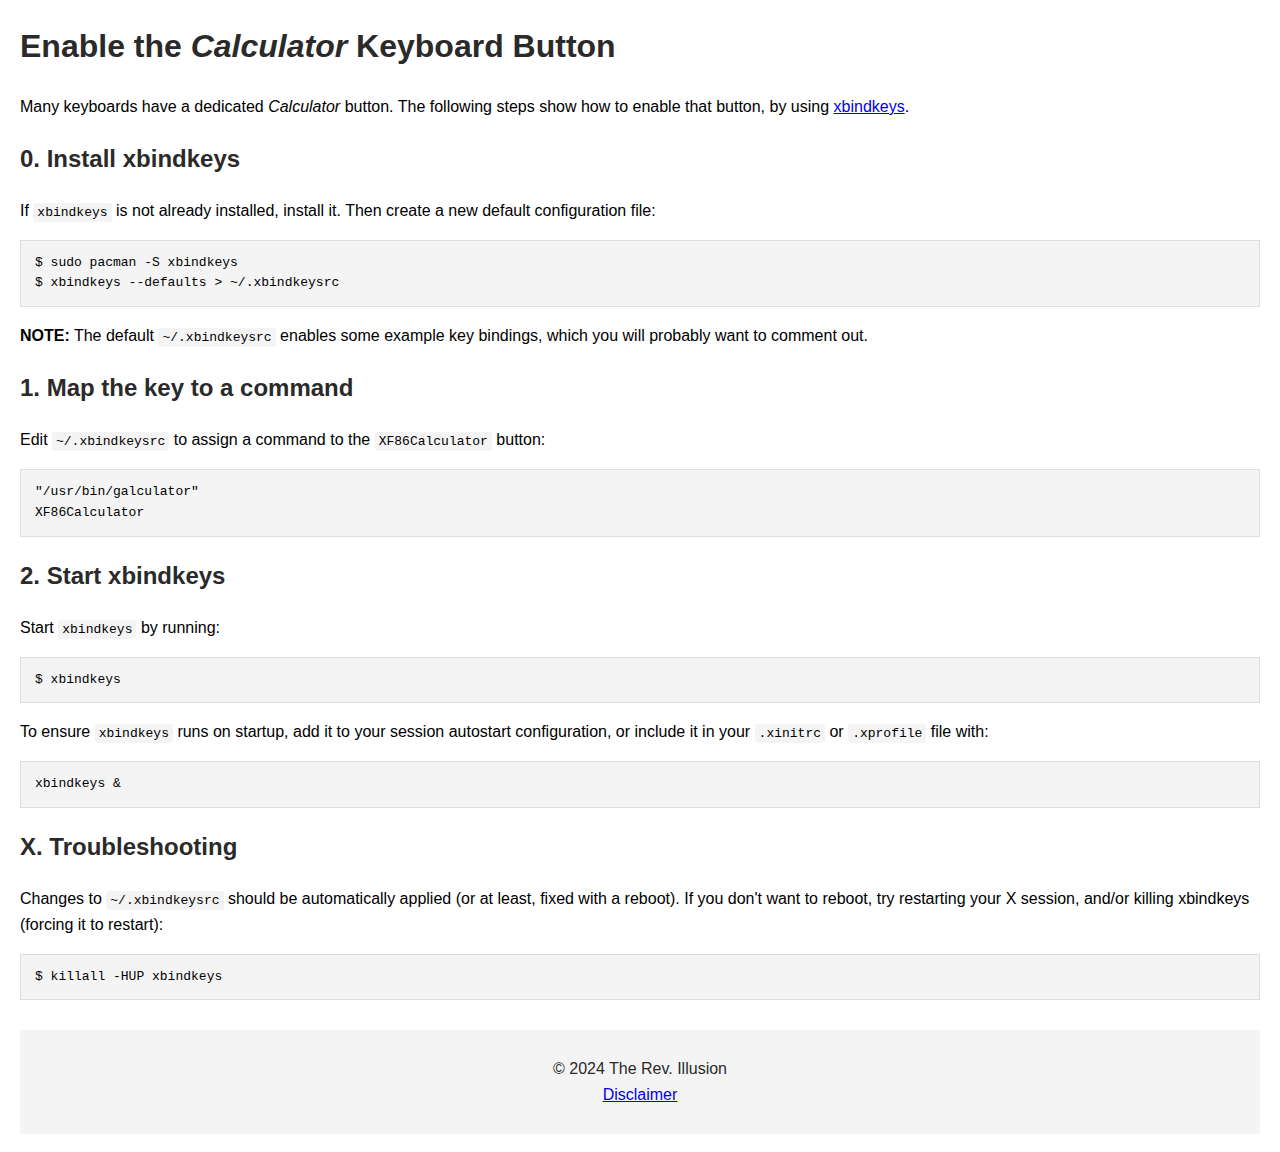
<file: guides/arch-keyboard-calc.html>
<!DOCTYPE html>
<html lang="en-GB">
<head>
    <meta charset="UTF-8">
    <meta name="viewport" content="width=device-width, initial-scale=1.0">
    <meta name="description" content="Enable the Calculator keyboard button in Arch Linux">
    <meta name="author" content="The Rev. Illusion">
    <title>Calculator Button</title>

    <link rel="icon" href="../favicon/favicon.ico" type="image/x-icon">
    <link rel="icon" href="../favicon/favicon-512.png" sizes="512x512" type="image/png">
    <link rel="icon" href="../favicon/favicon-192.png" sizes="192x192" type="image/png">
    <link rel="stylesheet" href="guides.css">
</head>
<body>
    <main>
        <h1>Enable the <em>Calculator</em> Keyboard Button</h1>
        <p>Many keyboards have a dedicated <em>Calculator</em> button. The following steps show how to enable that button, by using 
           <a href="https://wiki.archlinux.org/title/Xbindkeys" target="_blank" rel="noopener noreferrer">xbindkeys</a>.
        </p>

        <h2>0. Install xbindkeys</h2>
        <p>If <code>xbindkeys</code> is not already installed, install it. Then create a new default configuration file:</p>
        <pre><code>$ sudo pacman -S xbindkeys
$ xbindkeys --defaults &gt; ~/.xbindkeysrc
</code></pre>
        <p><strong>NOTE:</strong> The default <code>~/.xbindkeysrc</code> enables some example key bindings, which you will probably want to comment out.</p>

        <h2>1. Map the key to a command</h2>
        <p>Edit <code>~/.xbindkeysrc</code> to assign a command to the <code>XF86Calculator</code> button:</p>
        <pre><code>"/usr/bin/galculator"
XF86Calculator
</code></pre>

        <h2>2. Start xbindkeys</h2>
        <p>Start <code>xbindkeys</code> by running:</p>
        <pre><code>$ xbindkeys
</code></pre>
        <p>To ensure <code>xbindkeys</code> runs on startup, add it to your session autostart configuration, or include it in your <code>.xinitrc</code> or <code>.xprofile</code> file with:</p>
        <pre><code>xbindkeys &
</code></pre>

        <h2>X. Troubleshooting</h2>
        <p>Changes to <code>~/.xbindkeysrc</code> should be automatically applied (or at least, fixed with a reboot). If you don't want to reboot, try restarting your X session, and/or killing xbindkeys (forcing it to restart):</p>
        <pre><code>$ killall -HUP xbindkeys
</code></pre>
    </main>

    <footer>
        <p>&copy; 2024 The Rev. Illusion<br><a href="../index.html#disclaimer">Disclaimer</a></p>
    </footer>
</body>
</html>
</file>
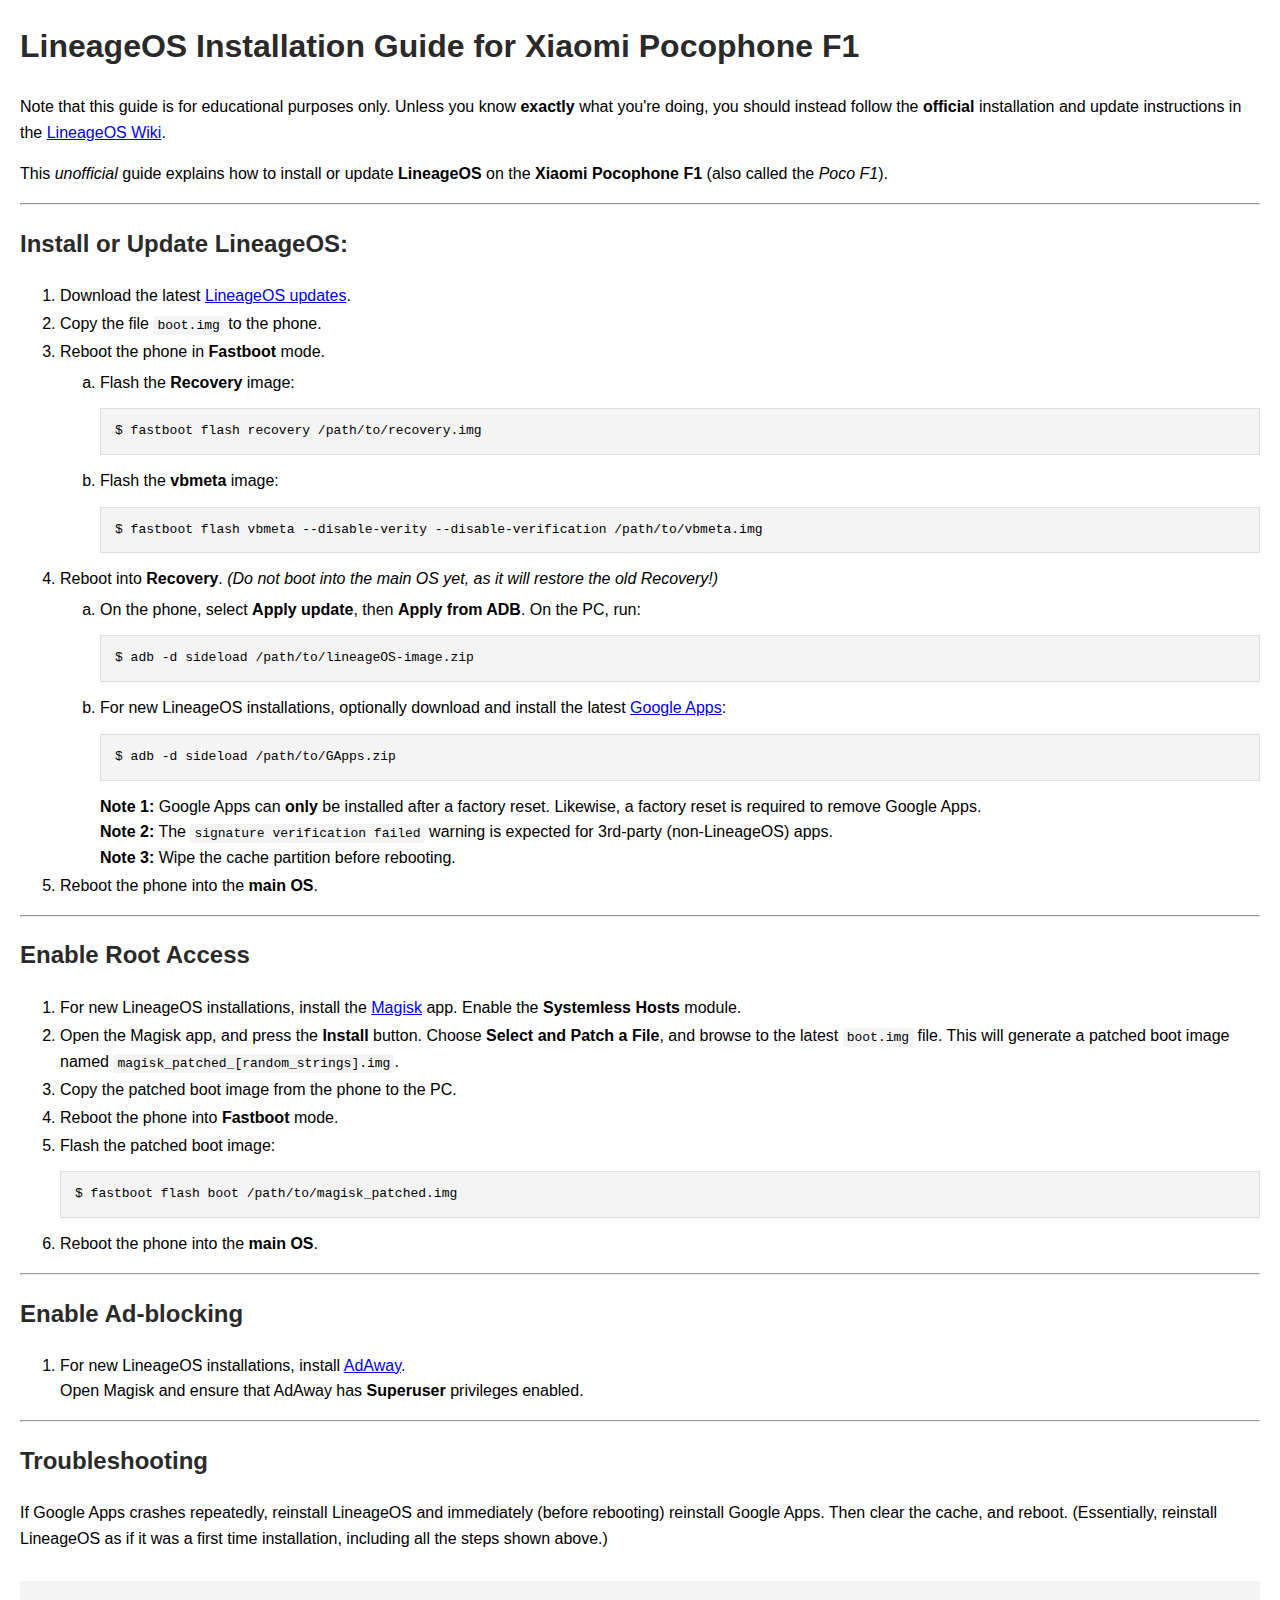
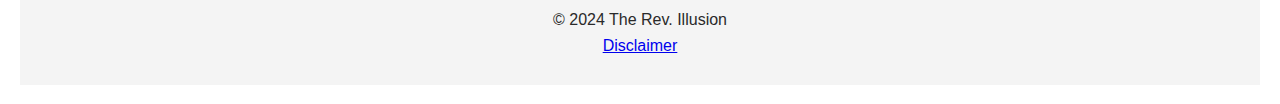
<file: guides/lineage-install.html>
<!DOCTYPE html>
<html lang="en-GB">
<head>
    <meta charset="UTF-8">
    <meta name="viewport" content="width=device-width, initial-scale=1.0">
    <meta name="description" content="Guide to install or update LineageOS on Xiaomi Pocophone F1. Enable root with Magisk. Enable ad-blocking with AdAway.">
    <meta name="author" content="The Rev. Illusion">
    <title>Install LineageOS</title>

    <link rel="icon" href="../favicon/favicon.ico" type="image/x-icon">
    <link rel="icon" href="../favicon/favicon-512.png" sizes="512x512" type="image/png">
    <link rel="icon" href="../favicon/favicon-192.png" sizes="192x192" type="image/png">

    <link rel="stylesheet" href="guides.css">
</head>
<body>
    <header>
        <h1>LineageOS Installation Guide for Xiaomi Pocophone F1</h1>
    </header>

    <main>

	<p>Note that this guide is for educational purposes only. Unless you know <strong>exactly</strong> what you're doing, you should instead follow the <strong>official</strong> installation and update instructions in the <a href="https://wiki.lineageos.org/devices/beryllium/" target="_blank" rel="noopener noreferrer">LineageOS Wiki</a>.</p>
	<p>This <em>unofficial</em> guide explains how to install or update <strong>LineageOS</strong> on the <strong>Xiaomi Pocophone F1</strong> (also called the <em>Poco F1</em>).</p>

<hr>

        <h2>Install or Update LineageOS:</h2>
        <ol>
            <li>Download the latest <a href="https://download.lineageos.org/beryllium" target="_blank" rel="noopener noreferrer">LineageOS updates</a>.</li>

            <li>Copy the file <code>boot.img</code> to the phone.</li>

            <li>Reboot the phone in <strong>Fastboot</strong> mode.
                <ol>
                    <li>Flash the <strong>Recovery</strong> image:
                        <pre><code>$ fastboot flash recovery /path/to/recovery.img</code></pre>
                    </li>
                    <li>Flash the <strong>vbmeta</strong> image:
                        <pre><code>$ fastboot flash vbmeta --disable-verity --disable-verification /path/to/vbmeta.img</code></pre>
                    </li>
                </ol>
            </li>

            <li>Reboot into <strong>Recovery</strong>. <em>(Do not boot into the main OS yet, as it will restore the old Recovery!)</em>
                <ol>
                    <li>On the phone, select <strong>Apply update</strong>, then <strong>Apply from ADB</strong>. On the PC, run:
                        <pre><code>$ adb -d sideload /path/to/lineageOS-image.zip</code></pre>
                    </li>
                    <li>For new LineageOS installations, optionally download and install the latest <a href="https://wiki.lineageos.org/gapps/" target="_blank" rel="noopener noreferrer">Google Apps</a>:
                        <pre><code>$ adb -d sideload /path/to/GApps.zip</code></pre>
						<strong>Note 1:</strong> Google Apps can <strong>only</strong> be installed after a factory reset. Likewise, a factory reset is required to remove Google Apps.<br>
						<strong>Note 2:</strong> The <code>signature verification failed</code> warning is expected for 3rd-party (non-LineageOS) apps.<br>
						<strong>Note 3:</strong> Wipe the cache partition before rebooting.
                    </li>

                </ol>
            </li>
            <li>Reboot the phone into the <strong>main OS</strong>.</li>
        </ol>

<hr>

        <h2>Enable Root Access</h2>
        <ol>
            <li>For new LineageOS installations, install the <a href="https://github.com/topjohnwu/Magisk" target="_blank" rel="noopener noreferrer">Magisk</a> app. Enable the <strong>Systemless Hosts</strong> module.</li>
            <li>Open the Magisk app, and press the <strong>Install</strong> button. Choose <strong>Select and Patch a File</strong>, and browse to the latest <code>boot.img</code> file. This will generate a patched boot image named <code>magisk_patched_[random_strings].img</code>.</li>
            <li>Copy the patched boot image from the phone to the PC.</li>
            <li>Reboot the phone into <strong>Fastboot</strong> mode.</li>
            <li>Flash the patched boot image:
                <pre><code>$ fastboot flash boot /path/to/magisk_patched.img</code></pre>
            </li>
            <li>Reboot the phone into the <strong>main OS</strong>.</li>
        </ol>

<hr>

        <h2>Enable Ad-blocking</h2>
        <ol>
            <li>For new LineageOS installations, install <a href="https://adaway.org/" target="_blank" rel="noopener noreferrer">AdAway</a>.<br> Open Magisk and ensure that AdAway has <strong>Superuser</strong> privileges enabled.</li>
        </ol>

<hr>

        <h2>Troubleshooting</h2>
        <p>If Google Apps crashes repeatedly, reinstall LineageOS and immediately (before rebooting) reinstall Google Apps. Then clear the cache, and reboot. (Essentially, reinstall LineageOS as if it was a first time installation, including all the steps shown above.)</p>

    </main>

    <footer>
        <p>&copy; 2024 The Rev. Illusion<br><a href="../index.html#disclaimer">Disclaimer</a></p>
    </footer>
</body>
</html>
</file>
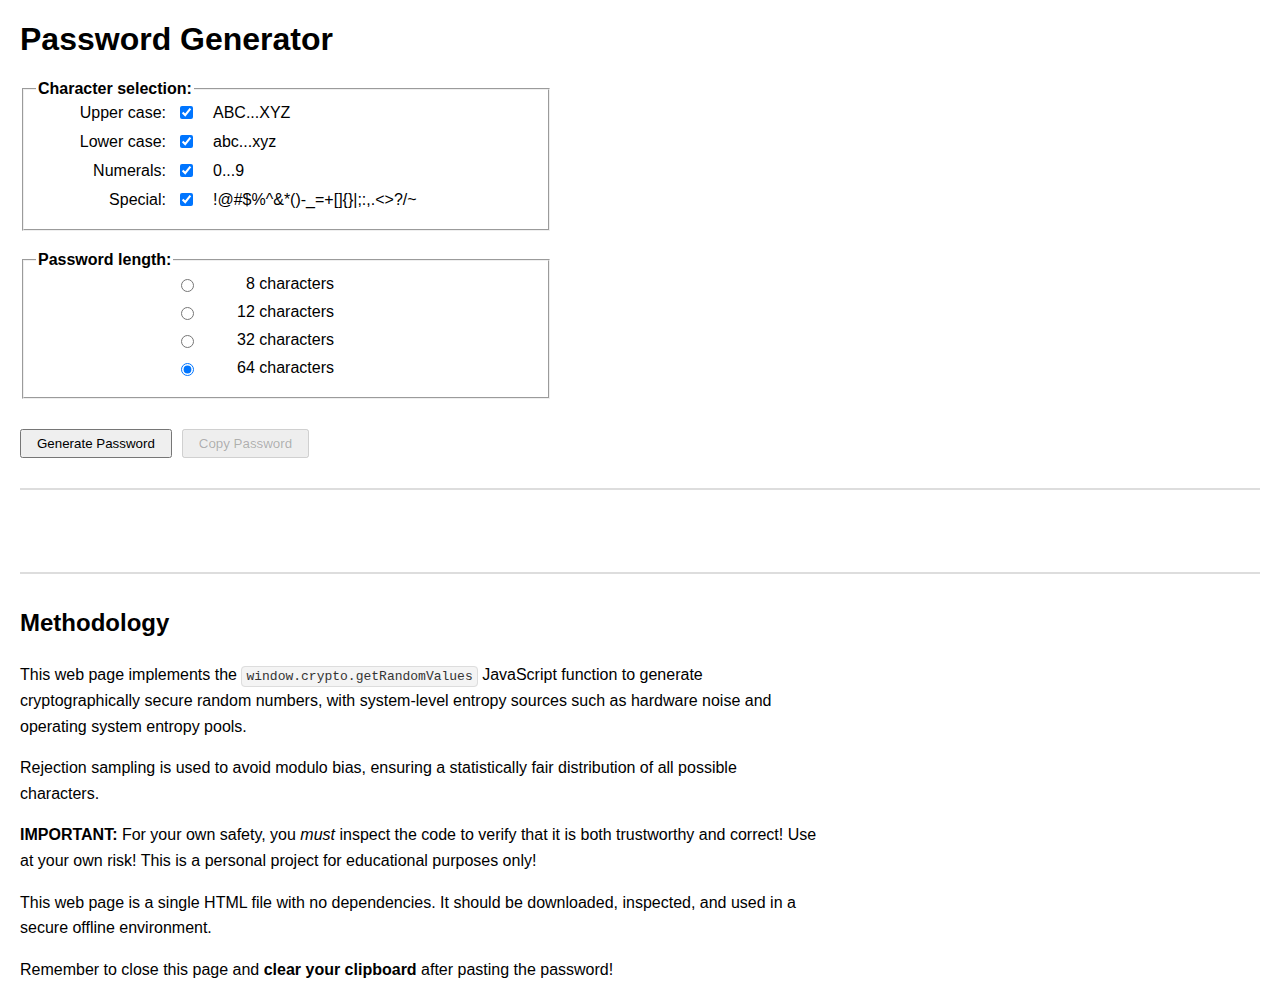
<file: standalone/PassGen.html>
<!DOCTYPE html>
<html lang="en">
<head>
    <meta charset="UTF-8">
    <meta name="description" content="A cryptographically secure random password generator intended for offline use.">
    <meta name="author" content="The Rev. Illusion">
    
    <!-- Adapt page width according to screen size for mobile-friendly layout: -->
    <meta name="viewport" content="width=device-width, initial-scale=1.0">

	<!-- Do NOT allow this page to access external content. Allow in-line CSS and JavaScript: -->
	<meta http-equiv="Content-Security-Policy" content="default-src 'self'; script-src 'self' 'unsafe-inline'; style-src 'self' 'unsafe-inline';">

    <!-- Do NOT send referrer data to external sites -->
    <meta name="referrer" content="no-referrer">

	<title>Password Generator</title>
	
    <style>
        body {
            font-family: sans-serif;
            margin: 20px;
        }

        .input-group {
            margin-bottom: 10px;
            display: flex;
            align-items: center;
        }

        code {
            font-family: monospace;
            background-color: #f4f4f4;
            color: #333;
            padding: 2px 4px;
            border-radius: 4px; /* Rounded corners */
            border: 1px solid #ddd;
        }

        li {
            margin-bottom: 10px;
        }

        label {
            width: 200px;
            margin-right: 10px;
            text-align: right;
        }
        
        input[type="checkbox"],
        input[type="radio"] {
            margin-right: 10px;
        }
        button {
            margin-top: 10px;
            padding: 5px 15px;
            cursor: pointer;
        }
        #password {
            line-height: 1.2;
            font-weight: bold;
            font-family: monospace;
            font-size: 1.4em;
        }
        .charset-info {
            margin-left: 10px;
            color: #000000;
        }
        .button-group {
            display: flex;
            gap: 10px;
        }
        hr {
            margin: 30px 0;
            border: none;
            border-top: 2px solid #ddd;
        }
        .summary {
            max-width: 800px;
            line-height: 1.6;
        }

        .fieldset-group {
            width: 500px;
            margin-bottom: 20px;
        }

		/* Add left padding to radio buttons for alignment */
		.fieldset-group input[type="radio"] {
			margin-left: 145px;
		}

        .input-group label {
            width: 130px; /* Used for tick boxes */
            margin-right: 10px;
            text-align: right;
        }

    </style>
</head>

<body>
	
	<header>
        <h1>Password Generator</h1>
    </header>
    
	<main>
		
    <fieldset class="fieldset-group">
		<legend><b>Character selection:</b></legend>
		<div class="input-group">
			<label for="uppercase">Upper case:</label>
			<input type="checkbox" id="uppercase" checked onclick="toggleLabelColor('uppercase', 'uppercaseChars')" aria-describedby="uppercaseChars">
			<span id="uppercaseChars" class="charset-info">ABC...XYZ</span>
		</div>
		<div class="input-group">
			<label for="lowercase">Lower case:</label>
			<input type="checkbox" id="lowercase" checked onclick="toggleLabelColor('lowercase', 'lowercaseChars')" aria-describedby="lowercaseChars">
			<span id="lowercaseChars" class="charset-info">abc...xyz</span>
		</div>
		<div class="input-group">
			<label for="numbers">Numerals:</label>
			<input type="checkbox" id="numbers" checked onclick="toggleLabelColor('numbers', 'numberChars')" aria-describedby="numberChars">
			<span id="numberChars" class="charset-info">0...9</span>
		</div>
		<div class="input-group">
			<label for="special">Special:</label>
			<input type="checkbox" id="special" checked onclick="toggleLabelColor('special', 'specialChars')" aria-describedby="specialChars">
			<span id="specialChars" class="charset-info">!@#$%^&amp;*()-_=+[]{}|;:,.&lt;&gt;?/~</span>
		</div>
    </fieldset>
    
	<fieldset class="fieldset-group">
		<legend><b>Password length:</b></legend>
		<div class="input-group">
			<input type="radio" name="length" id="length8" value="8">
			<label for="length8">8 characters</label>
		</div>
		<div class="input-group">
			<input type="radio" name="length" id="length12" value="12">
			<label for="length12">12 characters</label>
		</div>
		<div class="input-group">
			<input type="radio" name="length" id="length32" value="32">
			<label for="length32">32 characters</label>
		</div>
		<div class="input-group">
			<input type="radio" name="length" id="length64" value="64" checked>
			<label for="length64">64 characters</label>
		</div>
	</fieldset>

    
    <div class="button-group">
        <button onclick="generatePassword()">Generate Password</button>
        <button id="copyButton" onclick="copyPassword()" disabled>Copy Password</button>
    </div>

<hr>

    <p id="password" role="status" aria-live="polite" tabindex="0">&nbsp;</p>

    <hr>

    <div class="summary">
        <h2>Methodology</h2>

        <p>This web page implements the <code>window.crypto.getRandomValues</code> JavaScript function to generate cryptographically secure random numbers, with system-level entropy sources such as hardware noise and operating system entropy pools.</p>
        <p>Rejection sampling is used to avoid modulo bias, ensuring a statistically fair distribution of all possible characters.</p>

		<p><strong>IMPORTANT:</strong> For your own safety, you <em>must</em> inspect the code to verify that it is both trustworthy and correct! Use at your own risk! This is a personal project for educational purposes only!</p>
        <p>This web page is a single HTML file with no dependencies. It should be downloaded, inspected, and used in a secure offline environment.</p>
        <p>Remember to close this page and <strong>clear your clipboard</strong> after pasting the password!</p>

    </div>
    </main>
    
    <script>
        // Function to get a random integer within a specified range; using rejection sampling to avoid modulo bias.
        function getRandomInt(max) {
            const rand = new Uint32Array(1);
            const limit = Math.floor(0x100000000 / max) * max;
            let randomNumber;

            do {
                window.crypto.getRandomValues(rand);
                randomNumber = rand[0];
            } while (randomNumber >= limit);

            return randomNumber % max;
        }

		function toggleLabelColor(checkboxId, labelId) {
			const labelElement = document.getElementById(labelId);
			labelElement.style.color = document.getElementById(checkboxId).checked ? '#000000' : '#666666';
		}

        function generatePassword() {
            // Check if window.crypto.getRandomValues is supported
            if (!window.crypto || !window.crypto.getRandomValues) {
                document.getElementById('password').innerText = 'This browser does not support the window.crypto.getRandomValues JavaScript function.';
                document.getElementById('copyButton').disabled = true; // Disable the Copy Password button
                return;
            }

            // Build the character set based on selected options
            let charset = '';
            if (document.getElementById('uppercase').checked) charset += 'ABCDEFGHIJKLMNOPQRSTUVWXYZ';
            if (document.getElementById('lowercase').checked) charset += 'abcdefghijklmnopqrstuvwxyz';
            if (document.getElementById('numbers').checked) charset += '0123456789';
            if (document.getElementById('special').checked) charset += "!@#$%^&*()-_=+[]{}|;:,.<>?/~";

            // Alert if no character set is selected
            if (!charset) {
                document.getElementById('password').innerText = 'Please select at least one character set.';
                document.getElementById('copyButton').disabled = true; // Disable the Copy Password button
                return;
            }

            // Determine the length from the selected radio button
            const length = parseInt(document.querySelector('input[name="length"]:checked').value);

            // Generate the password using the selected character set
            let password = '';
            for (let i = 0; i < length; i++) {
                const randomIndex = getRandomInt(charset.length);
                password += charset[randomIndex];
            }

            // Display the generated password
            document.getElementById('password').innerText = password;

            // Enable the "Copy Password" button
            document.getElementById('copyButton').disabled = false;
        }

		function copyPassword() {
			const password = document.getElementById('password').innerText;
			if (navigator.clipboard && navigator.clipboard.writeText) {
				navigator.clipboard.writeText(password).then(() => {
					alert('Password copied to clipboard!');
				}).catch(err => {
					alert('CLIPBOARD ERROR: Failed to copy password. Please copy it manually.');
				});
			} else {
				alert('CLIPBOARD ERROR: Failed to copy password. Please copy it manually.');
			}
		}

        // Initial setup on page load
        document.addEventListener('DOMContentLoaded', () => {
            toggleLabelColor('uppercase', 'uppercaseChars');
            toggleLabelColor('lowercase', 'lowercaseChars');
            toggleLabelColor('numbers', 'numberChars');
            toggleLabelColor('special', 'specialChars');

            // Ensure "Copy Password" button is disabled on page load
            document.getElementById('copyButton').disabled = true;
        });
    </script>

</body>
</html>
</file>
<file: guides/guides.css>
/* Base styles for guides */
body {
    font-family: sans-serif;
    line-height: 1.6;
    margin: 20px;
/*    max-width: 900px; */
    padding: 0;
}

/* Outer list with Arabic numerals */
ol {
    list-style-type: decimal;
}

/* First-level nested list with lower-case letters */
ol ol {
    list-style-type: lower-alpha;
}

/* Increase space between top-level ordered list items */
ol > li {
    margin-bottom: 0.15em;
}

/* Add extra space above the first item of any nested ordered list */
ol ol > li:first-child {
    margin-top: 0.3em;
}

/* Text colors */
h1, h2 {
    color: #2a2a2a;
}

p {
    margin-bottom: 1em;
}

/* Code styling with pure black text for higher contrast */
code {
    font-family: monospace;
    background: #f4f4f4;
    color: #000000; /* Pure black for higher contrast */
    padding: 2px 4px;
    border-radius: 3px;
}

pre {
    background: #f4f4f4;
    padding: 10px;
    border: 1px solid #ddd;
    overflow-x: auto;
}

pre code {
    display: block;
    color: #000000; /* Pure black for higher contrast */
}

/* Footer styling */
footer {
    padding: 10px;
    text-align: center;
    background-color: #f4f4f4;
    color: #2a2a2a;
    margin-top: 30px;
}

/* Apply box-sizing globally */
* {
    box-sizing: border-box;
}

/* Ensure HTML5 elements display correctly in older browsers */
header, section, main, footer {
    display: block;
}

/* Simple fallback for focus styles to support keyboard navigation */
a:focus, button:focus, input:focus {
    outline: 2px solid #000; /* Black focus outline for visibility */
}

/* Media Queries for small screens */
@media (max-width: 600px) {
    body {
        margin: 10px;
        max-width: 100%;
    }

    h1, h2 {
        font-size: 1.8em;
    }
}
</file>
<file: styles.css>
/* =============================== */
/* === 1. RESET AND BOX-SIZING === */
/* =============================== */

/* Apply box-sizing globally */
* {
    box-sizing: border-box;
}

/* Ensure HTML5 elements display correctly in older browsers */
header, section, main, footer {
    display: block;
}

/* =================================== */
/* === 2. DARK THEME CSS VARIABLES === */
/* =================================== */

/* This CSS uses hard-coded/in-line colours for the default "light theme", for
 * basic compatibility when JavaScript and/or CSS variables are not supported.
 *
 * The theme-toggle button is only visible when JavaScript is enabled.
 * If "dark theme" is selected, a LocalStorage entry sets the data-theme to "dark".
 * If "light theme" is re-selected, the LocalStorage entry is deleted.
 * 
 * DEFAULT LIGHT THEME:

:root {
    --bg-color: #fff;
    --text-color: #2a2a2a;

    --link-color: #004080;
    --link-hover: #0056b3;
    --link-focus: #000;
    --link-focus-outline: #80d8ff;

    --nav-bg-color: #000;
    --nav-text-color: #fff;
    --nav-link-hover-color: #ff56b3;
    --nav-link-focus-color: #80d8ff;
    --nav-link-focus-outline: #80d8ff;
    
    --footer-bg-color: #f4f4f4;
    --border-color: #ddd;
    
    --code-bg-color: #000;
    --code-text-color: #f4f4f4;
    --pre-bg-color: #f4f4f4;
    --pre-text-color: #000;
    --input-bg-color: #f4f4f4;
    --input-text-color: #000;
    
    --details-bg-color: #f5f5f5;
    --details-text-color: #2a2a2a;
    --details-not-summary-bg-color: #f5f5f5;
    --details-not-summary-text-color: #333333;

    --button-bg-color: #007bff;
    --button-color: #fff;
    --button-hover-bg-color: #0056b3;
    --button-focus-bg-color: #0056b3;
    --button-focus-outline-color: #000;

    --theme-button-bg-color: #007bff;
    --theme-button-color: #fff;
    --theme-button-hover-bg-color: #0056b3;
    --theme-button-focus-bg-color: #0056b3;

	--table-heading-bg-color: #f5f5f5;


} */

/* Dark theme variables*/
[data-theme="dark"] {
    --bg-color: #1e1e1e;
    --text-color: #e0e0e0;

    --link-color: #80d8ff;
    --link-hover: #a3e0ff;
    --link-focus: #80d8ff;
    --link-focus-outline: #80d8ff;

    --nav-bg-color: #333;
    --nav-text-color: #e0e0e0;
    --nav-link-hover-color: #ff56b3;
    --nav-link-focus-color: #80d8ff;
    --nav-link-focus-outline: #80d8ff;

    --footer-bg-color: #333;
    --border-color: #444;
    
    --code-bg-color: #2b2b2b;
    --code-text-color: #e0e0e0;
    --pre-bg-color: #2b2b2b;
    --pre-text-color: #e0e0e0;
    --input-bg-color: #2b2b2b;
    --input-text-color: #e0e0e0;
    
    --details-bg-color: #2b2b2b;
    --details-text-color: #e0e0e0;
    --details-not-summary-bg-color: #2b2b2b;
    --details-not-summary-text-color: #e0e0e0;

    --button-bg-color: #444;
    --button-color: #e0e0e0;
    --button-hover-bg-color: #555;
    --button-focus-bg-color: #555;
    --button-focus-outline-color: #80d8ff;

    --theme-button-bg-color: #444;
    --theme-button-color: #e0e0e0;
    --theme-button-hover-bg-color: #555;
    --theme-button-focus-bg-color: #555;
    
    --table-heading-bg-color: #2b2b2b;
}

/* ========================= */
/* === 3. PAGE STRUCTURE === */
/* ========================= */

html {
    font-size: 16px; /* Default font size -- can use em and rem units for scaling */
}

body {
    font-family: sans-serif;
    line-height: 1.6;
    margin: 0;
    padding: 0;
    background-color: #fff;
    color: #2a2a2a;
}
[data-theme="dark"] body {
    background-color: var(--bg-color);
    color: var(--text-color);
}

main {
    max-width: 900px;
    text-align: left;
    padding: 20px;
    margin: 0 auto;
    margin-top: 100px;
}

main.gallery-page {
    max-width: none; /* Removes the 900px limit */
    width: auto; /* Allows natural width */
    display: flex;
    flex-direction: column;
    align-items: center; /* Keeps content centered */
}



footer {
    padding: 10px;
    text-align: center;
    margin-top: 30px;
    background-color: #f4f4f4;
}

[data-theme="dark"] footer {
    background-color: var(--footer-bg-color);
}

/* ======================== */
/* === 4. MAIN ELEMENTS === */
/* ======================== */

.highlight {
	font-weight: bold;
}

a {
    color: #004080;
}

[data-theme="dark"] a {
    color: var(--link-color);
}

a:hover {
    text-decoration: underline;
    color: #0074d9;
}

[data-theme="dark"] a:hover {
    color: var(--link-hover);
}

a:focus {
    text-decoration: underline;
    outline-offset: 2px;
    outline: 2px solid;
    outline-color: #000;
}

[data-theme="dark"] a:focus {
	outline-color: var(--link-focus);
}

/* When a local anchor link is clicked, scroll up a bit to prevent the nav bar obscuring the top of the linked section */
[id] {
    scroll-margin-top: 96px; /* Approx height of nav bar */
}

img {
    max-width: 100%; /* fit width */
    height: auto; /* maintain aspect ratio */
    display: block; /* block element (not in-line for responsive design) */
}

.image-gallery img {
    width: auto;
    height: auto;
    display: block;
}

.image-gallery {
    display: flex;
    flex-direction: column; /* Stack images vertically */
    gap: 250px; /* Adds spacing between images */
    margin-bottom: 175px;
    margin-top: 110px;
    align-items:center;
}

h1 { /* Main page title (Ahoy!, Arch, Lineage, etc.) */
    text-align: center;
    font-size: 3rem;
    margin-top: 2.75rem;
    color: #2a2a2a;
}

[data-theme="dark"] h1 {
    color: var(--text-color);
}

h2 { /* NONSENSE and STUFF headings */
    display: inline-block; /* Allows the visible "Skip" link next to "Nonsense" h2 header. */
    margin: 20px 10px 10px 0px;
    font-size: 2rem;
}

h2 + a { /* The visible "Skip" link next to the "Nonsense" h2 header */
    font-size: 1rem;
}

h3 {
	font-size: 1.3rem;
}


p {
    margin-bottom: 20px;
    font-size: 1rem;
}

q {
    font-style: italic;
}

code {
    font-family: monospace;
    padding: 2px 4px;
    border-radius: 3px;
    background: #f4f4f4;
    color: #000;
}

[data-theme="dark"] code {
    background: var(--code-bg-color);
    color: var(--code-text-color);
}

pre {
    padding: 10px;
    overflow-x: auto;
    border: 1px solid;
    border-color: #ddd;
	background: #f4f4f4;
    color: #000;
}

[data-theme="dark"] pre {
    border-color: var(--border-color);
    background: var(--pre-bg-color);
	color: var(--pre-text-color);
}

pre code {
    display: block;
}

ul, ol {
    list-style-position: outside;
}

ol.spaced-list li,
ul.spaced-list li {
    margin-bottom: 10px;
}

ol li span.bullet-label,
ul li span.bullet-label {
    font-weight: bold;
    margin-right: 0.5em;
}

ol li span.bullet-label-caps,
ul li span.bullet-label-caps {
	text-transform: uppercase;
    font-weight: bold;
    margin-right: 0.5em;
    
}

/* ================= */
/* === 5. TABLES === */
/* ================= */

table {
    border-collapse: collapse;
    margin: 20px 10px;
}

/* Make the caption (table title) invisible, but available to screen-readers */
table caption {
    position: absolute;
    left: -999px;
    top: -999px;
    width: 1px;
    height: 1px;
    overflow: hidden;
    white-space: nowrap;
}

th, td {
    padding: 4px 20px 4px 10px;
    text-align: left;
    border: 1px solid;
    border-color: #ddd;
}

[data-theme="dark"] th, td {
	border-color: var(--border-color);
}

th {
	font-weight: normal;
    background-color: #f5f5f5;
}

[data-theme="dark"] th {
	background-color: var(--table-heading-bg-color);
}

/* ========================== */
/* === 6. NAVIGATION MENU === */
/* ========================== */

nav {
	position: fixed;       /* Fixes the nav bar to the viewport */
    top: 0;                /* Positions it at the top of the viewport */
    left: 0;               /* Positions it at the left edge */
    width: 100%;           /* Ensures the nav bar spans the full width */
    padding: 10px 15px;
    display: flex;
    flex-wrap: nowrap;		/* Don't wrap nav bar to multiple rows; use horizontal scrolling */
    align-items: center;
	justify-content: flex-start;	/* left-align nav bar items */
    z-index: 1000;
    white-space: nowrap;   /* Prevent wrapping of links */
    overflow-x: auto;      /* Allow horizontal scrolling */
    background-color: #000;
}

[data-theme="dark"] nav {
	background-color: var(--nav-bg-color);
}

nav a {
    text-decoration: none;
    font-weight: bold;
    display: inline-block;
	border-radius: 4px;
    white-space: nowrap; /* Prevent individual link text from wrapping */
    margin: 5px 10px; /* space between links */
    padding: 16px 12px; /* Padding required for ARIA min touch area: 48x48 */
	color: #fff;
}

[data-theme="dark"] nav a {
	color: var(--nav-text-color);
}

nav a:hover {
    text-decoration: underline;
    color: #ff56b3;
}

[data-theme="dark"] nav a:hover {
    color: var(--nav-link-hover-color);
}

nav a:focus {
	outline-offset: 2px;
	outline: 2px solid;
	outline-color: #80d8ff;
}

[data-theme="dark"] nav a:focus {
	outline-color: var(--nav-link-focus-outline);
}

/* Invert colours on active nav link */
nav a.active {
    color: #000;
    background-color: #fff;
}

[data-theme="dark"] nav a.active {
    color: var(--nav-bg-color);
    background-color: var(--nav-text-color);
}

/* =========================== */
/* === 7. FORMS AND INPUTS === */
/* =========================== */

input[type="text"],
textarea {
    padding: 8px;
    border-radius: 4px;
    width: 100%;
    margin-right: 10px;
    border: 1px solid;
    border-color: #ddd;
    background-color: #f4f4f4;
    color: #000;
}

[data-theme="dark"] input[type="text"],
[data-theme="dark"] textarea {
    border-color: var(--border-color);
    background-color: var(--input-bg-color);
    color: var(--input-text-color);
}

input[type="checkbox"],
input[type="radio"] {
    margin-right: 10px;
    border: 1px solid;
    border-color: #ddd;
    background-color: #fff;
    color: #2a2a2a;
}

[data-theme="dark"] input[type="checkbox"],
[data-theme="dark"] input[type="radio"] {
    border-color: var(--border-color);
    background-color: var(--bg-color);
    color: var(--text-color);
}

input:focus,
textarea:focus,
input[type="radio"]:focus,
input[type="checkbox"]:focus {
    outline-offset: 2px;
    outline: 2px solid;
    outline-color: #80d8ff;
}

[data-theme="dark"] input:focus,
[data-theme="dark"] textarea:focus,
input[type="radio"]:focus,
input[type="checkbox"]:focus {
    outline-color: var(--link-focus-outline);
}

/* ================== */
/* === 8. BUTTONS === */
/* ================== */

/* Default button styles */
button {
    padding: 10px 20px;
    border: none;
    border-radius: 4px;
    cursor: pointer;
    background-color: #007bff;
    color: #fff;
}

[data-theme="dark"] button {
    background-color: var(--button-bg-color);
    color: var(--button-color);
}

button:hover { /* inherit default text color from button */
    background-color: #0056b3;
}
[data-theme="dark"] button:hover {
    background-color: var(--button-hover-bg-color);
}

button:focus { /* inherit default text color from button */
	outline-offset: 2px;
    outline: 2px solid;
    outline-color: #000;
    background-color: #0056b3;
}
[data-theme="dark"] button:focus {
    outline-color: var(--button-focus-outline-color);
    background-color: var(--button-focus-bg-color);
}

/* Styles for the Toggle button */
nav button#theme-toggle {
    cursor: pointer;             /* Button can be clicked with mouse */
    margin: 0 10px 0 0;          /* Only extra space to right */
    padding: 6px;
    font-size: 2.25rem;
    background-color: #007bff;
    color: #fff;
}

/* Theme-toggle button looks the same in dark theme! */
/* [data-theme="dark"] nav button#theme-toggle { } */

nav button#theme-toggle:hover {
    background-color: #0056b3;
}

/* Theme-toggle button hover looks the same in dark theme */
/* [data-theme="dark"] nav button#theme-toggle:hover { } */

nav button#theme-toggle:focus {
    outline-offset: 2px;
    outline: 2px solid;
    outline-color: #80d8ff;    
	background-color: #0056b3;
}

[data-theme="dark"] button#theme-toggle:focus {
    outline-color: var(--nav-link-focus-outline);
 }

/* ===================== */
/* === 9. SKIP LINKS === */
/* ===================== */

.skip-link { 
    position: absolute;
    left: -999px; /* Hidden until focused */
    top: -999px;
}

.skip-link:focus {
    z-index: 100; /* Display on top of other objects... */
    border-radius: 2px;
    left: 10px;
    top: 100px;
    padding: 10px;
    background: #000;
    color: #fff;
}

/* ====================================== */
/* === 10. DETAILS & SUMMARY ELEMENTS === */
/* ====================================== */

/* Styling for <details> and <summary> for collapsible content */
details {
    margin: 20px 0;
    padding: 15px;
	border-radius: 4px;
    border: 1px solid;
    border-color: #ddd;
    background-color: #f5f5f5;    
    color: #2a2a2a;
}

[data-theme="dark"] details {
    border-color: var(--border-color);
    background-color: var(--details-bg-color);
    color: var(--details-text-color);
}

summary {
    font-weight: bold;
    cursor: pointer;
}

summary:hover,
summary:focus {
    text-decoration: underline;
    outline-offset: 2px;
    outline: 2px solid;
    outline-color: #80d8ff;
}

[data-theme="dark"] summary:hover,
[data-theme="dark"] summary:focus {
	outline-color: var(--link-focus-outline);
}

details > *:not(summary) {
    margin-top: 10px;
    border-radius: 4px;
    color: #333333;
    background-color: #f5f5f5;
}

[data-theme="dark"] details > *:not(summary) {
    color: var(--details-not-summary-text-color);
    background-color: var(--details-not-summary-bg-color);
}

/* Add spacing below clickable text when expanded */
details[open] summary {
    margin-bottom: 2rem;
}

article details ul li, article details ol li {
    margin-top: 8px;
}

/* Imitate ChatGPT's style by bolding certain text after bullet points */
article details ol li .chatgpt-bullet-heading,
article details ul li .chatgpt-bullet-heading {
    font-weight: bold;
}

article details h2 {
	font-size: 1.5rem;
}



/* =========================================== */
/* === 11. MEDIA QUERIES FOR SMALL SCREENS === */
/* =========================================== */

@media (max-width: 600px) {
    html {
        font-size: 14px; /* 16px is default for larger screens */
    }
    
    main {
        max-width: 100%; /* Use full width */
        padding: 8px; /* Reduce padding */
    }

	.skip-link:focus {
		top: 86px;
	}

    nav a {
        margin: 0 5px;
        padding: 17px 12px; /* Increase 16px padding if font-size is reduced (for accessibility). */
    }
    
    [id] {
        scroll-margin-top: 90px; /* Scroll down when opening an anchor link; allow space for nav bar */
	}
}
</file>
